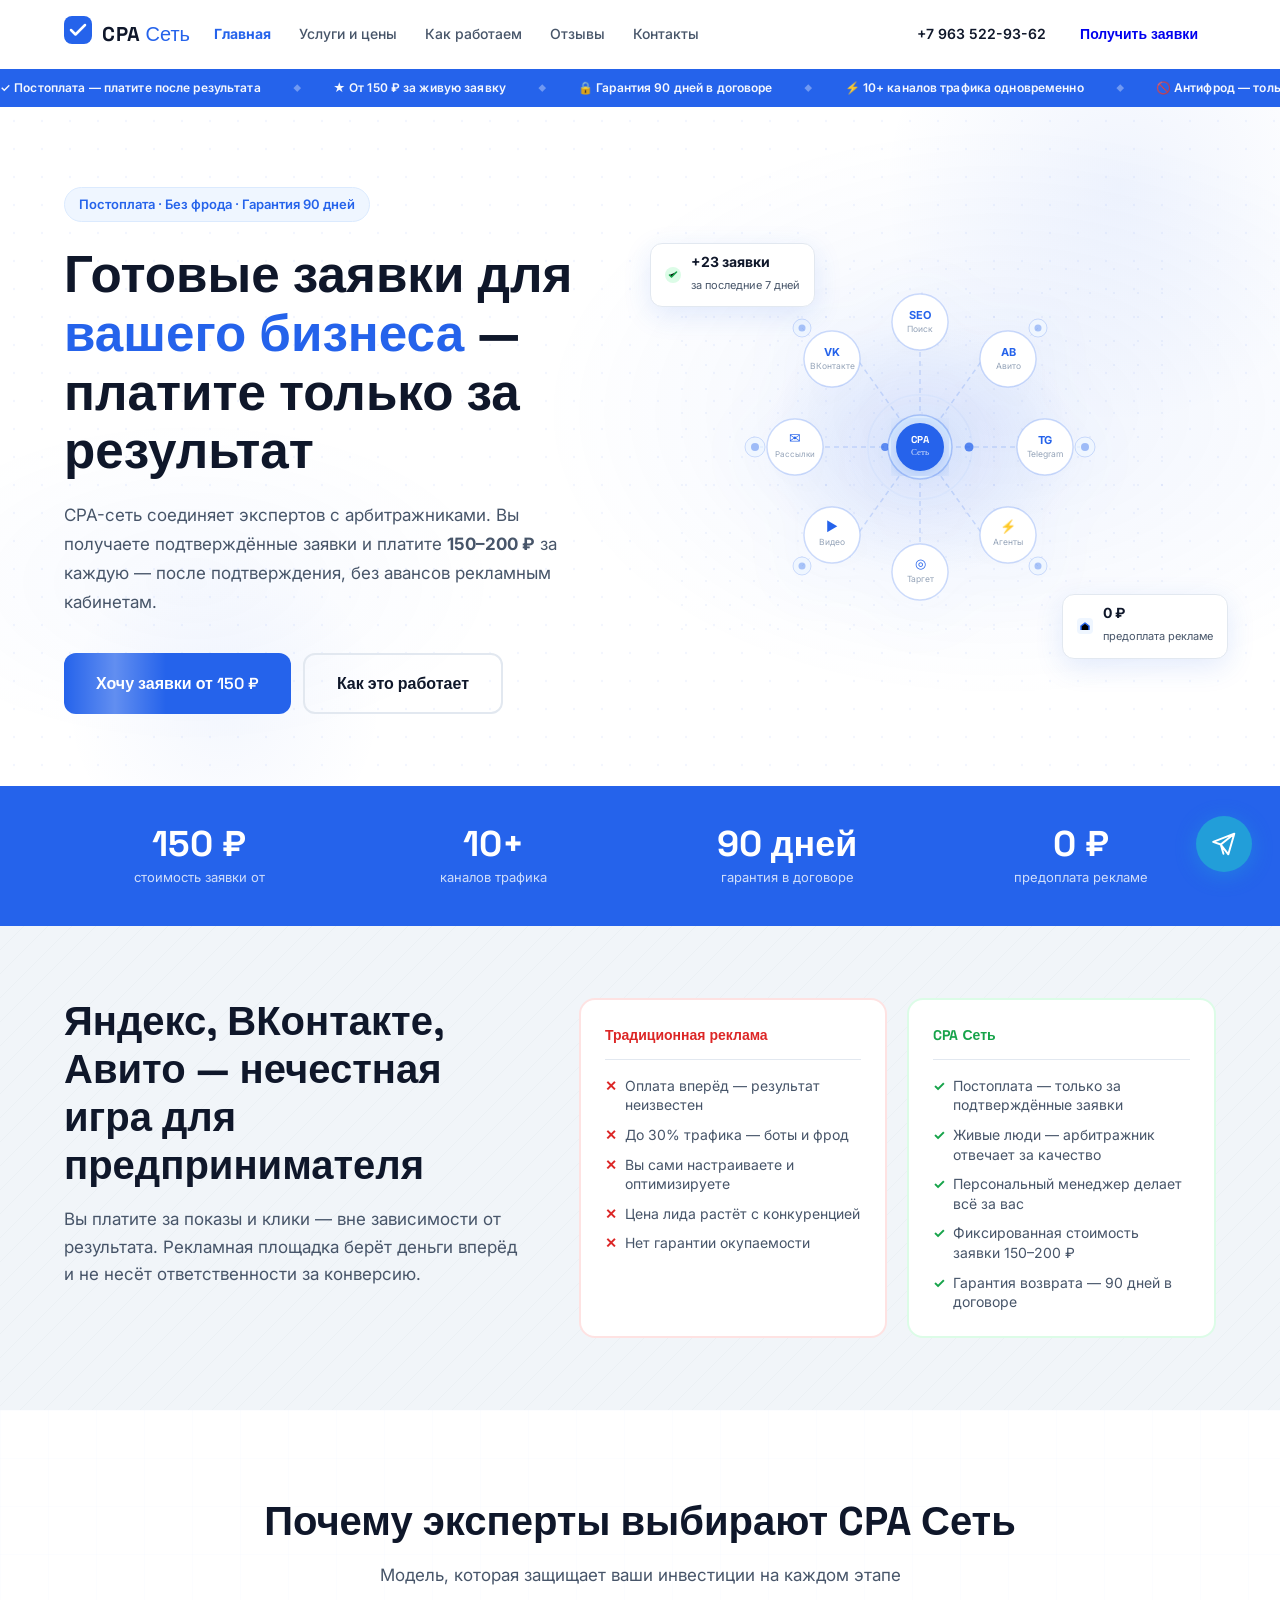
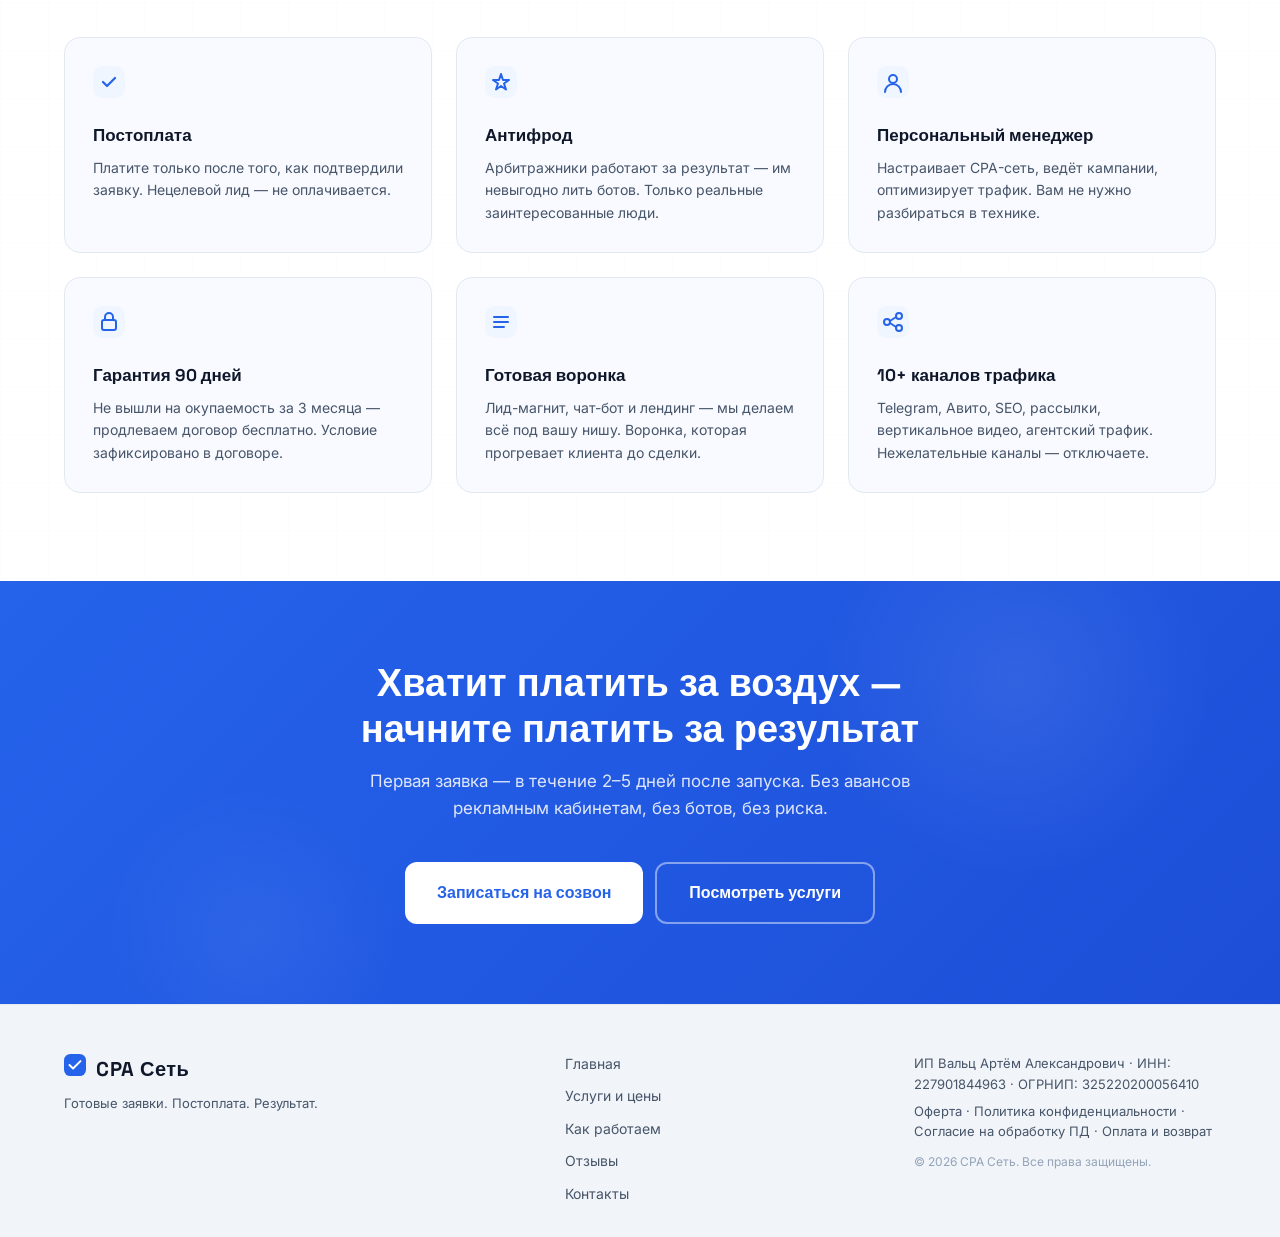
<file: index.html>
<!DOCTYPE html>
<html lang="ru">
<head>
  <meta charset="UTF-8">
  <meta name="viewport" content="width=device-width, initial-scale=1.0">
  <title>CPA Сеть — готовые заявки для экспертов. Постоплата</title>
  <meta name="description" content="CPA-сеть для экспертов-предпринимателей. Готовые заявки от 150 ₽, постоплата, гарантия 90 дней. Без авансов рекламным кабинетам, без ботов.">
  <link rel="preconnect" href="https://fonts.googleapis.com">
  <link rel="preconnect" href="https://fonts.gstatic.com" crossorigin>
  <link href="https://fonts.googleapis.com/css2?family=Inter:wght@400;500;600;700;800&family=Space+Grotesk:wght@500;600;700;800&display=swap" rel="stylesheet">
  <link rel="stylesheet" href="styles.css">
</head>
<body>

<!-- ===== HEADER ===== -->
<header class="header" id="header">
  <div class="container header__inner">
    <a href="index.html" class="logo">
      <span class="logo__icon">
        <svg width="28" height="28" viewBox="0 0 28 28" fill="none"><rect width="28" height="28" rx="8" fill="#2563EB"/><path d="M7 14l4.5 4.5L21 9" stroke="#fff" stroke-width="2.5" stroke-linecap="round" stroke-linejoin="round"/></svg>
      </span>
      <span class="logo__text">CPA<span class="logo__suffix"> Сеть</span></span>
    </a>
    <nav class="nav" id="nav">
      <a href="index.html" aria-current="page">Главная</a>
      <a href="services.html">Услуги и цены</a>
      <a href="how.html">Как работаем</a>
      <a href="reviews.html">Отзывы</a>
      <a href="contact.html">Контакты</a>
    </nav>
    <div class="header__right">
      <a href="tel:+79635229362" class="header__phone">+7 963 522-93-62</a>
      <a href="contact.html" class="btn btn--sm">Получить заявки</a>
    </div>
    <button class="burger" id="burger" aria-label="Меню">
      <span></span><span></span><span></span>
    </button>
  </div>
</header>

<!-- ===== TICKER ===== -->
<div class="ticker-wrap" aria-hidden="true">
  <div class="ticker-track">
    <div class="ticker-items" id="tickerItems">
      <span>✓&nbsp;Постоплата — платите после результата</span>
      <span class="ticker-dot">◆</span>
      <span>★&nbsp;От 150 ₽ за живую заявку</span>
      <span class="ticker-dot">◆</span>
      <span>🔒&nbsp;Гарантия 90 дней в договоре</span>
      <span class="ticker-dot">◆</span>
      <span>⚡&nbsp;10+ каналов трафика одновременно</span>
      <span class="ticker-dot">◆</span>
      <span>🚫&nbsp;Антифрод — только живые люди</span>
      <span class="ticker-dot">◆</span>
      <span>📊&nbsp;Встроенная CRM-система</span>
      <span class="ticker-dot">◆</span>
      <span>👤&nbsp;Персональный менеджер включён</span>
      <span class="ticker-dot">◆</span>
      <span>✓&nbsp;Постоплата — платите после результата</span>
      <span class="ticker-dot">◆</span>
      <span>★&nbsp;От 150 ₽ за живую заявку</span>
      <span class="ticker-dot">◆</span>
      <span>🔒&nbsp;Гарантия 90 дней в договоре</span>
      <span class="ticker-dot">◆</span>
      <span>⚡&nbsp;10+ каналов трафика одновременно</span>
      <span class="ticker-dot">◆</span>
      <span>🚫&nbsp;Антифрод — только живые люди</span>
      <span class="ticker-dot">◆</span>
      <span>📊&nbsp;Встроенная CRM-система</span>
      <span class="ticker-dot">◆</span>
      <span>👤&nbsp;Персональный менеджер включён</span>
      <span class="ticker-dot">◆</span>
    </div>
  </div>
</div>

<!-- ===== HERO ===== -->
<section class="hero" id="hero">
  <div class="container hero__inner">
    <div class="hero__content">
      <div class="hero__badge">Постоплата · Без фрода · Гарантия 90 дней</div>
      <h1 class="hero__title">Готовые заявки для<br><span class="accent">вашего бизнеса</span> —<br>платите только за результат</h1>
      <p class="hero__desc">CPA-сеть соединяет экспертов с арбитражниками. Вы получаете подтверждённые заявки и платите <strong>150–200 ₽</strong> за каждую — после подтверждения, без авансов рекламным кабинетам.</p>
      <div class="hero__cta">
        <a href="contact.html" class="btn btn--lg btn--primary">Хочу заявки от 150 ₽</a>
        <a href="how.html" class="btn btn--ghost btn--lg">Как это работает</a>
      </div>
    </div>

    <!-- ABSTRACT NETWORK ILLUSTRATION -->
    <div class="hero__art-wrap">
      <div class="hero-float hero-float--tl">
        <svg width="16" height="16" viewBox="0 0 16 16"><circle cx="8" cy="8" r="8" fill="#dcfce7"/><path d="M4.5 8l2 2 5-5" stroke="#16a34a" stroke-width="1.6" stroke-linecap="round" stroke-linejoin="round"/></svg>
        <div><strong>+23 заявки</strong><span>за последние 7 дней</span></div>
      </div>
      <div class="hero-float hero-float--br">
        <svg width="16" height="16" viewBox="0 0 16 16"><rect width="16" height="16" rx="4" fill="#eff6ff"/><path d="M4 12V8l4-3 4 3v4" stroke="#2563EB" stroke-width="1.5" stroke-linejoin="round"/></svg>
        <div><strong>0 ₽</strong><span>предоплата рекламе</span></div>
      </div>
      <!-- Network SVG -->
      <svg class="art-network" viewBox="0 0 500 380" fill="none" xmlns="http://www.w3.org/2000/svg">
        <defs>
          <pattern id="dotgrid" x="0" y="0" width="24" height="24" patternUnits="userSpaceOnUse">
            <circle cx="12" cy="12" r="1.1" fill="#2563EB" fill-opacity="0.07"/>
          </pattern>
          <radialGradient id="hubglow" cx="50%" cy="50%" r="50%">
            <stop offset="0%" stop-color="#2563EB" stop-opacity="0.13"/>
            <stop offset="100%" stop-color="#2563EB" stop-opacity="0"/>
          </radialGradient>
          <filter id="shadow-hub">
            <feDropShadow dx="0" dy="4" stdDeviation="12" flood-color="#2563EB" flood-opacity="0.35"/>
          </filter>
        </defs>

        <!-- Background dot grid -->
        <rect width="500" height="380" fill="url(#dotgrid)"/>

        <!-- Glow blob behind hub -->
        <ellipse cx="250" cy="190" rx="160" ry="130" fill="url(#hubglow)"/>

        <!-- ─── OUTER FAINT DOTS (client businesses) ─── -->
        <circle cx="415" cy="190" r="10" fill="#eff6ff" stroke="#2563EB" stroke-opacity="0.2" stroke-width="1"/>
        <circle cx="415" cy="190" r="4" fill="#2563EB" fill-opacity="0.4"/>
        <circle cx="368" cy="71" r="9" fill="#eff6ff" stroke="#2563EB" stroke-opacity="0.2" stroke-width="1"/>
        <circle cx="368" cy="71" r="3.5" fill="#2563EB" fill-opacity="0.35"/>
        <circle cx="368" cy="309" r="9" fill="#eff6ff" stroke="#2563EB" stroke-opacity="0.2" stroke-width="1"/>
        <circle cx="368" cy="309" r="3.5" fill="#2563EB" fill-opacity="0.35"/>
        <circle cx="85" cy="190" r="10" fill="#eff6ff" stroke="#2563EB" stroke-opacity="0.2" stroke-width="1"/>
        <circle cx="85" cy="190" r="4" fill="#2563EB" fill-opacity="0.4"/>
        <circle cx="132" cy="71" r="9" fill="#eff6ff" stroke="#2563EB" stroke-opacity="0.2" stroke-width="1"/>
        <circle cx="132" cy="71" r="3.5" fill="#2563EB" fill-opacity="0.35"/>
        <circle cx="132" cy="309" r="9" fill="#eff6ff" stroke="#2563EB" stroke-opacity="0.2" stroke-width="1"/>
        <circle cx="132" cy="309" r="3.5" fill="#2563EB" fill-opacity="0.35"/>

        <!-- ─── OUTER-TO-CHANNEL lines (thin, dashed) ─── -->
        <line x1="375" y1="190" x2="415" y2="190" stroke="#2563EB" stroke-opacity="0.1" stroke-width="1" stroke-dasharray="3 5"/>
        <line x1="338" y1="102" x2="368" y2="71" stroke="#2563EB" stroke-opacity="0.1" stroke-width="1" stroke-dasharray="3 5"/>
        <line x1="338" y1="278" x2="368" y2="309" stroke="#2563EB" stroke-opacity="0.1" stroke-width="1" stroke-dasharray="3 5"/>
        <line x1="125" y1="190" x2="85" y2="190" stroke="#2563EB" stroke-opacity="0.1" stroke-width="1" stroke-dasharray="3 5"/>
        <line x1="162" y1="102" x2="132" y2="71" stroke="#2563EB" stroke-opacity="0.1" stroke-width="1" stroke-dasharray="3 5"/>
        <line x1="162" y1="278" x2="132" y2="309" stroke="#2563EB" stroke-opacity="0.1" stroke-width="1" stroke-dasharray="3 5"/>

        <!-- ─── HUB-TO-CHANNEL connection lines ─── -->
        <line x1="250" y1="190" x2="345" y2="190" stroke="#2563EB" stroke-opacity="0.18" stroke-width="1.5" stroke-dasharray="5 4"/>
        <line x1="250" y1="190" x2="313" y2="102" stroke="#2563EB" stroke-opacity="0.18" stroke-width="1.5" stroke-dasharray="5 4"/>
        <line x1="250" y1="190" x2="250" y2="65" stroke="#2563EB" stroke-opacity="0.18" stroke-width="1.5" stroke-dasharray="5 4"/>
        <line x1="250" y1="190" x2="187" y2="102" stroke="#2563EB" stroke-opacity="0.18" stroke-width="1.5" stroke-dasharray="5 4"/>
        <line x1="250" y1="190" x2="155" y2="190" stroke="#2563EB" stroke-opacity="0.18" stroke-width="1.5" stroke-dasharray="5 4"/>
        <line x1="250" y1="190" x2="187" y2="278" stroke="#2563EB" stroke-opacity="0.18" stroke-width="1.5" stroke-dasharray="5 4"/>
        <line x1="250" y1="190" x2="250" y2="315" stroke="#2563EB" stroke-opacity="0.18" stroke-width="1.5" stroke-dasharray="5 4"/>
        <line x1="250" y1="190" x2="313" y2="278" stroke="#2563EB" stroke-opacity="0.18" stroke-width="1.5" stroke-dasharray="5 4"/>

        <!-- ─── CHANNEL NODES (r=28 circles) ─── -->
        <!-- Telegram (right) -->
        <circle cx="375" cy="190" r="28" fill="#fff" stroke="#2563EB" stroke-opacity="0.22" stroke-width="1.5"/>
        <text x="375" y="187" text-anchor="middle" fill="#2563EB" font-size="11" font-family="Inter" font-weight="700" letter-spacing="-0.3">TG</text>
        <text x="375" y="200" text-anchor="middle" fill="#94a3b8" font-size="8.5" font-family="Inter">Telegram</text>

        <!-- Авито (upper-right) -->
        <circle cx="338" cy="102" r="28" fill="#fff" stroke="#2563EB" stroke-opacity="0.22" stroke-width="1.5"/>
        <text x="338" y="99" text-anchor="middle" fill="#2563EB" font-size="11" font-family="Inter" font-weight="700">АВ</text>
        <text x="338" y="112" text-anchor="middle" fill="#94a3b8" font-size="8.5" font-family="Inter">Авито</text>

        <!-- SEO (top) -->
        <circle cx="250" cy="65" r="28" fill="#fff" stroke="#2563EB" stroke-opacity="0.22" stroke-width="1.5"/>
        <text x="250" y="62" text-anchor="middle" fill="#2563EB" font-size="11" font-family="Inter" font-weight="700">SEO</text>
        <text x="250" y="75" text-anchor="middle" fill="#94a3b8" font-size="8.5" font-family="Inter">Поиск</text>

        <!-- ВКонтакте (upper-left) -->
        <circle cx="162" cy="102" r="28" fill="#fff" stroke="#2563EB" stroke-opacity="0.22" stroke-width="1.5"/>
        <text x="162" y="99" text-anchor="middle" fill="#2563EB" font-size="11" font-family="Inter" font-weight="700">VK</text>
        <text x="162" y="112" text-anchor="middle" fill="#94a3b8" font-size="8.5" font-family="Inter">ВКонтакте</text>

        <!-- Рассылки (left) -->
        <circle cx="125" cy="190" r="28" fill="#fff" stroke="#2563EB" stroke-opacity="0.22" stroke-width="1.5"/>
        <text x="125" y="186" text-anchor="middle" fill="#2563EB" font-size="14" font-family="Inter">✉</text>
        <text x="125" y="200" text-anchor="middle" fill="#94a3b8" font-size="8" font-family="Inter">Рассылки</text>

        <!-- Видео (lower-left) -->
        <circle cx="162" cy="278" r="28" fill="#fff" stroke="#2563EB" stroke-opacity="0.22" stroke-width="1.5"/>
        <text x="162" y="274" text-anchor="middle" fill="#2563EB" font-size="13" font-family="Inter">▶</text>
        <text x="162" y="288" text-anchor="middle" fill="#94a3b8" font-size="8.5" font-family="Inter">Видео</text>

        <!-- Таргет (bottom) -->
        <circle cx="250" cy="315" r="28" fill="#fff" stroke="#2563EB" stroke-opacity="0.22" stroke-width="1.5"/>
        <text x="250" y="311" text-anchor="middle" fill="#2563EB" font-size="13" font-family="Inter">◎</text>
        <text x="250" y="325" text-anchor="middle" fill="#94a3b8" font-size="8.5" font-family="Inter">Таргет</text>

        <!-- Агенты (lower-right) -->
        <circle cx="338" cy="278" r="28" fill="#fff" stroke="#2563EB" stroke-opacity="0.22" stroke-width="1.5"/>
        <text x="338" y="274" text-anchor="middle" fill="#2563EB" font-size="13" font-family="Inter">⚡</text>
        <text x="338" y="288" text-anchor="middle" fill="#94a3b8" font-size="8.5" font-family="Inter">Агенты</text>

        <!-- ─── ANIMATED FLOW DOTS ─── -->
        <circle r="4.5" fill="#2563EB" fill-opacity="0.75">
          <animateMotion dur="3s" repeatCount="indefinite" path="M250,190 L347,190"/>
        </circle>
        <circle r="4" fill="#2563EB" fill-opacity="0.65">
          <animateMotion dur="3.4s" repeatCount="indefinite" begin="0.7s" path="M250,190 L315,104"/>
        </circle>
        <circle r="4" fill="#2563EB" fill-opacity="0.6">
          <animateMotion dur="2.8s" repeatCount="indefinite" begin="1.4s" path="M250,190 L250,67"/>
        </circle>
        <circle r="4" fill="#2563EB" fill-opacity="0.7">
          <animateMotion dur="3.1s" repeatCount="indefinite" begin="0.4s" path="M250,190 L153,190"/>
        </circle>
        <circle r="4" fill="#2563EB" fill-opacity="0.65">
          <animateMotion dur="3.6s" repeatCount="indefinite" begin="1.9s" path="M250,190 L315,276"/>
        </circle>

        <!-- ─── CENTER HUB with pulse rings ─── -->
        <circle cx="250" cy="190" r="58" fill="none" stroke="#2563EB" stroke-opacity="0.05" stroke-width="1.5">
          <animate attributeName="r" values="58;72;58" dur="3.5s" repeatCount="indefinite"/>
          <animate attributeName="stroke-opacity" values="0.05;0;0.05" dur="3.5s" repeatCount="indefinite"/>
        </circle>
        <circle cx="250" cy="190" r="44" fill="none" stroke="#2563EB" stroke-opacity="0.09" stroke-width="1.5">
          <animate attributeName="r" values="44;58;44" dur="3.5s" begin="0.5s" repeatCount="indefinite"/>
          <animate attributeName="stroke-opacity" values="0.09;0;0.09" dur="3.5s" begin="0.5s" repeatCount="indefinite"/>
        </circle>
        <circle cx="250" cy="190" r="32" fill="#dbeafe" stroke="#2563EB" stroke-opacity="0.3" stroke-width="1.5"/>
        <circle cx="250" cy="190" r="24" fill="#2563EB" filter="url(#shadow-hub)"/>
        <text x="250" y="186" text-anchor="middle" fill="#fff" font-size="10" font-family="Space Grotesk" font-weight="800" letter-spacing="0.3">CPA</text>
        <text x="250" y="198" text-anchor="middle" fill="rgba(255,255,255,0.82)" font-size="9" font-family="Space Grotesk">Сеть</text>
      </svg>
    </div>
  </div>
</section>

<!-- ===== METRICS BAR ===== -->
<div class="metrics-bar">
  <div class="container metrics-bar__grid">
    <div class="metrics-bar__item">
      <div class="metrics-bar__num"><span data-target="150">0</span> ₽</div>
      <div class="metrics-bar__label">стоимость заявки от</div>
    </div>
    <div class="metrics-bar__item">
      <div class="metrics-bar__num"><span data-target="10">0</span>+</div>
      <div class="metrics-bar__label">каналов трафика</div>
    </div>
    <div class="metrics-bar__item">
      <div class="metrics-bar__num"><span data-target="90">0</span> дней</div>
      <div class="metrics-bar__label">гарантия в договоре</div>
    </div>
    <div class="metrics-bar__item">
      <div class="metrics-bar__num">0 ₽</div>
      <div class="metrics-bar__label">предоплата рекламе</div>
    </div>
  </div>
</div>

<!-- ===== ПРОБЛЕМА ===== -->
<section class="problem">
  <div class="container">
    <div class="problem__inner">
      <div class="problem__left">
        <h2 class="section-title">Яндекс, ВКонтакте, Авито — нечестная игра для предпринимателя</h2>
        <p class="section-sub">Вы платите за показы и клики — вне зависимости от результата. Рекламная площадка берёт деньги вперёд и не несёт ответственности за конверсию.</p>
      </div>
      <div class="problem__cards">
        <div class="problem-card problem-card--bad">
          <div class="problem-card__label">Традиционная реклама</div>
          <ul class="problem-list">
            <li><span class="x">✕</span> Оплата вперёд — результат неизвестен</li>
            <li><span class="x">✕</span> До 30% трафика — боты и фрод</li>
            <li><span class="x">✕</span> Вы сами настраиваете и оптимизируете</li>
            <li><span class="x">✕</span> Цена лида растёт с конкуренцией</li>
            <li><span class="x">✕</span> Нет гарантии окупаемости</li>
          </ul>
        </div>
        <div class="problem-card problem-card--good">
          <div class="problem-card__label">CPA Сеть</div>
          <ul class="problem-list">
            <li><span class="check">✓</span> Постоплата — только за подтверждённые заявки</li>
            <li><span class="check">✓</span> Живые люди — арбитражник отвечает за качество</li>
            <li><span class="check">✓</span> Персональный менеджер делает всё за вас</li>
            <li><span class="check">✓</span> Фиксированная стоимость заявки 150–200 ₽</li>
            <li><span class="check">✓</span> Гарантия возврата — 90 дней в договоре</li>
          </ul>
        </div>
      </div>
    </div>
  </div>
</section>

<!-- ===== ПРЕИМУЩЕСТВА ===== -->
<section class="advantages" id="advantages">
  <div class="container">
    <h2 class="section-title section-title--center">Почему эксперты выбирают CPA Сеть</h2>
    <p class="section-sub section-sub--center">Модель, которая защищает ваши инвестиции на каждом этапе</p>
    <div class="adv-grid">
      <div class="adv">
        <div class="adv__icon"><svg width="32" height="32" viewBox="0 0 32 32" fill="none"><rect width="32" height="32" rx="10" fill="#eff6ff"/><path d="M10 16l4 4 8-8" stroke="#2563EB" stroke-width="2.2" stroke-linecap="round" stroke-linejoin="round"/></svg></div>
        <h3 class="adv__title">Постоплата</h3>
        <p class="adv__desc">Платите только после того, как подтвердили заявку. Нецелевой лид — не оплачивается.</p>
      </div>
      <div class="adv">
        <div class="adv__icon"><svg width="32" height="32" viewBox="0 0 32 32" fill="none"><rect width="32" height="32" rx="10" fill="#eff6ff"/><path d="M16 8l2 6h6l-5 3.5 2 6L16 20l-5 3.5 2-6L8 14h6l2-6z" stroke="#2563EB" stroke-width="2" stroke-linejoin="round"/></svg></div>
        <h3 class="adv__title">Антифрод</h3>
        <p class="adv__desc">Арбитражники работают за результат — им невыгодно лить ботов. Только реальные заинтересованные люди.</p>
      </div>
      <div class="adv">
        <div class="adv__icon"><svg width="32" height="32" viewBox="0 0 32 32" fill="none"><rect width="32" height="32" rx="10" fill="#eff6ff"/><circle cx="16" cy="13" r="4" stroke="#2563EB" stroke-width="2"/><path d="M8 26c0-4.4 3.6-8 8-8s8 3.6 8 8" stroke="#2563EB" stroke-width="2" stroke-linecap="round"/></svg></div>
        <h3 class="adv__title">Персональный менеджер</h3>
        <p class="adv__desc">Настраивает CPA-сеть, ведёт кампании, оптимизирует трафик. Вам не нужно разбираться в технике.</p>
      </div>
      <div class="adv">
        <div class="adv__icon"><svg width="32" height="32" viewBox="0 0 32 32" fill="none"><rect width="32" height="32" rx="10" fill="#eff6ff"/><rect x="9" y="14" width="14" height="10" rx="2" stroke="#2563EB" stroke-width="2"/><path d="M12 14v-3a4 4 0 018 0v3" stroke="#2563EB" stroke-width="2" stroke-linecap="round"/></svg></div>
        <h3 class="adv__title">Гарантия 90 дней</h3>
        <p class="adv__desc">Не вышли на окупаемость за 3 месяца — продлеваем договор бесплатно. Условие зафиксировано в договоре.</p>
      </div>
      <div class="adv">
        <div class="adv__icon"><svg width="32" height="32" viewBox="0 0 32 32" fill="none"><rect width="32" height="32" rx="10" fill="#eff6ff"/><path d="M9 16h14M9 11h14M9 21h10" stroke="#2563EB" stroke-width="2" stroke-linecap="round"/></svg></div>
        <h3 class="adv__title">Готовая воронка</h3>
        <p class="adv__desc">Лид-магнит, чат-бот и лендинг — мы делаем всё под вашу нишу. Воронка, которая прогревает клиента до сделки.</p>
      </div>
      <div class="adv">
        <div class="adv__icon"><svg width="32" height="32" viewBox="0 0 32 32" fill="none"><rect width="32" height="32" rx="10" fill="#eff6ff"/><circle cx="10" cy="16" r="3" stroke="#2563EB" stroke-width="2"/><circle cx="22" cy="10" r="3" stroke="#2563EB" stroke-width="2"/><circle cx="22" cy="22" r="3" stroke="#2563EB" stroke-width="2"/><path d="M13 15l6-4M13 17l6 4" stroke="#2563EB" stroke-width="1.8"/></svg></div>
        <h3 class="adv__title">10+ каналов трафика</h3>
        <p class="adv__desc">Telegram, Авито, SEO, рассылки, вертикальное видео, агентский трафик. Нежелательные каналы — отключаете.</p>
      </div>
    </div>
  </div>
</section>

<!-- ===== CTA BANNER ===== -->
<section class="cta-banner">
  <div class="container cta-banner__inner">
    <div class="cta-banner__title">Хватит платить за воздух —<br>начните платить за результат</div>
    <p class="cta-banner__desc">Первая заявка — в течение 2–5 дней после запуска. Без авансов рекламным кабинетам, без ботов, без риска.</p>
    <div class="cta-banner__btns">
      <a href="contact.html" class="btn btn--lg btn--white">Записаться на созвон</a>
      <a href="services.html" class="btn btn--lg btn--ghost-white">Посмотреть услуги</a>
    </div>
  </div>
</section>

<!-- ===== FOOTER ===== -->
<footer class="footer">
  <div class="container footer__inner">
    <div class="footer__logo">
      <a href="index.html" class="logo">
        <span class="logo__icon"><svg width="22" height="22" viewBox="0 0 28 28" fill="none"><rect width="28" height="28" rx="8" fill="#2563EB"/><path d="M7 14l4.5 4.5L21 9" stroke="#fff" stroke-width="2.5" stroke-linecap="round" stroke-linejoin="round"/></svg></span>
        <span class="logo__text">CPA Сеть</span>
      </a>
      <p class="footer__tagline">Готовые заявки. Постоплата. Результат.</p>
    </div>
    <nav class="footer__nav">
      <a href="index.html">Главная</a>
      <a href="services.html">Услуги и цены</a>
      <a href="how.html">Как работаем</a>
      <a href="reviews.html">Отзывы</a>
      <a href="contact.html">Контакты</a>
    </nav>
    <div class="footer__legal">
      <p>ИП Вальц Артём Александрович · ИНН: 227901844963 · ОГРНИП: 325220200056410</p>
      <p class="footer__legal-links"><a href="oferta.html">Оферта</a> · <a href="privacy.html">Политика конфиденциальности</a> · <a href="consent.html">Согласие на обработку ПД</a> · <a href="payment.html">Оплата и возврат</a></p>
      <p class="footer__copy">© <span id="year"></span> CPA Сеть. Все права защищены.</p>
    </div>
  </div>
</footer>

<a href="https://t.me/artem_tele2" class="fab" target="_blank" rel="noopener" title="Написать в Telegram">
  <svg width="26" height="26" viewBox="0 0 24 24" fill="none"><path d="M21.5 2.5L2 10l7 2.5M21.5 2.5l-5.5 19-7-9M21.5 2.5L9 12.5m0 0L11.5 21" stroke="#fff" stroke-width="1.8" stroke-linecap="round" stroke-linejoin="round"/></svg>
</a>

<script src="script.js"></script>
</body>
</html>
</file>
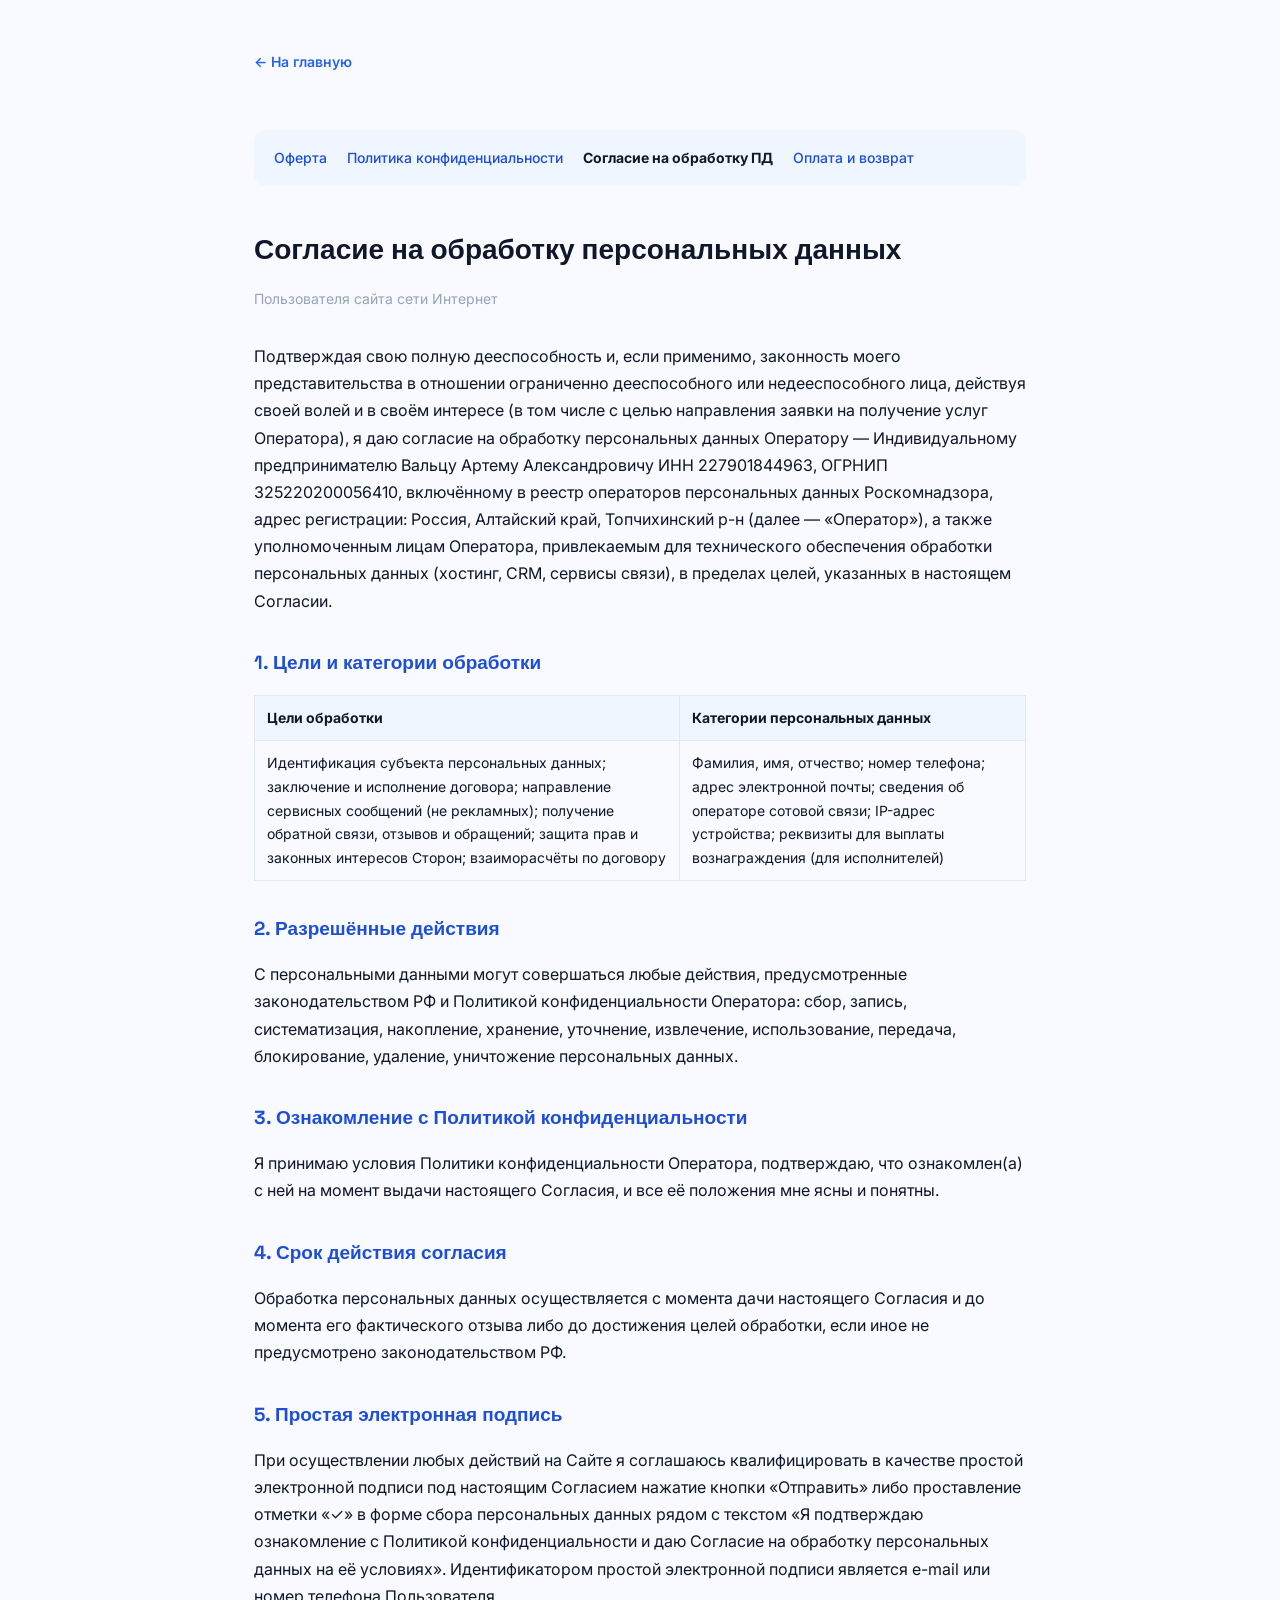
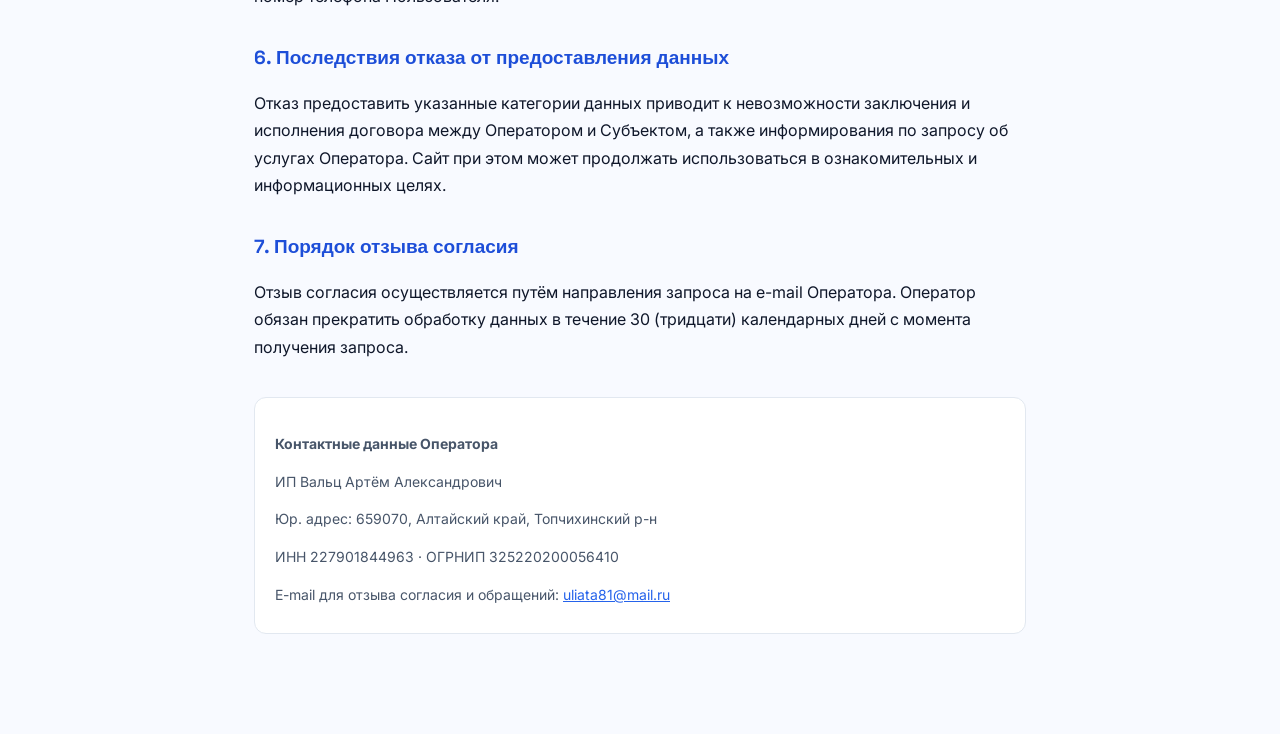
<file: consent.html>
<!DOCTYPE html>
<html lang="ru">
<head>
<meta charset="UTF-8">
<meta name="viewport" content="width=device-width, initial-scale=1.0">
<title>Согласие на обработку персональных данных — CPA Сеть</title>
<link rel="preconnect" href="https://fonts.googleapis.com">
<link href="https://fonts.googleapis.com/css2?family=Inter:wght@400;500;600;700&family=Space+Grotesk:wght@600;700&display=swap" rel="stylesheet">
<link rel="stylesheet" href="legal.css">
</head>
<body>
<a href="index.html" class="back">← На главную</a>
<div class="legal-nav">
  <a href="oferta.html">Оферта</a>
  <a href="privacy.html">Политика конфиденциальности</a>
  <a href="consent.html" class="active">Согласие на обработку ПД</a>
  <a href="payment.html">Оплата и возврат</a>
</div>

<h1>Согласие на обработку персональных данных</h1>
<p class="subtitle">Пользователя сайта сети Интернет</p>

<p>Подтверждая свою полную дееспособность и, если применимо, законность моего представительства в отношении ограниченно дееспособного или недееспособного лица, действуя своей волей и в своём интересе (в том числе с целью направления заявки на получение услуг Оператора), я даю согласие на обработку персональных данных Оператору — Индивидуальному предпринимателю Вальцу Артему Александровичу ИНН 227901844963, ОГРНИП 325220200056410, включённому в реестр операторов персональных данных Роскомнадзора, адрес регистрации: Россия, Алтайский край, Топчихинский р-н (далее — «Оператор»), а также уполномоченным лицам Оператора, привлекаемым для технического обеспечения обработки персональных данных (хостинг, CRM, сервисы связи), в пределах целей, указанных в настоящем Согласии.</p>

<h2>1. Цели и категории обработки</h2>
<table>
  <tr><th>Цели обработки</th><th>Категории персональных данных</th></tr>
  <tr>
    <td>Идентификация субъекта персональных данных; заключение и исполнение договора; направление сервисных сообщений (не рекламных); получение обратной связи, отзывов и обращений; защита прав и законных интересов Сторон; взаиморасчёты по договору</td>
    <td>Фамилия, имя, отчество; номер телефона; адрес электронной почты; сведения об операторе сотовой связи; IP-адрес устройства; реквизиты для выплаты вознаграждения (для исполнителей)</td>
  </tr>
</table>

<h2>2. Разрешённые действия</h2>
<p>С персональными данными могут совершаться любые действия, предусмотренные законодательством РФ и Политикой конфиденциальности Оператора: сбор, запись, систематизация, накопление, хранение, уточнение, извлечение, использование, передача, блокирование, удаление, уничтожение персональных данных.</p>

<h2>3. Ознакомление с Политикой конфиденциальности</h2>
<p>Я принимаю условия Политики конфиденциальности Оператора, подтверждаю, что ознакомлен(а) с ней на момент выдачи настоящего Согласия, и все её положения мне ясны и понятны.</p>

<h2>4. Срок действия согласия</h2>
<p>Обработка персональных данных осуществляется с момента дачи настоящего Согласия и до момента его фактического отзыва либо до достижения целей обработки, если иное не предусмотрено законодательством РФ.</p>

<h2>5. Простая электронная подпись</h2>
<p>При осуществлении любых действий на Сайте я соглашаюсь квалифицировать в качестве простой электронной подписи под настоящим Согласием нажатие кнопки «Отправить» либо проставление отметки «✓» в форме сбора персональных данных рядом с текстом «Я подтверждаю ознакомление с Политикой конфиденциальности и даю Согласие на обработку персональных данных на её условиях». Идентификатором простой электронной подписи является e-mail или номер телефона Пользователя.</p>

<h2>6. Последствия отказа от предоставления данных</h2>
<p>Отказ предоставить указанные категории данных приводит к невозможности заключения и исполнения договора между Оператором и Субъектом, а также информирования по запросу об услугах Оператора. Сайт при этом может продолжать использоваться в ознакомительных и информационных целях.</p>

<h2>7. Порядок отзыва согласия</h2>
<p>Отзыв согласия осуществляется путём направления запроса на e-mail Оператора. Оператор обязан прекратить обработку данных в течение 30 (тридцати) календарных дней с момента получения запроса.</p>

<div class="requisites">
  <p><strong>Контактные данные Оператора</strong></p>
  <p>ИП Вальц Артём Александрович</p>
  <p>Юр. адрес: 659070, Алтайский край, Топчихинский р-н</p>
  <p>ИНН 227901844963 · ОГРНИП 325220200056410</p>
  <p>E-mail для отзыва согласия и обращений: <a href="mailto:uliata81@mail.ru">uliata81@mail.ru</a></p>
</div>

</body>
</html>
</file>
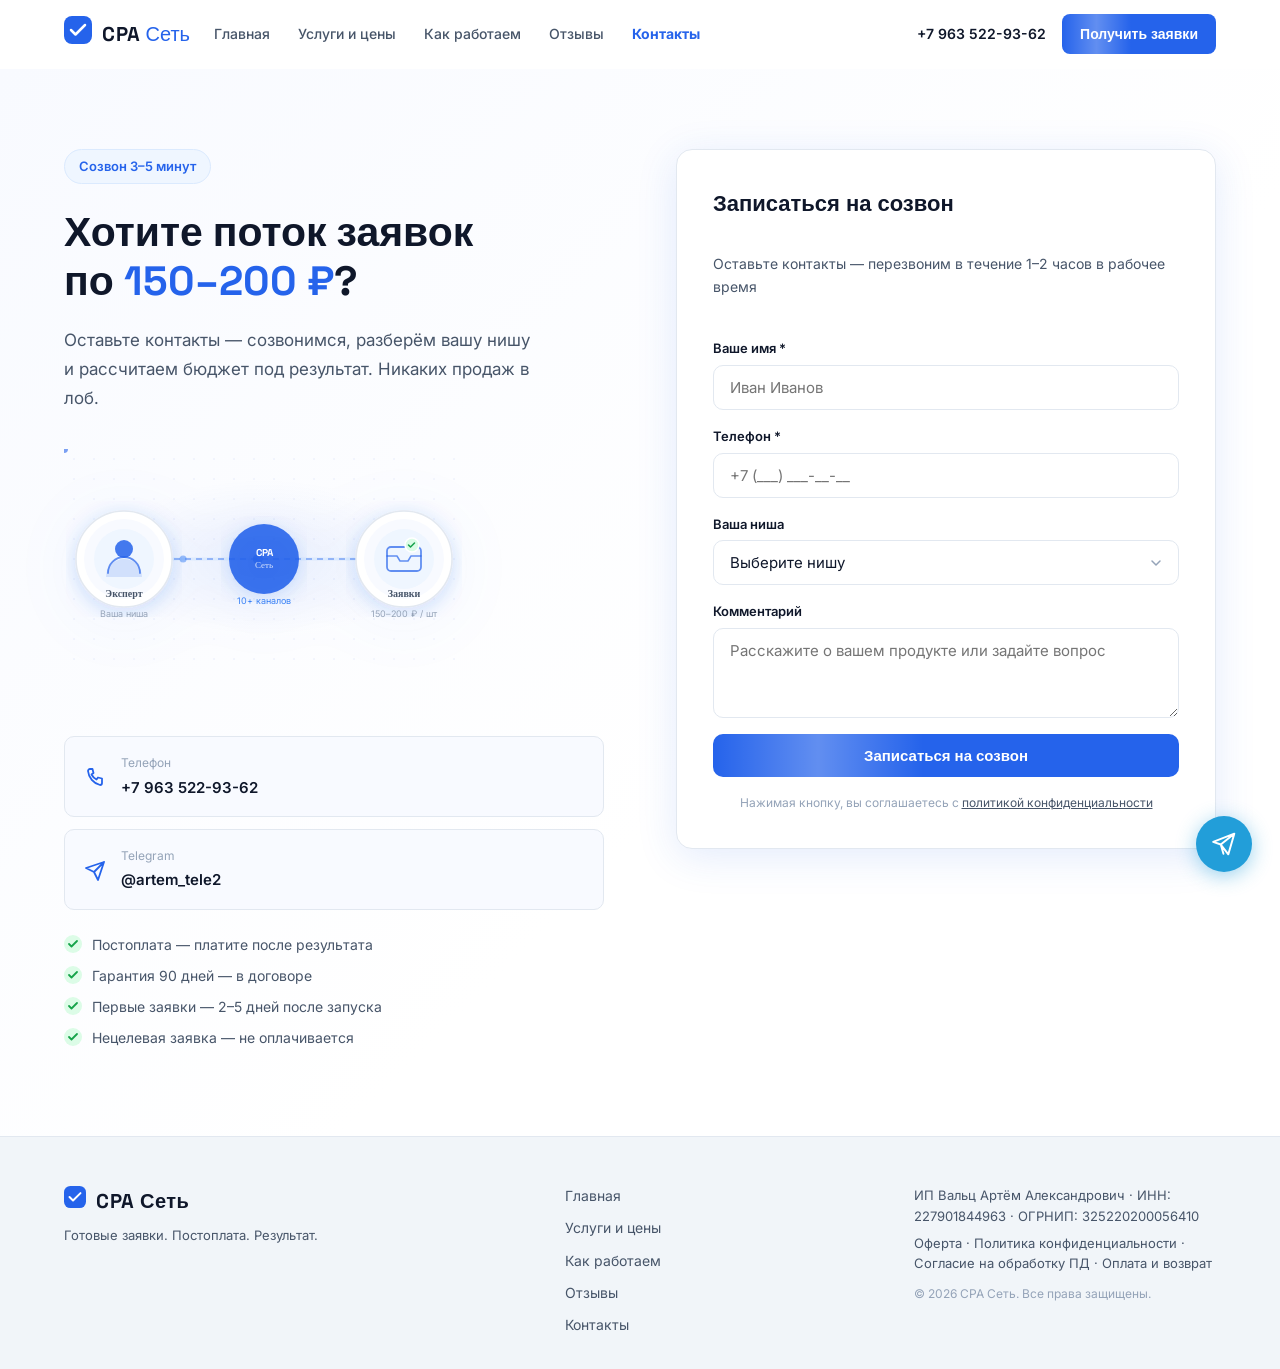
<file: contact.html>
<!DOCTYPE html>
<html lang="ru">
<head>
  <meta charset="UTF-8">
  <meta name="viewport" content="width=device-width, initial-scale=1.0">
  <title>Контакты — CPA Сеть</title>
  <meta name="description" content="Запишитесь на созвон — разберём вашу нишу и рассчитаем бюджет под результат. Занимает 3–5 минут.">
  <link rel="preconnect" href="https://fonts.googleapis.com">
  <link rel="preconnect" href="https://fonts.gstatic.com" crossorigin>
  <link href="https://fonts.googleapis.com/css2?family=Inter:wght@400;500;600;700;800&family=Space+Grotesk:wght@500;600;700;800&display=swap" rel="stylesheet">
  <link rel="stylesheet" href="styles.css">
</head>
<body>

<header class="header" id="header">
  <div class="container header__inner">
    <a href="index.html" class="logo">
      <span class="logo__icon"><svg width="28" height="28" viewBox="0 0 28 28" fill="none"><rect width="28" height="28" rx="8" fill="#2563EB"/><path d="M7 14l4.5 4.5L21 9" stroke="#fff" stroke-width="2.5" stroke-linecap="round" stroke-linejoin="round"/></svg></span>
      <span class="logo__text">CPA<span class="logo__suffix"> Сеть</span></span>
    </a>
    <nav class="nav" id="nav">
      <a href="index.html">Главная</a>
      <a href="services.html">Услуги и цены</a>
      <a href="how.html">Как работаем</a>
      <a href="reviews.html">Отзывы</a>
      <a href="contact.html" aria-current="page">Контакты</a>
    </nav>
    <div class="header__right">
      <a href="tel:+79635229362" class="header__phone">+7 963 522-93-62</a>
      <a href="contact.html" class="btn btn--sm btn--primary">Получить заявки</a>
    </div>
    <button class="burger" id="burger" aria-label="Меню"><span></span><span></span><span></span></button>
  </div>
</header>

<!-- ===== CONTACT SECTION ===== -->
<section class="contact-page">
  <div class="container">
    <div class="contact-page__inner">

      <!-- LEFT: info + illustration -->
      <div class="contact-page__info">
        <div class="page-hero__badge" style="margin-bottom:24px">Созвон 3–5 минут</div>
        <h1 class="contact-page__title">Хотите поток заявок<br>по <span class="accent">150–200 ₽</span>?</h1>
        <p class="contact-page__desc">Оставьте контакты — созвонимся, разберём вашу нишу и рассчитаем бюджет под результат. Никаких продаж в лоб.</p>

        <!-- Abstract connection illustration -->
        <svg class="art-connect" viewBox="0 0 400 220" fill="none" xmlns="http://www.w3.org/2000/svg">
          <defs>
            <pattern id="conn-dots" x="0" y="0" width="20" height="20" patternUnits="userSpaceOnUse">
              <circle cx="10" cy="10" r="0.9" fill="#2563EB" fill-opacity="0.07"/>
            </pattern>
            <radialGradient id="conn-glow" cx="50%" cy="50%" r="50%">
              <stop offset="0%" stop-color="#2563EB" stop-opacity="0.08"/>
              <stop offset="100%" stop-color="#2563EB" stop-opacity="0"/>
            </radialGradient>
            <filter id="conn-shadow">
              <feDropShadow dx="0" dy="4" stdDeviation="10" flood-color="#2563EB" flood-opacity="0.18"/>
            </filter>
          </defs>

          <rect width="400" height="220" fill="url(#conn-dots)"/>
          <ellipse cx="200" cy="110" rx="160" ry="80" fill="url(#conn-glow)"/>

          <!-- Connection bridge line -->
          <line x1="88" y1="110" x2="312" y2="110" stroke="#dbeafe" stroke-width="3"/>
          <line x1="88" y1="110" x2="312" y2="110" stroke="#2563EB" stroke-width="2" stroke-dasharray="6 5" stroke-opacity="0.4"/>

          <!-- Animated particles on bridge -->
          <circle r="5" fill="#2563EB" fill-opacity="0.65">
            <animateMotion dur="2.4s" repeatCount="indefinite" path="M88,110 L312,110"/>
          </circle>
          <circle r="3.5" fill="#3b82f6" fill-opacity="0.5">
            <animateMotion dur="2.4s" repeatCount="indefinite" begin="0.8s" path="M88,110 L312,110"/>
          </circle>
          <circle r="4" fill="#2563EB" fill-opacity="0.6">
            <animateMotion dur="2.4s" repeatCount="indefinite" begin="1.6s" path="M88,110 L312,110"/>
          </circle>

          <!-- LEFT node: Expert -->
          <circle cx="60" cy="110" r="48" fill="white" stroke="#e2e8f0" stroke-width="1.5" filter="url(#conn-shadow)"/>
          <circle cx="60" cy="110" r="40" fill="#f8faff"/>
          <circle cx="60" cy="110" r="30" fill="#eff6ff"/>
          <!-- Person icon -->
          <circle cx="60" cy="100" r="9" fill="#2563EB" fill-opacity="0.85"/>
          <path d="M42 128c0-9.9 8.1-18 18-18s18 8.1 18 18" fill="#2563EB" fill-opacity="0.15"/>
          <path d="M44 124c0-8.8 7.2-16 16-16s16 7.2 16 16" stroke="#2563EB" stroke-width="1.8" stroke-linecap="round" fill="none" stroke-opacity="0.7"/>
          <text x="60" y="148" text-anchor="middle" fill="#475569" font-size="10" font-family="Space Grotesk" font-weight="700">Эксперт</text>

          <!-- CENTER node: CPA Сеть -->
          <circle cx="200" cy="110" r="32" fill="#2563EB" filter="url(#conn-shadow)">
            <animate attributeName="r" values="32;36;32" dur="3s" repeatCount="indefinite"/>
            <animate attributeName="fill-opacity" values="1;0.85;1" dur="3s" repeatCount="indefinite"/>
          </circle>
          <text x="200" y="107" text-anchor="middle" fill="white" font-size="10" font-family="Space Grotesk" font-weight="800">CPA</text>
          <text x="200" y="119" text-anchor="middle" fill="rgba(255,255,255,0.82)" font-size="9" font-family="Space Grotesk">Сеть</text>

          <!-- RIGHT node: Заявки -->
          <circle cx="340" cy="110" r="48" fill="white" stroke="#e2e8f0" stroke-width="1.5" filter="url(#conn-shadow)"/>
          <circle cx="340" cy="110" r="40" fill="#f8faff"/>
          <circle cx="340" cy="110" r="30" fill="#eff6ff"/>
          <!-- Inbox icon -->
          <rect x="323" y="98" width="34" height="24" rx="4" stroke="#2563EB" stroke-width="1.8" fill="none" stroke-opacity="0.7"/>
          <path d="M323 107h10l3 5h8l3-5h10" stroke="#2563EB" stroke-width="1.5" stroke-linecap="round" stroke-linejoin="round" fill="none" stroke-opacity="0.7"/>
          <!-- check badge -->
          <circle cx="348" cy="96" r="7" fill="#dcfce7" stroke="white" stroke-width="1.5"/>
          <path d="M344.5 96l2 2 4-4" stroke="#16a34a" stroke-width="1.5" stroke-linecap="round" stroke-linejoin="round"/>
          <text x="340" y="148" text-anchor="middle" fill="#475569" font-size="10" font-family="Space Grotesk" font-weight="700">Заявки</text>

          <!-- Labels under nodes -->
          <text x="60" y="168" text-anchor="middle" fill="#94a3b8" font-size="9" font-family="Inter">Ваша ниша</text>
          <text x="200" y="155" text-anchor="middle" fill="#3b82f6" font-size="9" font-family="Inter">10+ каналов</text>
          <text x="340" y="168" text-anchor="middle" fill="#94a3b8" font-size="9" font-family="Inter">150–200 ₽ / шт</text>
        </svg>

        <div class="contact-cards">
          <div class="contact-card">
            <svg width="22" height="22" viewBox="0 0 22 22" fill="none"><path d="M3 5a2 2 0 012-2h2.5l1 4-2 1.5a12 12 0 005 5l1.5-2 4 1V17a2 2 0 01-2 2A16 16 0 013 5z" stroke="#2563EB" stroke-width="1.8" stroke-linejoin="round"/></svg>
            <div>
              <div class="contact-card__label">Телефон</div>
              <a href="tel:+79635229362" class="contact-card__val">+7 963 522-93-62</a>
            </div>
          </div>
          <div class="contact-card">
            <svg width="22" height="22" viewBox="0 0 22 22" fill="none"><path d="M19 3L9 13M19 3l-6 18-4-8-8-4 18-6z" stroke="#2563EB" stroke-width="1.8" stroke-linecap="round" stroke-linejoin="round"/></svg>
            <div>
              <div class="contact-card__label">Telegram</div>
              <a href="https://t.me/artem_tele2" class="contact-card__val">@artem_tele2</a>
            </div>
          </div>
        </div>

        <!-- Trust badges -->
        <div class="trust-badges">
          <div class="trust-badge">
            <svg width="18" height="18" viewBox="0 0 18 18" fill="none"><circle cx="9" cy="9" r="9" fill="#dcfce7"/><path d="M5 9l2.5 2.5L13 6" stroke="#16a34a" stroke-width="1.8" stroke-linecap="round" stroke-linejoin="round"/></svg>
            <span>Постоплата — платите после результата</span>
          </div>
          <div class="trust-badge">
            <svg width="18" height="18" viewBox="0 0 18 18" fill="none"><circle cx="9" cy="9" r="9" fill="#dcfce7"/><path d="M5 9l2.5 2.5L13 6" stroke="#16a34a" stroke-width="1.8" stroke-linecap="round" stroke-linejoin="round"/></svg>
            <span>Гарантия 90 дней — в договоре</span>
          </div>
          <div class="trust-badge">
            <svg width="18" height="18" viewBox="0 0 18 18" fill="none"><circle cx="9" cy="9" r="9" fill="#dcfce7"/><path d="M5 9l2.5 2.5L13 6" stroke="#16a34a" stroke-width="1.8" stroke-linecap="round" stroke-linejoin="round"/></svg>
            <span>Первые заявки — 2–5 дней после запуска</span>
          </div>
          <div class="trust-badge">
            <svg width="18" height="18" viewBox="0 0 18 18" fill="none"><circle cx="9" cy="9" r="9" fill="#dcfce7"/><path d="M5 9l2.5 2.5L13 6" stroke="#16a34a" stroke-width="1.8" stroke-linecap="round" stroke-linejoin="round"/></svg>
            <span>Нецелевая заявка — не оплачивается</span>
          </div>
        </div>
      </div>

      <!-- RIGHT: form -->
      <div class="form-wrap">
        <form class="form" id="leadForm" novalidate>
          <h3 class="form__title">Записаться на созвон</h3>
          <p style="font-size:14px;color:#475569;margin-bottom:24px;margin-top:-8px">Оставьте контакты — перезвоним в течение 1–2 часов в рабочее время</p>
          <input type="text" name="_gotcha" style="display:none" tabindex="-1" autocomplete="off">
          <div class="form__group">
            <label class="form__label">Ваше имя *</label>
            <input type="text" name="name" class="form__input" placeholder="Иван Иванов" required>
          </div>
          <div class="form__group">
            <label class="form__label">Телефон *</label>
            <input type="tel" name="phone" class="form__input" placeholder="+7 (___) ___-__-__" required>
          </div>
          <div class="form__group">
            <label class="form__label">Ваша ниша</label>
            <select name="niche" class="form__input form__select">
              <option value="">Выберите нишу</option>
              <option>Психология / коучинг</option>
              <option>Юриспруденция / банкротство</option>
              <option>Недвижимость</option>
              <option>Кредитование / финансы</option>
              <option>Кухни / мебель на заказ</option>
              <option>Digital / IT услуги</option>
              <option>Медицина / здоровье</option>
              <option>Другое</option>
            </select>
          </div>
          <div class="form__group">
            <label class="form__label">Комментарий</label>
            <textarea name="comment" class="form__input form__textarea" placeholder="Расскажите о вашем продукте или задайте вопрос"></textarea>
          </div>
          <button type="submit" class="btn btn--primary btn--full">Записаться на созвон</button>
          <p class="form__privacy">Нажимая кнопку, вы соглашаетесь с <a href="#">политикой конфиденциальности</a></p>
        </form>
      </div>

    </div>
  </div>
</section>

<footer class="footer">
  <div class="container footer__inner">
    <div class="footer__logo">
      <a href="index.html" class="logo">
        <span class="logo__icon"><svg width="22" height="22" viewBox="0 0 28 28" fill="none"><rect width="28" height="28" rx="8" fill="#2563EB"/><path d="M7 14l4.5 4.5L21 9" stroke="#fff" stroke-width="2.5" stroke-linecap="round" stroke-linejoin="round"/></svg></span>
        <span class="logo__text">CPA Сеть</span>
      </a>
      <p class="footer__tagline">Готовые заявки. Постоплата. Результат.</p>
    </div>
    <nav class="footer__nav">
      <a href="index.html">Главная</a>
      <a href="services.html">Услуги и цены</a>
      <a href="how.html">Как работаем</a>
      <a href="reviews.html">Отзывы</a>
      <a href="contact.html">Контакты</a>
    </nav>
    <div class="footer__legal">
      <p>ИП Вальц Артём Александрович · ИНН: 227901844963 · ОГРНИП: 325220200056410</p>
      <p class="footer__legal-links"><a href="oferta.html">Оферта</a> · <a href="privacy.html">Политика конфиденциальности</a> · <a href="consent.html">Согласие на обработку ПД</a> · <a href="payment.html">Оплата и возврат</a></p>
      <p class="footer__copy">© <span id="year"></span> CPA Сеть. Все права защищены.</p>
    </div>
  </div>
</footer>

<a href="https://t.me/artem_tele2" class="fab" target="_blank" rel="noopener" title="Написать в Telegram">
  <svg width="26" height="26" viewBox="0 0 24 24" fill="none"><path d="M21.5 2.5L2 10l7 2.5M21.5 2.5l-5.5 19-7-9M21.5 2.5L9 12.5m0 0L11.5 21" stroke="#fff" stroke-width="1.8" stroke-linecap="round" stroke-linejoin="round"/></svg>
</a>
<script src="script.js"></script>
</body>
</html>
</file>
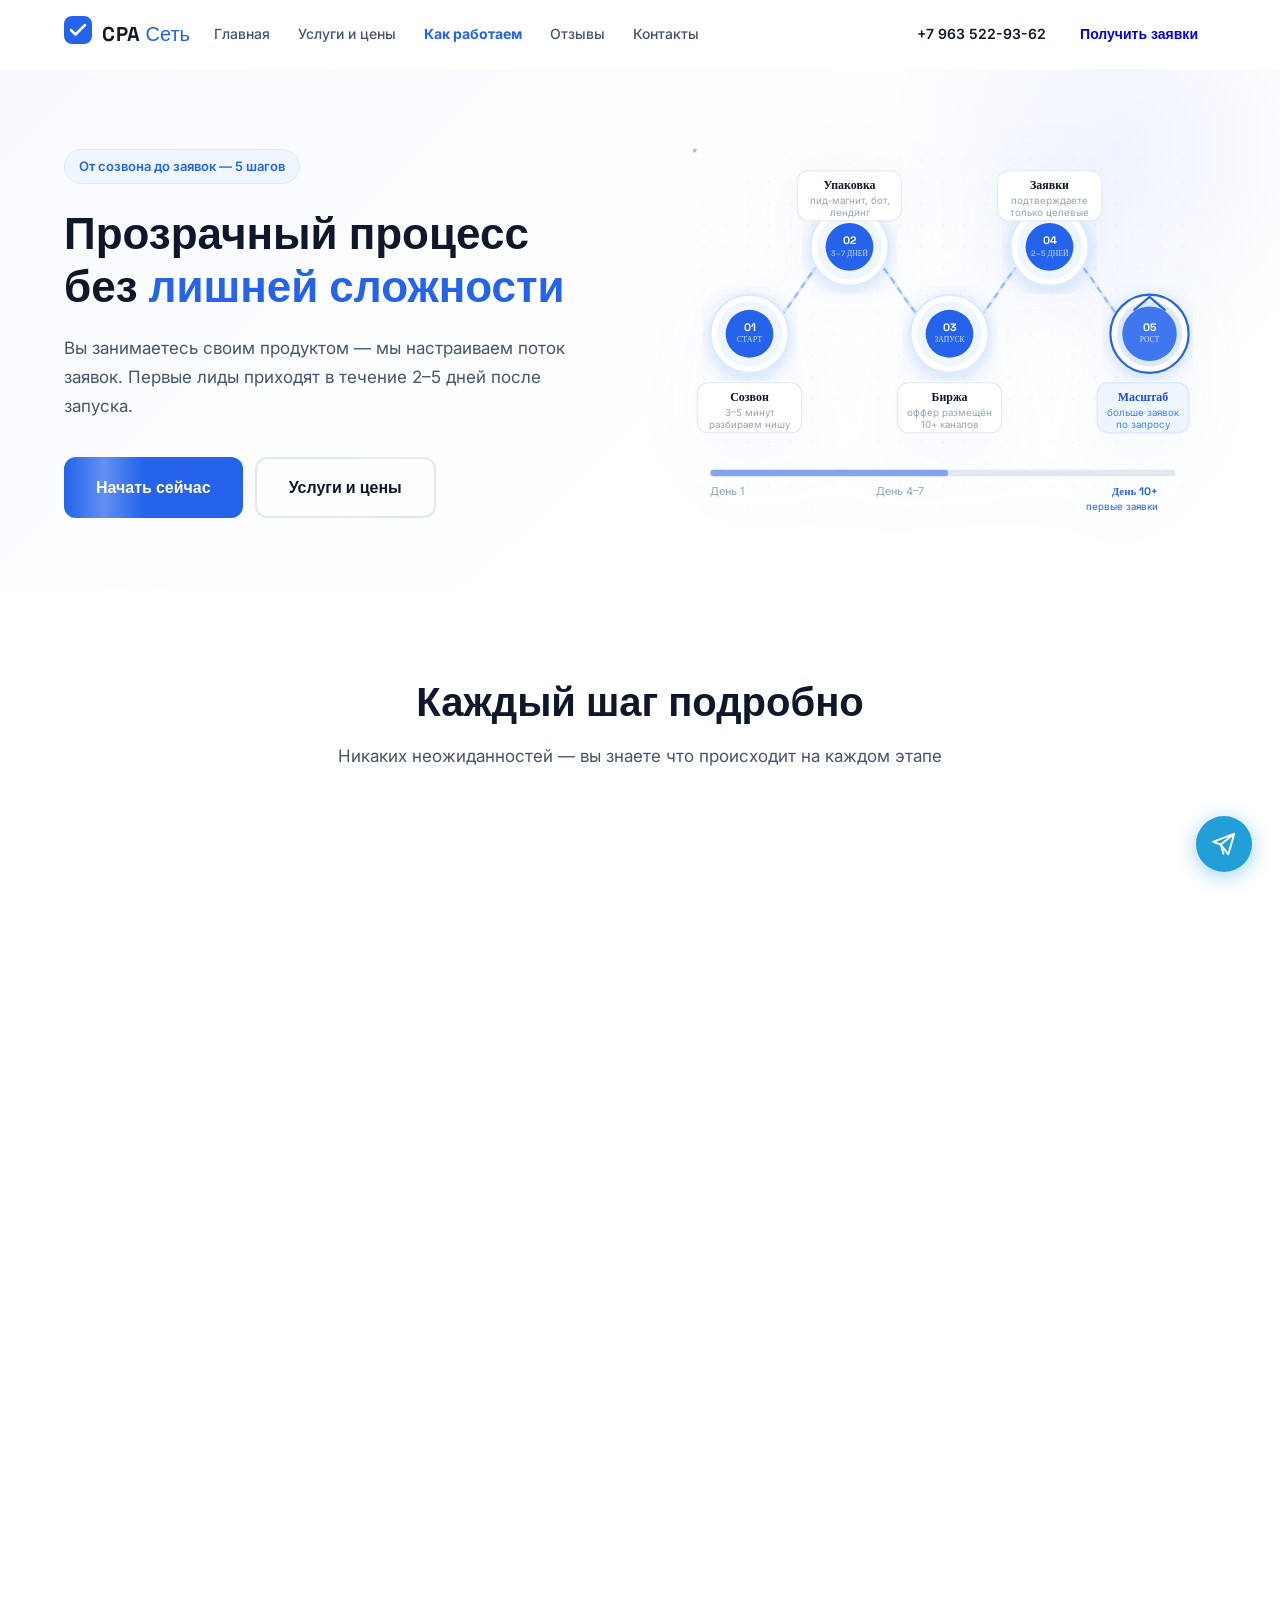
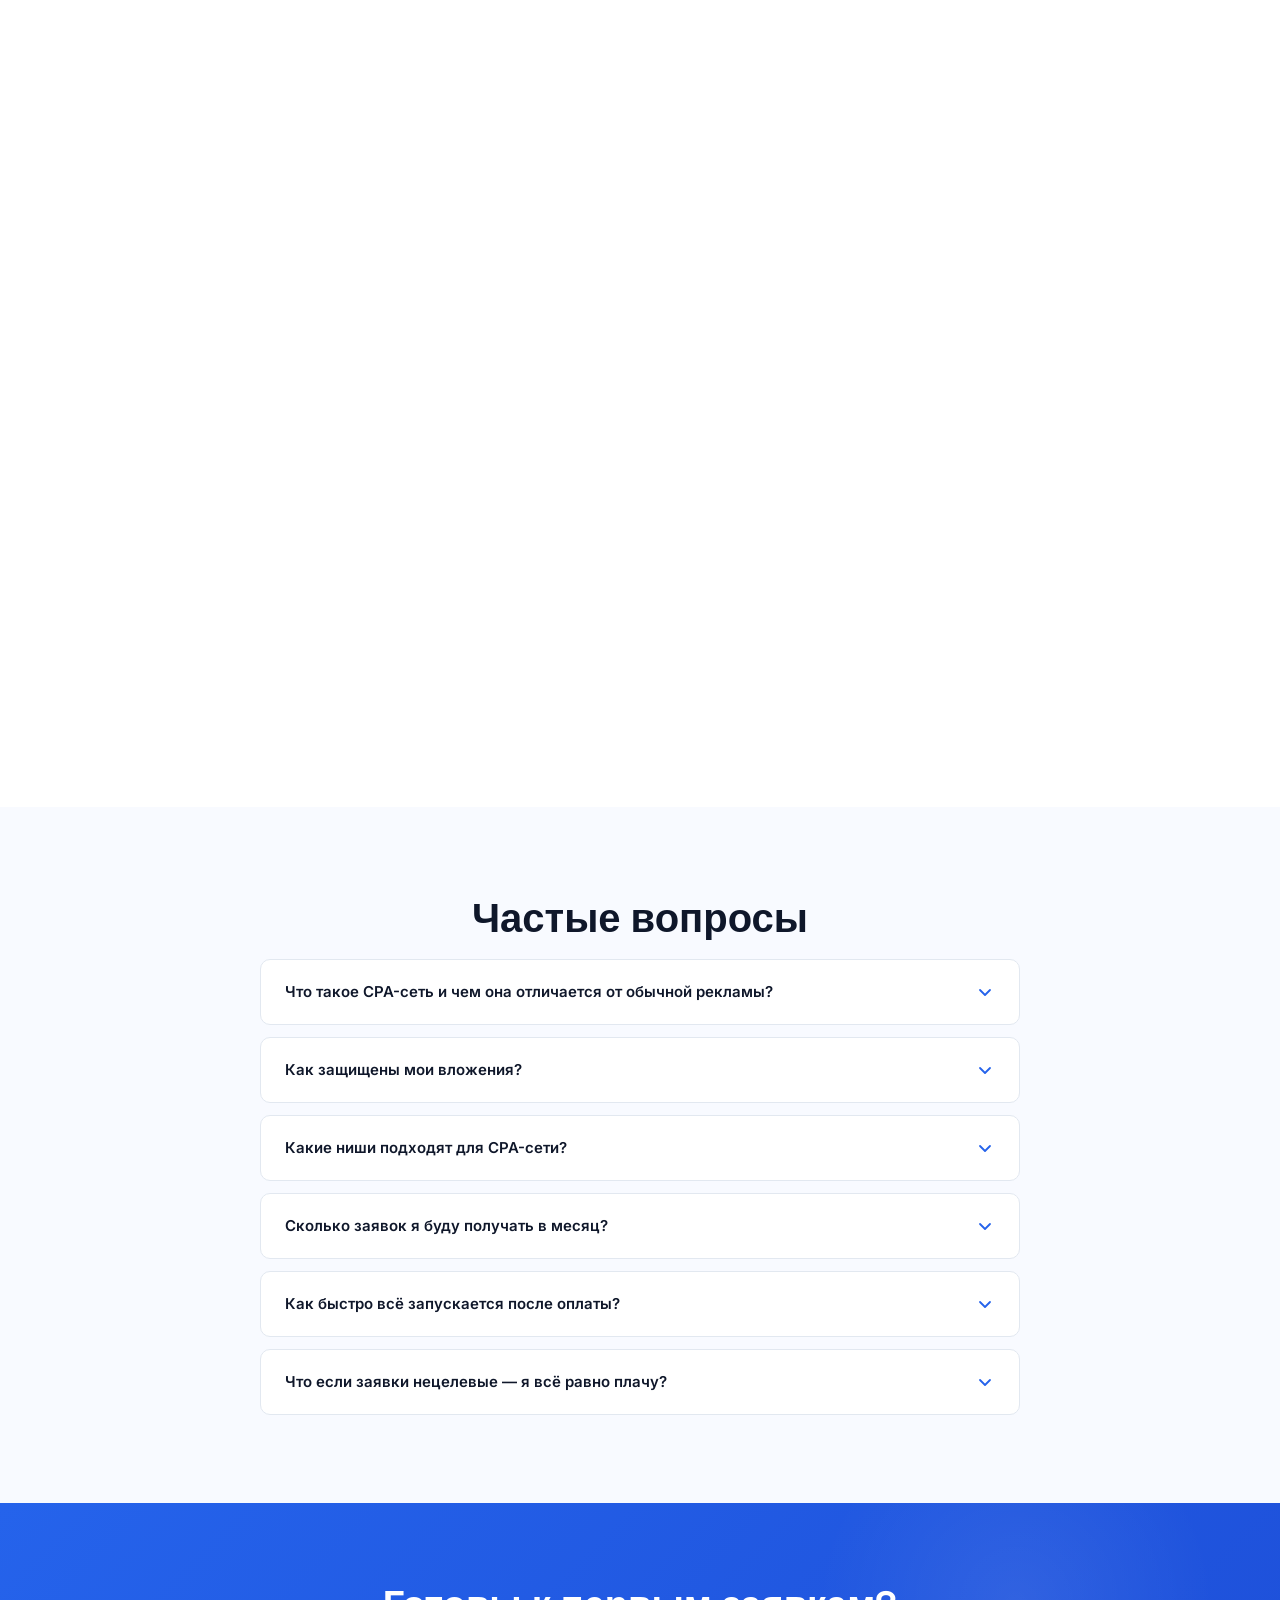
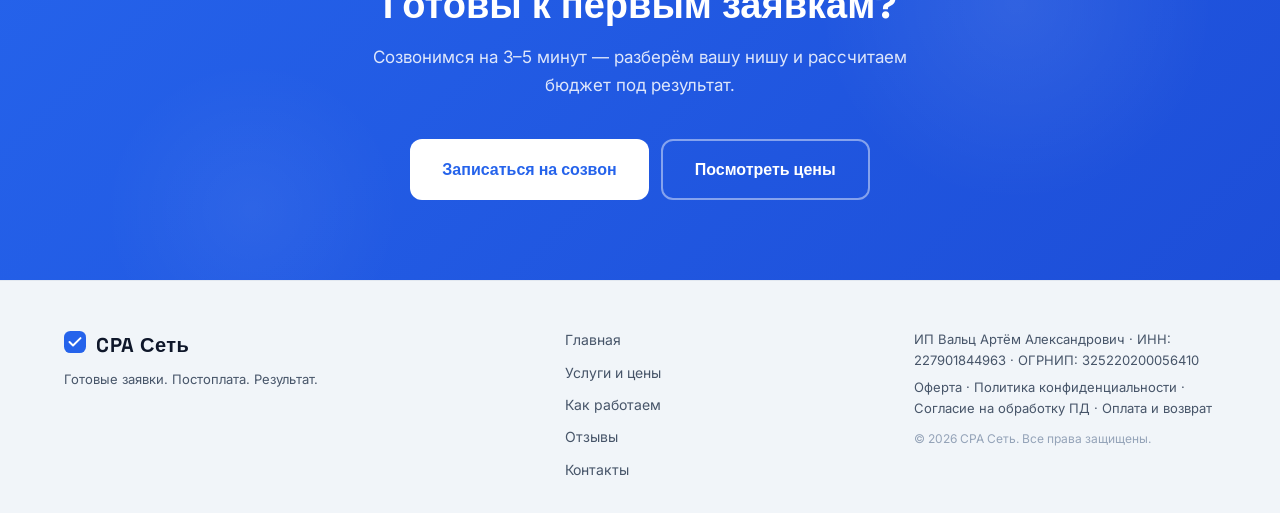
<file: how.html>
<!DOCTYPE html>
<html lang="ru">
<head>
  <meta charset="UTF-8">
  <meta name="viewport" content="width=device-width, initial-scale=1.0">
  <title>Как работаем — CPA Сеть</title>
  <meta name="description" content="5 шагов от первого созвона до потока заявок. Разбираем нишу, упаковываем воронку, запускаем трафик через CPA-биржу.">
  <link rel="preconnect" href="https://fonts.googleapis.com">
  <link rel="preconnect" href="https://fonts.gstatic.com" crossorigin>
  <link href="https://fonts.googleapis.com/css2?family=Inter:wght@400;500;600;700;800&family=Space+Grotesk:wght@500;600;700;800&display=swap" rel="stylesheet">
  <link rel="stylesheet" href="styles.css">
</head>
<body>

<header class="header" id="header">
  <div class="container header__inner">
    <a href="index.html" class="logo">
      <span class="logo__icon"><svg width="28" height="28" viewBox="0 0 28 28" fill="none"><rect width="28" height="28" rx="8" fill="#2563EB"/><path d="M7 14l4.5 4.5L21 9" stroke="#fff" stroke-width="2.5" stroke-linecap="round" stroke-linejoin="round"/></svg></span>
      <span class="logo__text">CPA<span class="logo__suffix"> Сеть</span></span>
    </a>
    <nav class="nav" id="nav">
      <a href="index.html">Главная</a>
      <a href="services.html">Услуги и цены</a>
      <a href="how.html" aria-current="page">Как работаем</a>
      <a href="reviews.html">Отзывы</a>
      <a href="contact.html">Контакты</a>
    </nav>
    <div class="header__right">
      <a href="tel:+79635229362" class="header__phone">+7 963 522-93-62</a>
      <a href="contact.html" class="btn btn--sm">Получить заявки</a>
    </div>
    <button class="burger" id="burger" aria-label="Меню"><span></span><span></span><span></span></button>
  </div>
</header>

<!-- ===== PAGE HERO ===== -->
<section class="page-hero">
  <div class="container page-hero__inner">
    <div class="page-hero__content">
      <div class="page-hero__badge">От созвона до заявок — 5 шагов</div>
      <h1 class="page-hero__title">Прозрачный процесс<br>без <span class="accent">лишней сложности</span></h1>
      <p class="page-hero__desc">Вы занимаетесь своим продуктом — мы настраиваем поток заявок. Первые лиды приходят в течение 2–5 дней после запуска.</p>
      <div class="hero__cta">
        <a href="contact.html" class="btn btn--lg btn--primary">Начать сейчас</a>
        <a href="services.html" class="btn btn--ghost btn--lg">Услуги и цены</a>
      </div>
    </div>

    <!-- FLOW DIAGRAM ILLUSTRATION -->
    <div class="page-hero__art">
      <svg class="art-flow" viewBox="0 0 460 340" fill="none" xmlns="http://www.w3.org/2000/svg">
        <defs>
          <pattern id="flow-dots" x="0" y="0" width="20" height="20" patternUnits="userSpaceOnUse">
            <circle cx="10" cy="10" r="0.9" fill="#2563EB" fill-opacity="0.07"/>
          </pattern>
          <radialGradient id="flow-glow1" cx="50%" cy="50%" r="50%">
            <stop offset="0%" stop-color="#dbeafe" stop-opacity="0.8"/>
            <stop offset="100%" stop-color="#dbeafe" stop-opacity="0"/>
          </radialGradient>
          <filter id="node-shadow">
            <feDropShadow dx="0" dy="3" stdDeviation="8" flood-color="#2563EB" flood-opacity="0.18"/>
          </filter>
        </defs>

        <!-- Background -->
        <rect width="460" height="340" fill="url(#flow-dots)"/>

        <!-- ─── CURVED PATH connecting nodes ─── -->
        <!-- 5 nodes roughly at:
             N1: (52, 170)  N2: (144, 90)  N3: (236, 170)  N4: (328, 90)  N5: (420, 170) -->
        <path d="M52,170 C90,170 106,90 144,90 C182,90 198,170 236,170 C274,170 290,90 328,90 C366,90 382,170 420,170"
              stroke="#dbeafe" stroke-width="3" fill="none"/>
        <path d="M52,170 C90,170 106,90 144,90 C182,90 198,170 236,170 C274,170 290,90 328,90 C366,90 382,170 420,170"
              stroke="#2563EB" stroke-width="2" stroke-dasharray="6 5" fill="none" stroke-opacity="0.35"/>

        <!-- Animated dot following the path -->
        <circle r="5" fill="#2563EB" fill-opacity="0.7">
          <animateMotion dur="5s" repeatCount="indefinite"
            path="M52,170 C90,170 106,90 144,90 C182,90 198,170 236,170 C274,170 290,90 328,90 C366,90 382,170 420,170"/>
        </circle>
        <circle r="3.5" fill="#3b82f6" fill-opacity="0.5">
          <animateMotion dur="5s" repeatCount="indefinite" begin="2.5s"
            path="M52,170 C90,170 106,90 144,90 C182,90 198,170 236,170 C274,170 290,90 328,90 C366,90 382,170 420,170"/>
        </circle>

        <!-- ─── NODE 1: Созвон ─── -->
        <circle cx="52" cy="170" r="36" fill="white" stroke="#dbeafe" stroke-width="2" filter="url(#node-shadow)"/>
        <circle cx="52" cy="170" r="30" fill="#eff6ff"/>
        <circle cx="52" cy="170" r="22" fill="#2563EB"/>
        <text x="52" y="167" text-anchor="middle" fill="white" font-size="10" font-family="Space Grotesk" font-weight="800">01</text>
        <text x="52" y="178" text-anchor="middle" fill="rgba(255,255,255,0.8)" font-size="7.5" font-family="Space Grotesk">СТАРТ</text>
        <!-- Label -->
        <rect x="4" y="215" width="96" height="46" rx="10" fill="white" stroke="#e2e8f0" stroke-width="1"/>
        <text x="52" y="232" text-anchor="middle" fill="#0f172a" font-size="11" font-family="Space Grotesk" font-weight="700">Созвон</text>
        <text x="52" y="246" text-anchor="middle" fill="#94a3b8" font-size="9" font-family="Inter">3–5 минут</text>
        <text x="52" y="257" text-anchor="middle" fill="#94a3b8" font-size="9" font-family="Inter">разбираем нишу</text>

        <!-- ─── NODE 2: Упаковка ─── -->
        <circle cx="144" cy="90" r="36" fill="white" stroke="#dbeafe" stroke-width="2" filter="url(#node-shadow)"/>
        <circle cx="144" cy="90" r="30" fill="#eff6ff"/>
        <circle cx="144" cy="90" r="22" fill="#2563EB"/>
        <text x="144" y="87" text-anchor="middle" fill="white" font-size="10" font-family="Space Grotesk" font-weight="800">02</text>
        <text x="144" y="98" text-anchor="middle" fill="rgba(255,255,255,0.8)" font-size="7" font-family="Space Grotesk">3–7 ДНЕЙ</text>
        <!-- Label -->
        <rect x="96" y="20" width="96" height="46" rx="10" fill="white" stroke="#e2e8f0" stroke-width="1"/>
        <text x="144" y="37" text-anchor="middle" fill="#0f172a" font-size="11" font-family="Space Grotesk" font-weight="700">Упаковка</text>
        <text x="144" y="51" text-anchor="middle" fill="#94a3b8" font-size="9" font-family="Inter">лид-магнит, бот,</text>
        <text x="144" y="62" text-anchor="middle" fill="#94a3b8" font-size="9" font-family="Inter">лендинг</text>

        <!-- ─── NODE 3: Биржа ─── -->
        <circle cx="236" cy="170" r="36" fill="white" stroke="#dbeafe" stroke-width="2" filter="url(#node-shadow)"/>
        <circle cx="236" cy="170" r="30" fill="#eff6ff"/>
        <circle cx="236" cy="170" r="22" fill="#2563EB"/>
        <text x="236" y="167" text-anchor="middle" fill="white" font-size="10" font-family="Space Grotesk" font-weight="800">03</text>
        <text x="236" y="178" text-anchor="middle" fill="rgba(255,255,255,0.8)" font-size="7" font-family="Space Grotesk">ЗАПУСК</text>
        <!-- Label -->
        <rect x="188" y="215" width="96" height="46" rx="10" fill="white" stroke="#e2e8f0" stroke-width="1"/>
        <text x="236" y="232" text-anchor="middle" fill="#0f172a" font-size="11" font-family="Space Grotesk" font-weight="700">Биржа</text>
        <text x="236" y="246" text-anchor="middle" fill="#94a3b8" font-size="9" font-family="Inter">оффер размещён</text>
        <text x="236" y="257" text-anchor="middle" fill="#94a3b8" font-size="9" font-family="Inter">10+ каналов</text>

        <!-- ─── NODE 4: Заявки ─── -->
        <circle cx="328" cy="90" r="36" fill="white" stroke="#dbeafe" stroke-width="2" filter="url(#node-shadow)"/>
        <circle cx="328" cy="90" r="30" fill="#eff6ff"/>
        <circle cx="328" cy="90" r="22" fill="#2563EB"/>
        <text x="328" y="87" text-anchor="middle" fill="white" font-size="10" font-family="Space Grotesk" font-weight="800">04</text>
        <text x="328" y="98" text-anchor="middle" fill="rgba(255,255,255,0.8)" font-size="7" font-family="Space Grotesk">2–5 ДНЕЙ</text>
        <!-- Label -->
        <rect x="280" y="20" width="96" height="46" rx="10" fill="white" stroke="#e2e8f0" stroke-width="1"/>
        <text x="328" y="37" text-anchor="middle" fill="#0f172a" font-size="11" font-family="Space Grotesk" font-weight="700">Заявки</text>
        <text x="328" y="51" text-anchor="middle" fill="#94a3b8" font-size="9" font-family="Inter">подтверждаете</text>
        <text x="328" y="62" text-anchor="middle" fill="#94a3b8" font-size="9" font-family="Inter">только целевые</text>

        <!-- ─── NODE 5: Рост ─── -->
        <circle cx="420" cy="170" r="36" fill="white" stroke="#2563EB" stroke-width="2" filter="url(#node-shadow)"/>
        <circle cx="420" cy="170" r="30" fill="#dbeafe"/>
        <circle cx="420" cy="170" r="22" fill="#2563EB">
          <animate attributeName="r" values="22;26;22" dur="2.5s" repeatCount="indefinite"/>
          <animate attributeName="fill-opacity" values="1;0.8;1" dur="2.5s" repeatCount="indefinite"/>
        </circle>
        <text x="420" y="167" text-anchor="middle" fill="white" font-size="10" font-family="Space Grotesk" font-weight="800">05</text>
        <text x="420" y="178" text-anchor="middle" fill="rgba(255,255,255,0.8)" font-size="7" font-family="Space Grotesk">РОСТ</text>
        <!-- Label -->
        <rect x="372" y="215" width="84" height="46" rx="10" fill="#eff6ff" stroke="#dbeafe" stroke-width="1.5"/>
        <text x="414" y="232" text-anchor="middle" fill="#1d4ed8" font-size="11" font-family="Space Grotesk" font-weight="700">Масштаб</text>
        <text x="414" y="246" text-anchor="middle" fill="#3b82f6" font-size="9" font-family="Inter">больше заявок</text>
        <text x="414" y="257" text-anchor="middle" fill="#3b82f6" font-size="9" font-family="Inter">по запросу</text>

        <!-- Arrow on last node -->
        <path d="M406,148 L420,136 L434,148" stroke="#2563EB" stroke-width="2" stroke-linecap="round" stroke-linejoin="round" fill="none"/>

        <!-- Bottom timeline bar -->
        <rect x="16" y="295" width="428" height="6" rx="3" fill="#e2e8f0"/>
        <rect x="16" y="295" width="428" height="6" rx="3" fill="#2563EB" fill-opacity="0.5">
          <animate attributeName="width" values="0;428" dur="3s" repeatCount="indefinite" calcMode="ease-in-out"/>
        </rect>
        <text x="16" y="318" fill="#94a3b8" font-size="10" font-family="Inter">День 1</text>
        <text x="190" y="318" text-anchor="middle" fill="#94a3b8" font-size="10" font-family="Inter">День 4–7</text>
        <text x="428" y="318" text-anchor="end" fill="#2563EB" font-size="10" font-family="Space Grotesk" font-weight="700">День 10+</text>
        <text x="428" y="332" text-anchor="end" fill="#2563EB" font-size="9" font-family="Inter">первые заявки</text>
      </svg>
    </div>
  </div>
</section>

<!-- ===== DETAILED STEPS ===== -->
<section class="process-detail">
  <div class="container">
    <h2 class="section-title section-title--center">Каждый шаг подробно</h2>
    <p class="section-sub section-sub--center">Никаких неожиданностей — вы знаете что происходит на каждом этапе</p>
    <div class="steps-detailed">

      <div class="step-detail reveal">
        <div class="step-detail__num">01</div>
        <div class="step-detail__body">
          <h3 class="step-detail__title">Созвон 3–5 минут</h3>
          <p class="step-detail__desc">Уточняем нишу, целевую аудиторию, продукт и желаемый объём заявок. Определяем, подходит ли вам модель CPA, или нужен другой инструмент.</p>
          <ul class="step-detail__features">
            <li>Разбираем вашу нишу и конкурентный рынок</li>
            <li>Оцениваем потенциал CPA для вашего продукта</li>
            <li>Рассчитываем прогнозный бюджет и окупаемость</li>
          </ul>
        </div>
      </div>

      <div class="step-detail reveal">
        <div class="step-detail__num">02</div>
        <div class="step-detail__body">
          <h3 class="step-detail__title">Упаковка воронки (3–7 дней)</h3>
          <p class="step-detail__desc">Создаём полный набор материалов под вашу нишу: лид-магнит, чат-бот и лендинг с формой. Проверенная структура, которая прогревает клиента до сделки.</p>
          <ul class="step-detail__features">
            <li>Лид-магнит — полезный материал, который мотивирует оставить контакт</li>
            <li>Чат-бот — автоматически квалифицирует лиды и прогревает до созвона</li>
            <li>Лендинг — целевая страница с оффером и формой заявки</li>
            <li>Структура воронки — последовательность касаний до сделки</li>
          </ul>
        </div>
      </div>

      <div class="step-detail reveal">
        <div class="step-detail__num">03</div>
        <div class="step-detail__body">
          <h3 class="step-detail__title">Запуск в CPA-сеть</h3>
          <p class="step-detail__desc">Ваш оффер появляется на бирже — арбитражники подхватывают его и начинают генерировать трафик из 10+ каналов. Вы не настраиваете рекламу сами.</p>
          <ul class="step-detail__features">
            <li>Telegram-каналы, Авито, SEO, ВКонтакте, email-рассылки</li>
            <li>Вертикальное видео, агентский трафик, партнёрские сети</li>
            <li>Персональный менеджер контролирует качество трафика</li>
            <li>Нежелательные каналы можно отключить по запросу</li>
          </ul>
        </div>
      </div>

      <div class="step-detail reveal">
        <div class="step-detail__num">04</div>
        <div class="step-detail__body">
          <h3 class="step-detail__title">Вы получаете и подтверждаете заявки</h3>
          <p class="step-detail__desc">Заявки поступают в CRM на бирже. Вы просматриваете каждую и подтверждаете только целевые. Нецелевую заявку — не подтверждаете, не платите.</p>
          <ul class="step-detail__features">
            <li>Встроенная CRM — все заявки в одном месте</li>
            <li>Оплата только после вашего подтверждения</li>
            <li>Расчёт с арбитражниками — 3–4 тыс. ₽ в неделю по факту</li>
            <li>Еженедельная статистика от менеджера</li>
          </ul>
        </div>
      </div>

      <div class="step-detail reveal">
        <div class="step-detail__num">05</div>
        <div class="step-detail__body">
          <h3 class="step-detail__title">Масштабируем вместе</h3>
          <p class="step-detail__desc">Когда воронка показала результат — строим персональный план под вашу цель по прибыли. Увеличиваем поток заявок, оптимизируем воронку, масштабируем по запросу.</p>
          <ul class="step-detail__features">
            <li>Персональный план роста под вашу цель</li>
            <li>Оптимизация воронки по конверсионным данным</li>
            <li>10% комиссии — только с чистой прибыли от продаж</li>
            <li>Ежемесячный отчёт по бирже</li>
          </ul>
        </div>
      </div>

    </div>
  </div>
</section>

<!-- ===== FAQ ===== -->
<section class="faq" id="faq">
  <div class="container">
    <h2 class="section-title section-title--center">Частые вопросы</h2>
    <div class="faq-list">
      <details class="faq__item">
        <summary class="faq__question">Что такое CPA-сеть и чем она отличается от обычной рекламы?<svg class="faq__arrow" width="20" height="20" viewBox="0 0 20 20" fill="none"><path d="M5 8l5 5 5-5" stroke="#2563EB" stroke-width="1.8" stroke-linecap="round" stroke-linejoin="round"/></svg></summary>
        <div class="faq__answer">CPA-сеть — это биржа, где заказчики (эксперты) и арбитражники (генераторы трафика) встречаются напрямую. Вы платите фиксированную сумму за каждую подтверждённую заявку — после её получения, а не авансом. В отличие от Яндекса или ВКонтакте, где вы платите за клики и показы вне зависимости от результата.</div>
      </details>
      <details class="faq__item">
        <summary class="faq__question">Как защищены мои вложения?<svg class="faq__arrow" width="20" height="20" viewBox="0 0 20 20" fill="none"><path d="M5 8l5 5 5-5" stroke="#2563EB" stroke-width="1.8" stroke-linecap="round" stroke-linejoin="round"/></svg></summary>
        <div class="faq__answer">В договоре прописана 90-дневная гарантия: если вы не выйдете на окупаемость фиксированной части при условии следования нашим рекомендациям — продлеваем договор бесплатно до достижения результата. Это не рекламный ход, а условие в документе.</div>
      </details>
      <details class="faq__item">
        <summary class="faq__question">Какие ниши подходят для CPA-сети?<svg class="faq__arrow" width="20" height="20" viewBox="0 0 20 20" fill="none"><path d="M5 8l5 5 5-5" stroke="#2563EB" stroke-width="1.8" stroke-linecap="round" stroke-linejoin="round"/></svg></summary>
        <div class="faq__answer">Работаем с большинством ниш: психологи, юристы, финансовые консультанты, банкротство, кухни и мебель на заказ, недвижимость, кредитование, digital-услуги, онлайн-образование и другие. Чем конкретнее ваш продукт — тем выше качество заявок.</div>
      </details>
      <details class="faq__item">
        <summary class="faq__question">Сколько заявок я буду получать в месяц?<svg class="faq__arrow" width="20" height="20" viewBox="0 0 20 20" fill="none"><path d="M5 8l5 5 5-5" stroke="#2563EB" stroke-width="1.8" stroke-linecap="round" stroke-linejoin="round"/></svg></summary>
        <div class="faq__answer">Объём зависит от вашего бюджета на заявки и ниши. При бюджете 3–4 тыс. ₽ в неделю — от 15 до 25 заявок. Для быстрых ниш уже 100 заявок при бюджете 20k достаточно для выхода на окупаемость. Масштабируется по запросу.</div>
      </details>
      <details class="faq__item">
        <summary class="faq__question">Как быстро всё запускается после оплаты?<svg class="faq__arrow" width="20" height="20" viewBox="0 0 20 20" fill="none"><path d="M5 8l5 5 5-5" stroke="#2563EB" stroke-width="1.8" stroke-linecap="round" stroke-linejoin="round"/></svg></summary>
        <div class="faq__answer">Упаковка занимает 3–7 дней. После того как лид-магнит, чат-бот и лендинг готовы — ваш оффер появляется на бирже, и арбитражники начинают работу. Первые заявки, как правило, приходят в первые 2–5 дней после запуска.</div>
      </details>
      <details class="faq__item">
        <summary class="faq__question">Что если заявки нецелевые — я всё равно плачу?<svg class="faq__arrow" width="20" height="20" viewBox="0 0 20 20" fill="none"><path d="M5 8l5 5 5-5" stroke="#2563EB" stroke-width="1.8" stroke-linecap="round" stroke-linejoin="round"/></svg></summary>
        <div class="faq__answer">Нет. Вы платите только за подтверждённые заявки — те, которые вы сами приняли как целевые. Если заявка явно нецелевая — вы её не подтверждаете и не оплачиваете. Арбитражнику невыгодно лить некачественный трафик, он работает за результат.</div>
      </details>
    </div>
  </div>
</section>

<!-- ===== CTA ===== -->
<section class="cta-banner">
  <div class="container cta-banner__inner">
    <div class="cta-banner__title">Готовы к первым заявкам?</div>
    <p class="cta-banner__desc">Созвонимся на 3–5 минут — разберём вашу нишу и рассчитаем бюджет под результат.</p>
    <div class="cta-banner__btns">
      <a href="contact.html" class="btn btn--lg btn--white">Записаться на созвон</a>
      <a href="services.html" class="btn btn--lg btn--ghost-white">Посмотреть цены</a>
    </div>
  </div>
</section>

<footer class="footer">
  <div class="container footer__inner">
    <div class="footer__logo">
      <a href="index.html" class="logo">
        <span class="logo__icon"><svg width="22" height="22" viewBox="0 0 28 28" fill="none"><rect width="28" height="28" rx="8" fill="#2563EB"/><path d="M7 14l4.5 4.5L21 9" stroke="#fff" stroke-width="2.5" stroke-linecap="round" stroke-linejoin="round"/></svg></span>
        <span class="logo__text">CPA Сеть</span>
      </a>
      <p class="footer__tagline">Готовые заявки. Постоплата. Результат.</p>
    </div>
    <nav class="footer__nav">
      <a href="index.html">Главная</a>
      <a href="services.html">Услуги и цены</a>
      <a href="how.html">Как работаем</a>
      <a href="reviews.html">Отзывы</a>
      <a href="contact.html">Контакты</a>
    </nav>
    <div class="footer__legal">
      <p>ИП Вальц Артём Александрович · ИНН: 227901844963 · ОГРНИП: 325220200056410</p>
      <p class="footer__legal-links"><a href="oferta.html">Оферта</a> · <a href="privacy.html">Политика конфиденциальности</a> · <a href="consent.html">Согласие на обработку ПД</a> · <a href="payment.html">Оплата и возврат</a></p>
      <p class="footer__copy">© <span id="year"></span> CPA Сеть. Все права защищены.</p>
    </div>
  </div>
</footer>

<a href="https://t.me/artem_tele2" class="fab" target="_blank" rel="noopener" title="Написать в Telegram">
  <svg width="26" height="26" viewBox="0 0 24 24" fill="none"><path d="M21.5 2.5L2 10l7 2.5M21.5 2.5l-5.5 19-7-9M21.5 2.5L9 12.5m0 0L11.5 21" stroke="#fff" stroke-width="1.8" stroke-linecap="round" stroke-linejoin="round"/></svg>
</a>
<script src="script.js"></script>
</body>
</html>
</file>
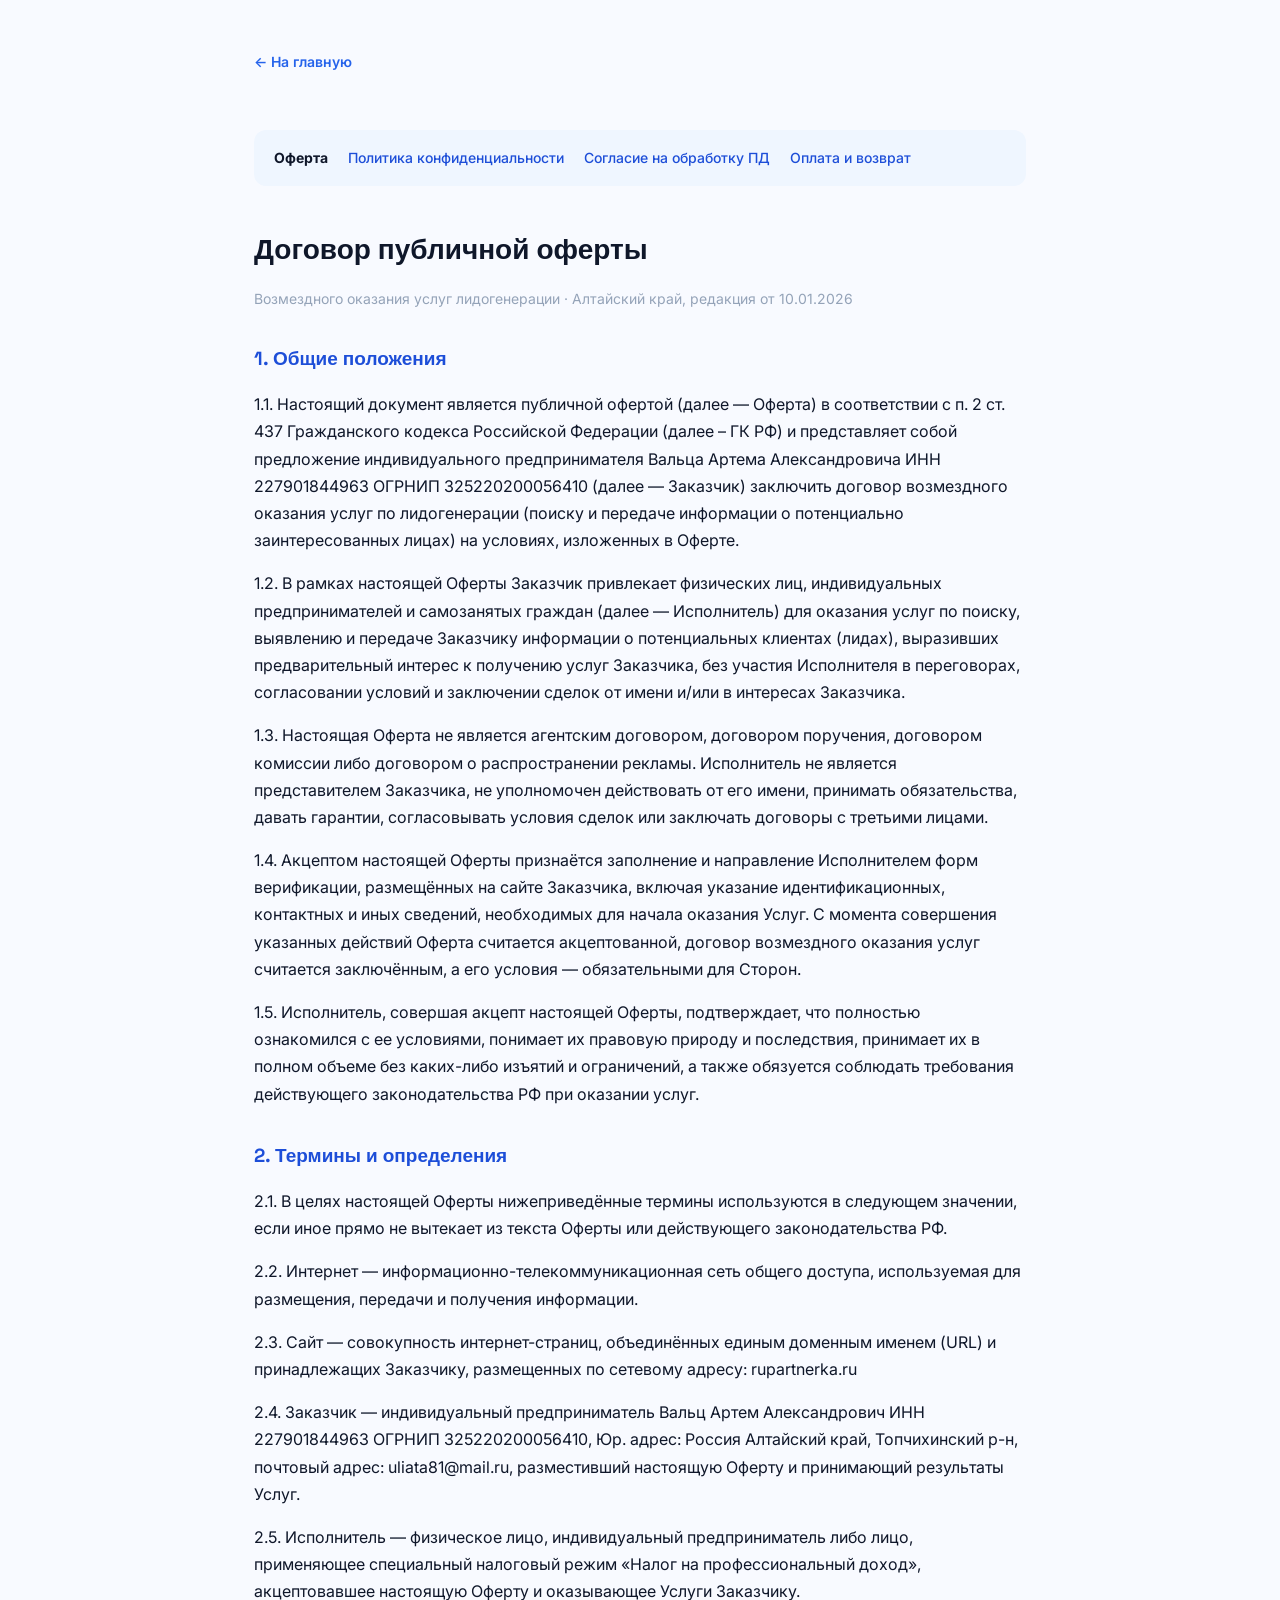
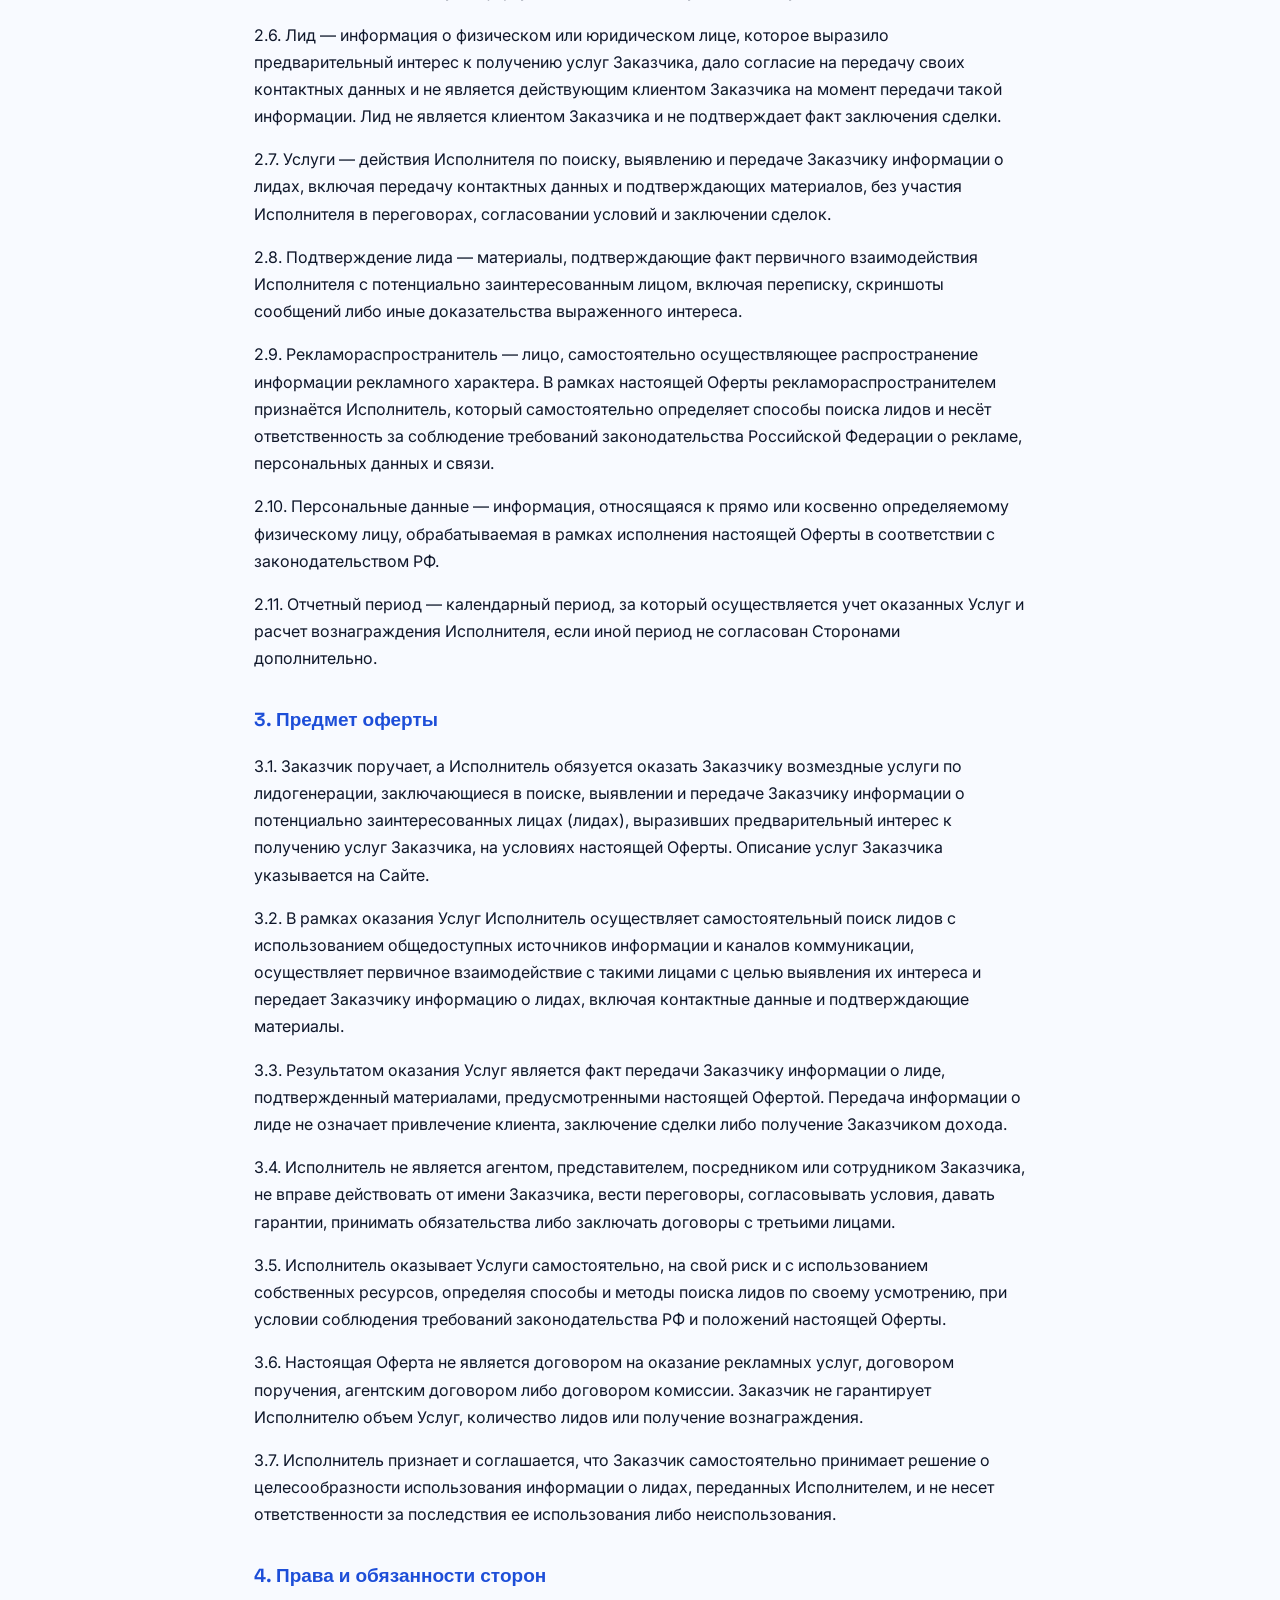
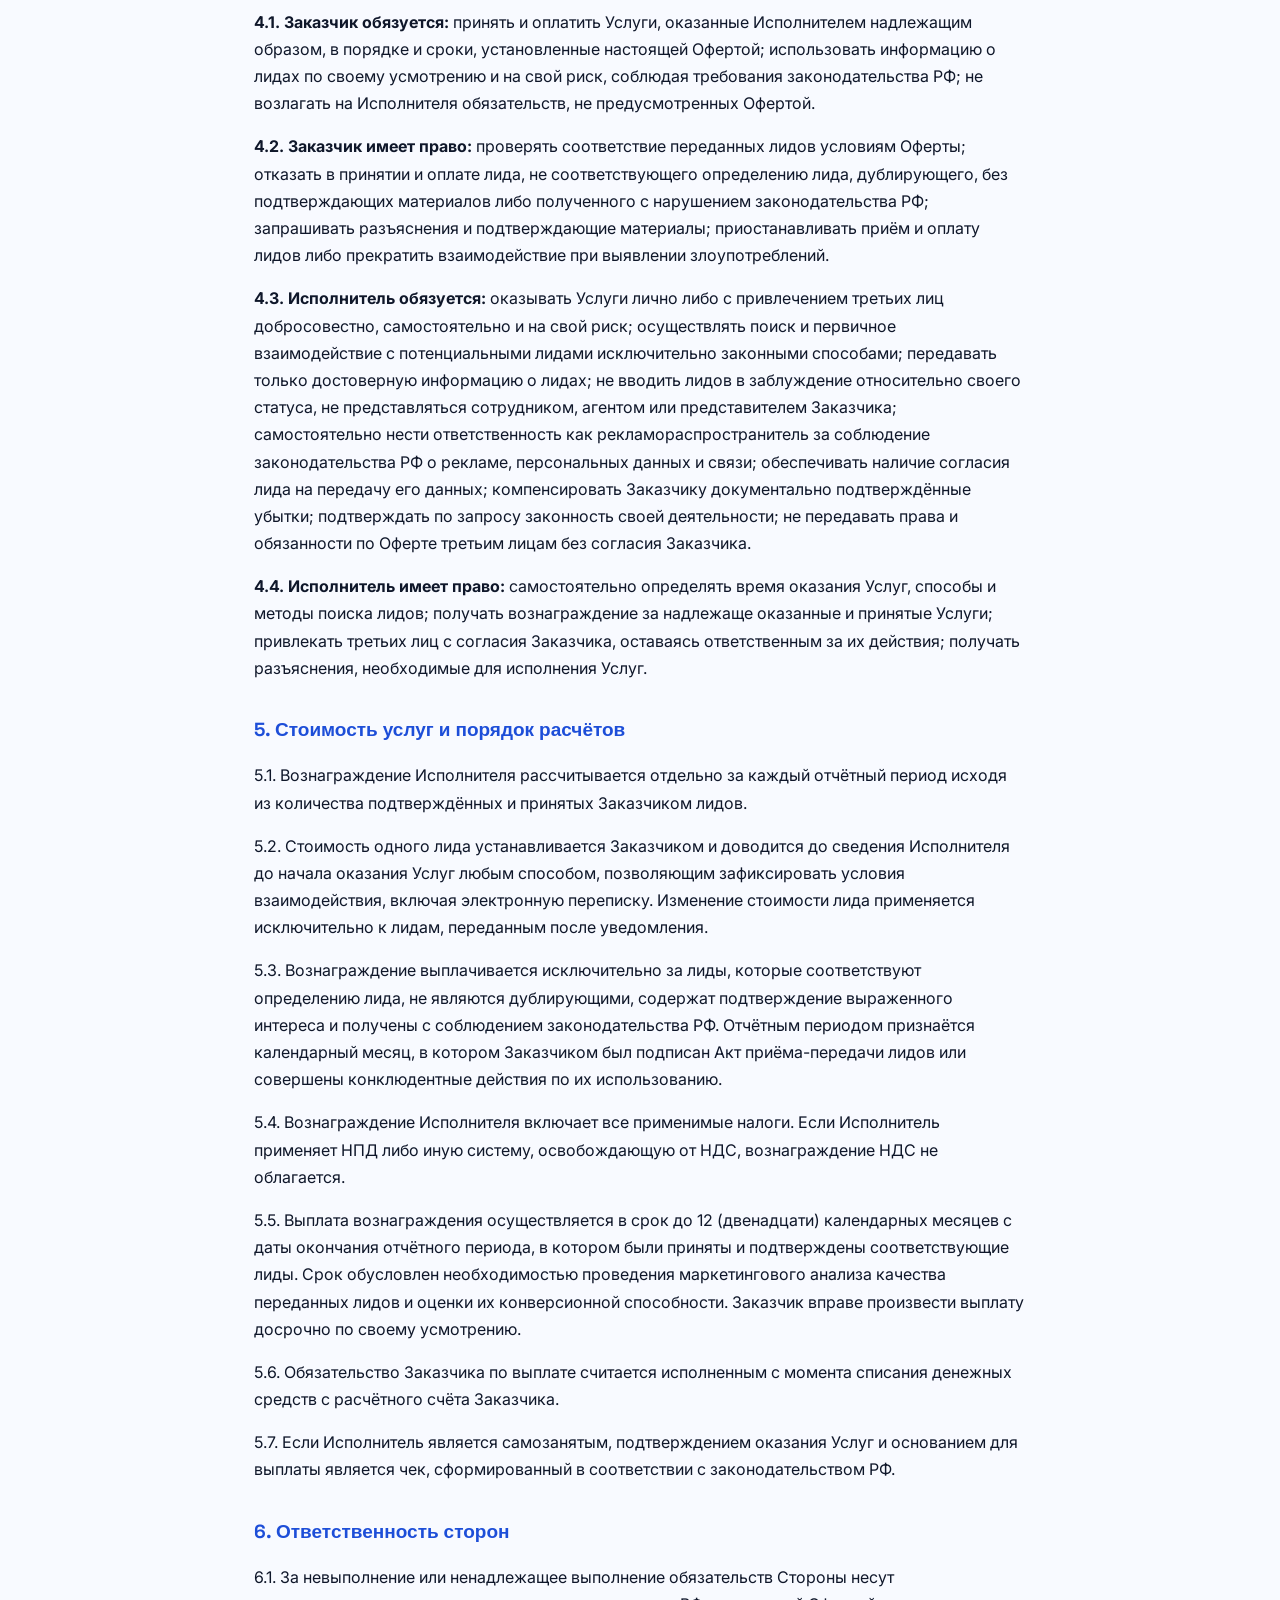
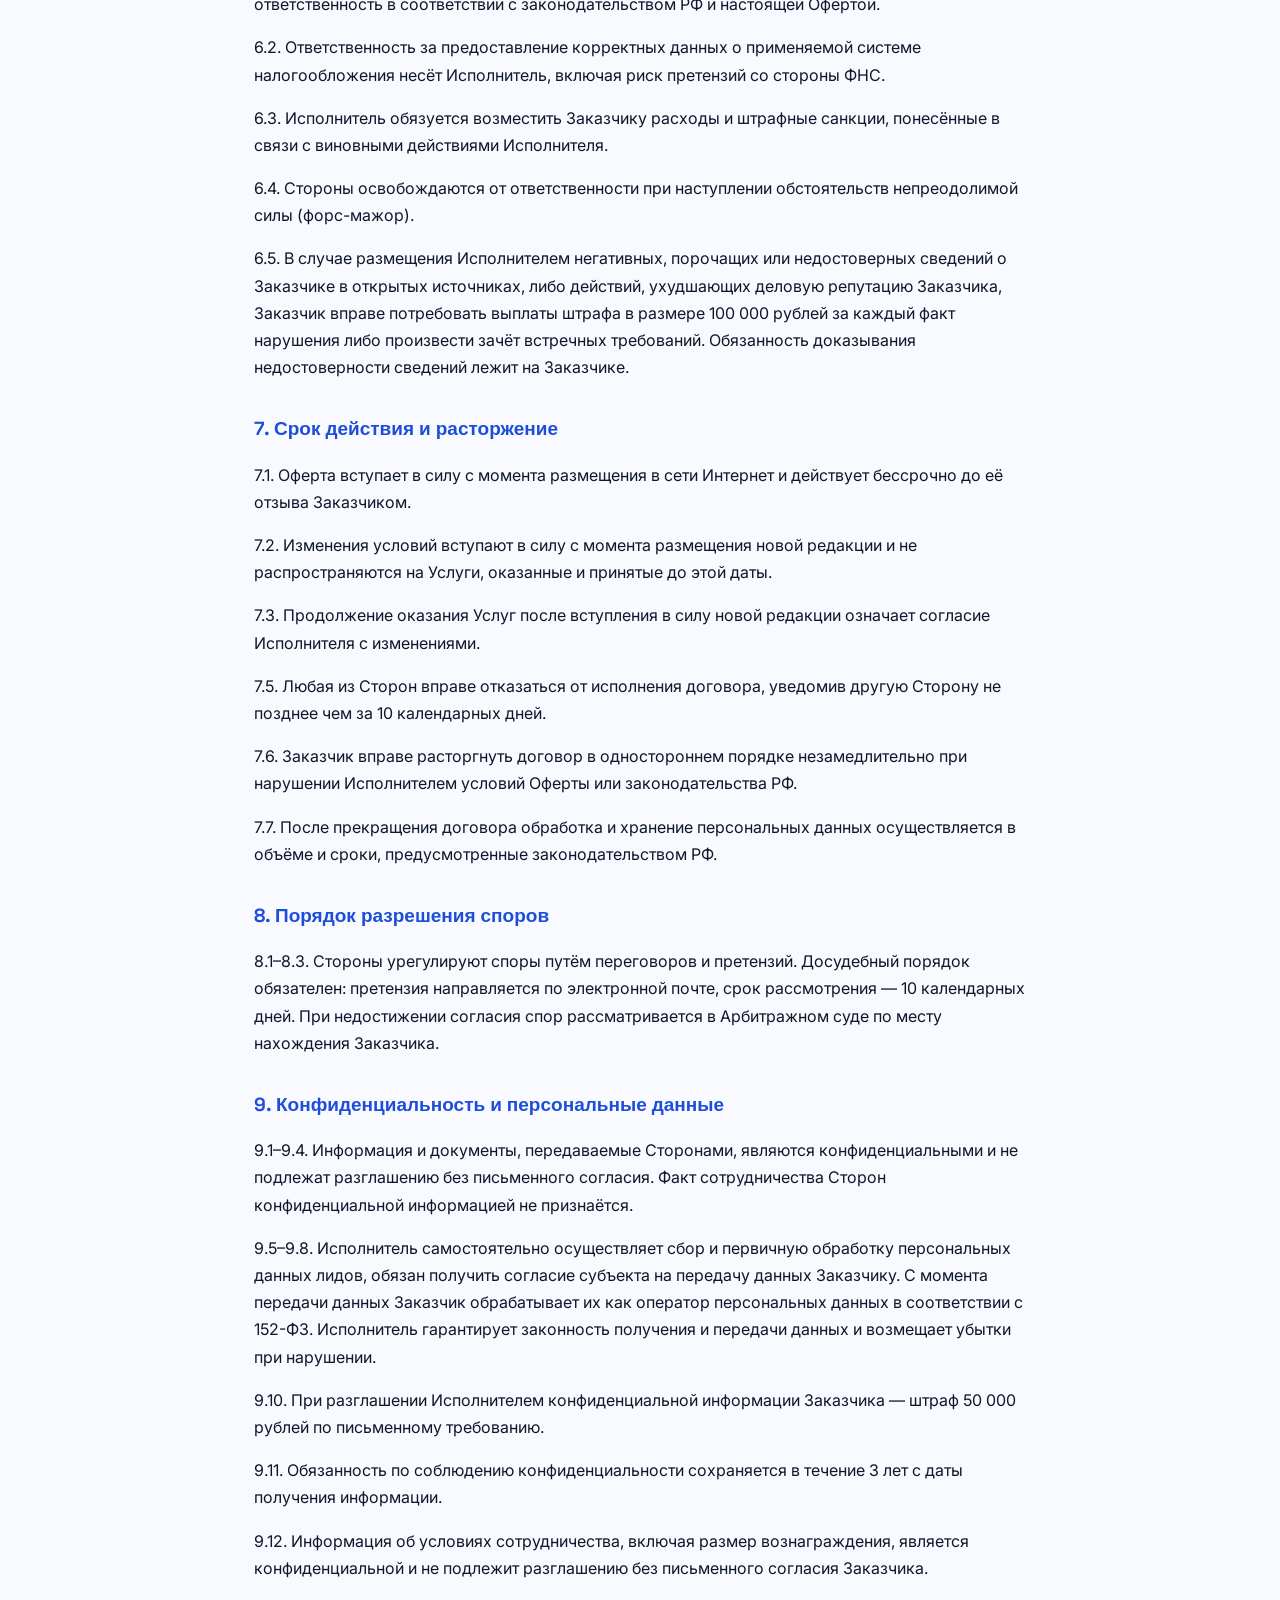
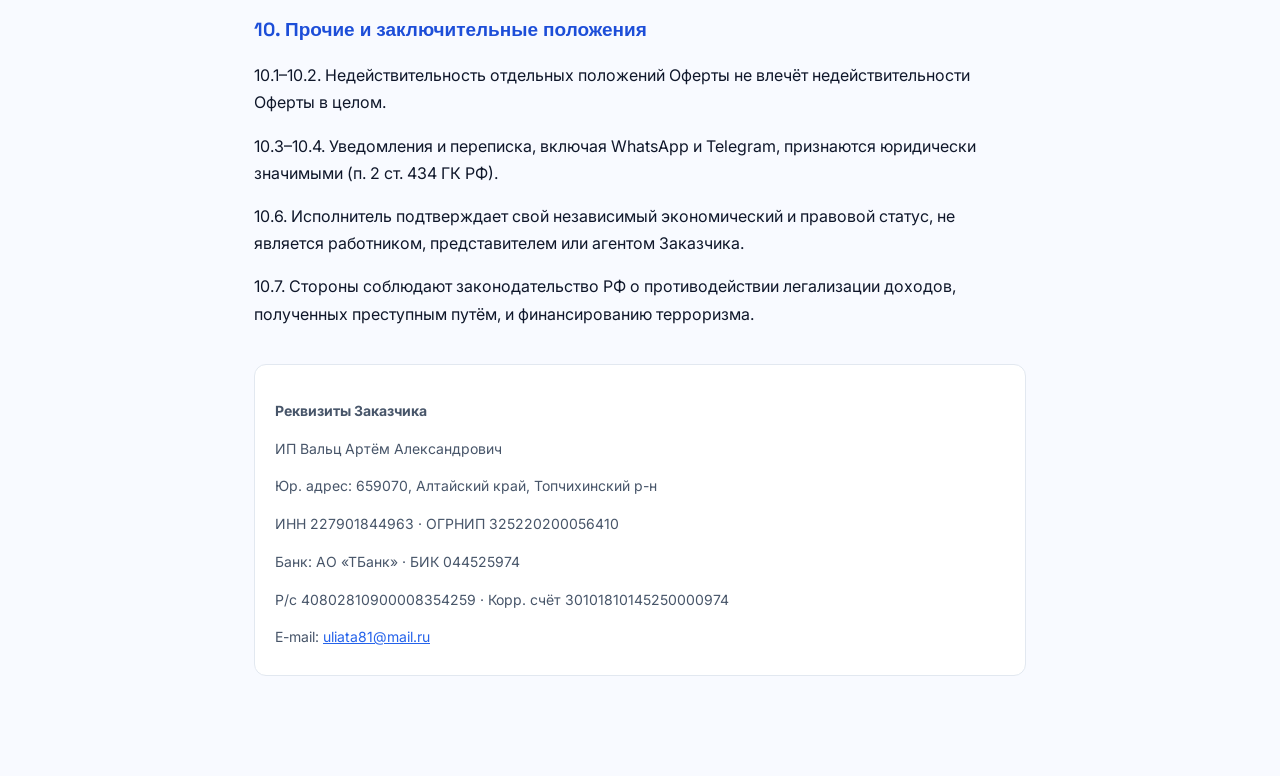
<file: oferta.html>
<!DOCTYPE html>
<html lang="ru">
<head>
<meta charset="UTF-8">
<meta name="viewport" content="width=device-width, initial-scale=1.0">
<title>Договор публичной оферты — CPA Сеть</title>
<link rel="preconnect" href="https://fonts.googleapis.com">
<link href="https://fonts.googleapis.com/css2?family=Inter:wght@400;500;600;700&family=Space+Grotesk:wght@600;700&display=swap" rel="stylesheet">
<link rel="stylesheet" href="legal.css">
</head>
<body>
<a href="index.html" class="back">← На главную</a>
<div class="legal-nav">
  <a href="oferta.html" class="active">Оферта</a>
  <a href="privacy.html">Политика конфиденциальности</a>
  <a href="consent.html">Согласие на обработку ПД</a>
  <a href="payment.html">Оплата и возврат</a>
</div>

<h1>Договор публичной оферты</h1>
<p class="subtitle">Возмездного оказания услуг лидогенерации · Алтайский край, редакция от 10.01.2026</p>

<h2>1. Общие положения</h2>
<p>1.1. Настоящий документ является публичной офертой (далее — Оферта) в соответствии с п. 2 ст. 437 Гражданского кодекса Российской Федерации (далее – ГК РФ) и представляет собой предложение индивидуального предпринимателя Вальца Артема Александровича ИНН 227901844963 ОГРНИП 325220200056410 (далее — Заказчик) заключить договор возмездного оказания услуг по лидогенерации (поиску и передаче информации о потенциально заинтересованных лицах) на условиях, изложенных в Оферте.</p>
<p>1.2. В рамках настоящей Оферты Заказчик привлекает физических лиц, индивидуальных предпринимателей и самозанятых граждан (далее — Исполнитель) для оказания услуг по поиску, выявлению и передаче Заказчику информации о потенциальных клиентах (лидах), выразивших предварительный интерес к получению услуг Заказчика, без участия Исполнителя в переговорах, согласовании условий и заключении сделок от имени и/или в интересах Заказчика.</p>
<p>1.3. Настоящая Оферта не является агентским договором, договором поручения, договором комиссии либо договором о распространении рекламы. Исполнитель не является представителем Заказчика, не уполномочен действовать от его имени, принимать обязательства, давать гарантии, согласовывать условия сделок или заключать договоры с третьими лицами.</p>
<p>1.4. Акцептом настоящей Оферты признаётся заполнение и направление Исполнителем форм верификации, размещённых на сайте Заказчика, включая указание идентификационных, контактных и иных сведений, необходимых для начала оказания Услуг. С момента совершения указанных действий Оферта считается акцептованной, договор возмездного оказания услуг считается заключённым, а его условия — обязательными для Сторон.</p>
<p>1.5. Исполнитель, совершая акцепт настоящей Оферты, подтверждает, что полностью ознакомился с ее условиями, понимает их правовую природу и последствия, принимает их в полном объеме без каких-либо изъятий и ограничений, а также обязуется соблюдать требования действующего законодательства РФ при оказании услуг.</p>

<h2>2. Термины и определения</h2>
<p>2.1. В целях настоящей Оферты нижеприведённые термины используются в следующем значении, если иное прямо не вытекает из текста Оферты или действующего законодательства РФ.</p>
<p>2.2. Интернет — информационно-телекоммуникационная сеть общего доступа, используемая для размещения, передачи и получения информации.</p>
<p>2.3. Сайт — совокупность интернет-страниц, объединённых единым доменным именем (URL) и принадлежащих Заказчику, размещенных по сетевому адресу: rupartnerka.ru</p>
<p>2.4. Заказчик — индивидуальный предприниматель Вальц Артем Александрович ИНН 227901844963 ОГРНИП 325220200056410, Юр. адрес: Россия Алтайский край, Топчихинский р-н, почтовый адрес: uliata81@mail.ru, разместивший настоящую Оферту и принимающий результаты Услуг.</p>
<p>2.5. Исполнитель — физическое лицо, индивидуальный предприниматель либо лицо, применяющее специальный налоговый режим «Налог на профессиональный доход», акцептовавшее настоящую Оферту и оказывающее Услуги Заказчику.</p>
<p>2.6. Лид — информация о физическом или юридическом лице, которое выразило предварительный интерес к получению услуг Заказчика, дало согласие на передачу своих контактных данных и не является действующим клиентом Заказчика на момент передачи такой информации. Лид не является клиентом Заказчика и не подтверждает факт заключения сделки.</p>
<p>2.7. Услуги — действия Исполнителя по поиску, выявлению и передаче Заказчику информации о лидах, включая передачу контактных данных и подтверждающих материалов, без участия Исполнителя в переговорах, согласовании условий и заключении сделок.</p>
<p>2.8. Подтверждение лида — материалы, подтверждающие факт первичного взаимодействия Исполнителя с потенциально заинтересованным лицом, включая переписку, скриншоты сообщений либо иные доказательства выраженного интереса.</p>
<p>2.9. Рекламораспространитель — лицо, самостоятельно осуществляющее распространение информации рекламного характера. В рамках настоящей Оферты рекламораспространителем признаётся Исполнитель, который самостоятельно определяет способы поиска лидов и несёт ответственность за соблюдение требований законодательства Российской Федерации о рекламе, персональных данных и связи.</p>
<p>2.10. Персональные данные — информация, относящаяся к прямо или косвенно определяемому физическому лицу, обрабатываемая в рамках исполнения настоящей Оферты в соответствии с законодательством РФ.</p>
<p>2.11. Отчетный период — календарный период, за который осуществляется учет оказанных Услуг и расчет вознаграждения Исполнителя, если иной период не согласован Сторонами дополнительно.</p>

<h2>3. Предмет оферты</h2>
<p>3.1. Заказчик поручает, а Исполнитель обязуется оказать Заказчику возмездные услуги по лидогенерации, заключающиеся в поиске, выявлении и передаче Заказчику информации о потенциально заинтересованных лицах (лидах), выразивших предварительный интерес к получению услуг Заказчика, на условиях настоящей Оферты. Описание услуг Заказчика указывается на Сайте.</p>
<p>3.2. В рамках оказания Услуг Исполнитель осуществляет самостоятельный поиск лидов с использованием общедоступных источников информации и каналов коммуникации, осуществляет первичное взаимодействие с такими лицами с целью выявления их интереса и передает Заказчику информацию о лидах, включая контактные данные и подтверждающие материалы.</p>
<p>3.3. Результатом оказания Услуг является факт передачи Заказчику информации о лиде, подтвержденный материалами, предусмотренными настоящей Офертой. Передача информации о лиде не означает привлечение клиента, заключение сделки либо получение Заказчиком дохода.</p>
<p>3.4. Исполнитель не является агентом, представителем, посредником или сотрудником Заказчика, не вправе действовать от имени Заказчика, вести переговоры, согласовывать условия, давать гарантии, принимать обязательства либо заключать договоры с третьими лицами.</p>
<p>3.5. Исполнитель оказывает Услуги самостоятельно, на свой риск и с использованием собственных ресурсов, определяя способы и методы поиска лидов по своему усмотрению, при условии соблюдения требований законодательства РФ и положений настоящей Оферты.</p>
<p>3.6. Настоящая Оферта не является договором на оказание рекламных услуг, договором поручения, агентским договором либо договором комиссии. Заказчик не гарантирует Исполнителю объем Услуг, количество лидов или получение вознаграждения.</p>
<p>3.7. Исполнитель признает и соглашается, что Заказчик самостоятельно принимает решение о целесообразности использования информации о лидах, переданных Исполнителем, и не несет ответственности за последствия ее использования либо неиспользования.</p>

<h2>4. Права и обязанности сторон</h2>
<p><strong>4.1. Заказчик обязуется:</strong> принять и оплатить Услуги, оказанные Исполнителем надлежащим образом, в порядке и сроки, установленные настоящей Офертой; использовать информацию о лидах по своему усмотрению и на свой риск, соблюдая требования законодательства РФ; не возлагать на Исполнителя обязательств, не предусмотренных Офертой.</p>
<p><strong>4.2. Заказчик имеет право:</strong> проверять соответствие переданных лидов условиям Оферты; отказать в принятии и оплате лида, не соответствующего определению лида, дублирующего, без подтверждающих материалов либо полученного с нарушением законодательства РФ; запрашивать разъяснения и подтверждающие материалы; приостанавливать приём и оплату лидов либо прекратить взаимодействие при выявлении злоупотреблений.</p>
<p><strong>4.3. Исполнитель обязуется:</strong> оказывать Услуги лично либо с привлечением третьих лиц добросовестно, самостоятельно и на свой риск; осуществлять поиск и первичное взаимодействие с потенциальными лидами исключительно законными способами; передавать только достоверную информацию о лидах; не вводить лидов в заблуждение относительно своего статуса, не представляться сотрудником, агентом или представителем Заказчика; самостоятельно нести ответственность как рекламораспространитель за соблюдение законодательства РФ о рекламе, персональных данных и связи; обеспечивать наличие согласия лида на передачу его данных; компенсировать Заказчику документально подтверждённые убытки; подтверждать по запросу законность своей деятельности; не передавать права и обязанности по Оферте третьим лицам без согласия Заказчика.</p>
<p><strong>4.4. Исполнитель имеет право:</strong> самостоятельно определять время оказания Услуг, способы и методы поиска лидов; получать вознаграждение за надлежаще оказанные и принятые Услуги; привлекать третьих лиц с согласия Заказчика, оставаясь ответственным за их действия; получать разъяснения, необходимые для исполнения Услуг.</p>

<h2>5. Стоимость услуг и порядок расчётов</h2>
<p>5.1. Вознаграждение Исполнителя рассчитывается отдельно за каждый отчётный период исходя из количества подтверждённых и принятых Заказчиком лидов.</p>
<p>5.2. Стоимость одного лида устанавливается Заказчиком и доводится до сведения Исполнителя до начала оказания Услуг любым способом, позволяющим зафиксировать условия взаимодействия, включая электронную переписку. Изменение стоимости лида применяется исключительно к лидам, переданным после уведомления.</p>
<p>5.3. Вознаграждение выплачивается исключительно за лиды, которые соответствуют определению лида, не являются дублирующими, содержат подтверждение выраженного интереса и получены с соблюдением законодательства РФ. Отчётным периодом признаётся календарный месяц, в котором Заказчиком был подписан Акт приёма-передачи лидов или совершены конклюдентные действия по их использованию.</p>
<p>5.4. Вознаграждение Исполнителя включает все применимые налоги. Если Исполнитель применяет НПД либо иную систему, освобождающую от НДС, вознаграждение НДС не облагается.</p>
<p>5.5. Выплата вознаграждения осуществляется в срок до 12 (двенадцати) календарных месяцев с даты окончания отчётного периода, в котором были приняты и подтверждены соответствующие лиды. Срок обусловлен необходимостью проведения маркетингового анализа качества переданных лидов и оценки их конверсионной способности. Заказчик вправе произвести выплату досрочно по своему усмотрению.</p>
<p>5.6. Обязательство Заказчика по выплате считается исполненным с момента списания денежных средств с расчётного счёта Заказчика.</p>
<p>5.7. Если Исполнитель является самозанятым, подтверждением оказания Услуг и основанием для выплаты является чек, сформированный в соответствии с законодательством РФ.</p>

<h2>6. Ответственность сторон</h2>
<p>6.1. За невыполнение или ненадлежащее выполнение обязательств Стороны несут ответственность в соответствии с законодательством РФ и настоящей Офертой.</p>
<p>6.2. Ответственность за предоставление корректных данных о применяемой системе налогообложения несёт Исполнитель, включая риск претензий со стороны ФНС.</p>
<p>6.3. Исполнитель обязуется возместить Заказчику расходы и штрафные санкции, понесённые в связи с виновными действиями Исполнителя.</p>
<p>6.4. Стороны освобождаются от ответственности при наступлении обстоятельств непреодолимой силы (форс-мажор).</p>
<p>6.5. В случае размещения Исполнителем негативных, порочащих или недостоверных сведений о Заказчике в открытых источниках, либо действий, ухудшающих деловую репутацию Заказчика, Заказчик вправе потребовать выплаты штрафа в размере 100 000 рублей за каждый факт нарушения либо произвести зачёт встречных требований. Обязанность доказывания недостоверности сведений лежит на Заказчике.</p>

<h2>7. Срок действия и расторжение</h2>
<p>7.1. Оферта вступает в силу с момента размещения в сети Интернет и действует бессрочно до её отзыва Заказчиком.</p>
<p>7.2. Изменения условий вступают в силу с момента размещения новой редакции и не распространяются на Услуги, оказанные и принятые до этой даты.</p>
<p>7.3. Продолжение оказания Услуг после вступления в силу новой редакции означает согласие Исполнителя с изменениями.</p>
<p>7.5. Любая из Сторон вправе отказаться от исполнения договора, уведомив другую Сторону не позднее чем за 10 календарных дней.</p>
<p>7.6. Заказчик вправе расторгнуть договор в одностороннем порядке незамедлительно при нарушении Исполнителем условий Оферты или законодательства РФ.</p>
<p>7.7. После прекращения договора обработка и хранение персональных данных осуществляется в объёме и сроки, предусмотренные законодательством РФ.</p>

<h2>8. Порядок разрешения споров</h2>
<p>8.1–8.3. Стороны урегулируют споры путём переговоров и претензий. Досудебный порядок обязателен: претензия направляется по электронной почте, срок рассмотрения — 10 календарных дней. При недостижении согласия спор рассматривается в Арбитражном суде по месту нахождения Заказчика.</p>

<h2>9. Конфиденциальность и персональные данные</h2>
<p>9.1–9.4. Информация и документы, передаваемые Сторонами, являются конфиденциальными и не подлежат разглашению без письменного согласия. Факт сотрудничества Сторон конфиденциальной информацией не признаётся.</p>
<p>9.5–9.8. Исполнитель самостоятельно осуществляет сбор и первичную обработку персональных данных лидов, обязан получить согласие субъекта на передачу данных Заказчику. С момента передачи данных Заказчик обрабатывает их как оператор персональных данных в соответствии с 152-ФЗ. Исполнитель гарантирует законность получения и передачи данных и возмещает убытки при нарушении.</p>
<p>9.10. При разглашении Исполнителем конфиденциальной информации Заказчика — штраф 50 000 рублей по письменному требованию.</p>
<p>9.11. Обязанность по соблюдению конфиденциальности сохраняется в течение 3 лет с даты получения информации.</p>
<p>9.12. Информация об условиях сотрудничества, включая размер вознаграждения, является конфиденциальной и не подлежит разглашению без письменного согласия Заказчика.</p>

<h2>10. Прочие и заключительные положения</h2>
<p>10.1–10.2. Недействительность отдельных положений Оферты не влечёт недействительности Оферты в целом.</p>
<p>10.3–10.4. Уведомления и переписка, включая WhatsApp и Telegram, признаются юридически значимыми (п. 2 ст. 434 ГК РФ).</p>
<p>10.6. Исполнитель подтверждает свой независимый экономический и правовой статус, не является работником, представителем или агентом Заказчика.</p>
<p>10.7. Стороны соблюдают законодательство РФ о противодействии легализации доходов, полученных преступным путём, и финансированию терроризма.</p>

<div class="requisites">
  <p><strong>Реквизиты Заказчика</strong></p>
  <p>ИП Вальц Артём Александрович</p>
  <p>Юр. адрес: 659070, Алтайский край, Топчихинский р-н</p>
  <p>ИНН 227901844963 · ОГРНИП 325220200056410</p>
  <p>Банк: АО «ТБанк» · БИК 044525974</p>
  <p>Р/с 40802810900008354259 · Корр. счёт 30101810145250000974</p>
  <p>E-mail: <a href="mailto:uliata81@mail.ru">uliata81@mail.ru</a></p>
</div>

</body>
</html>
</file>
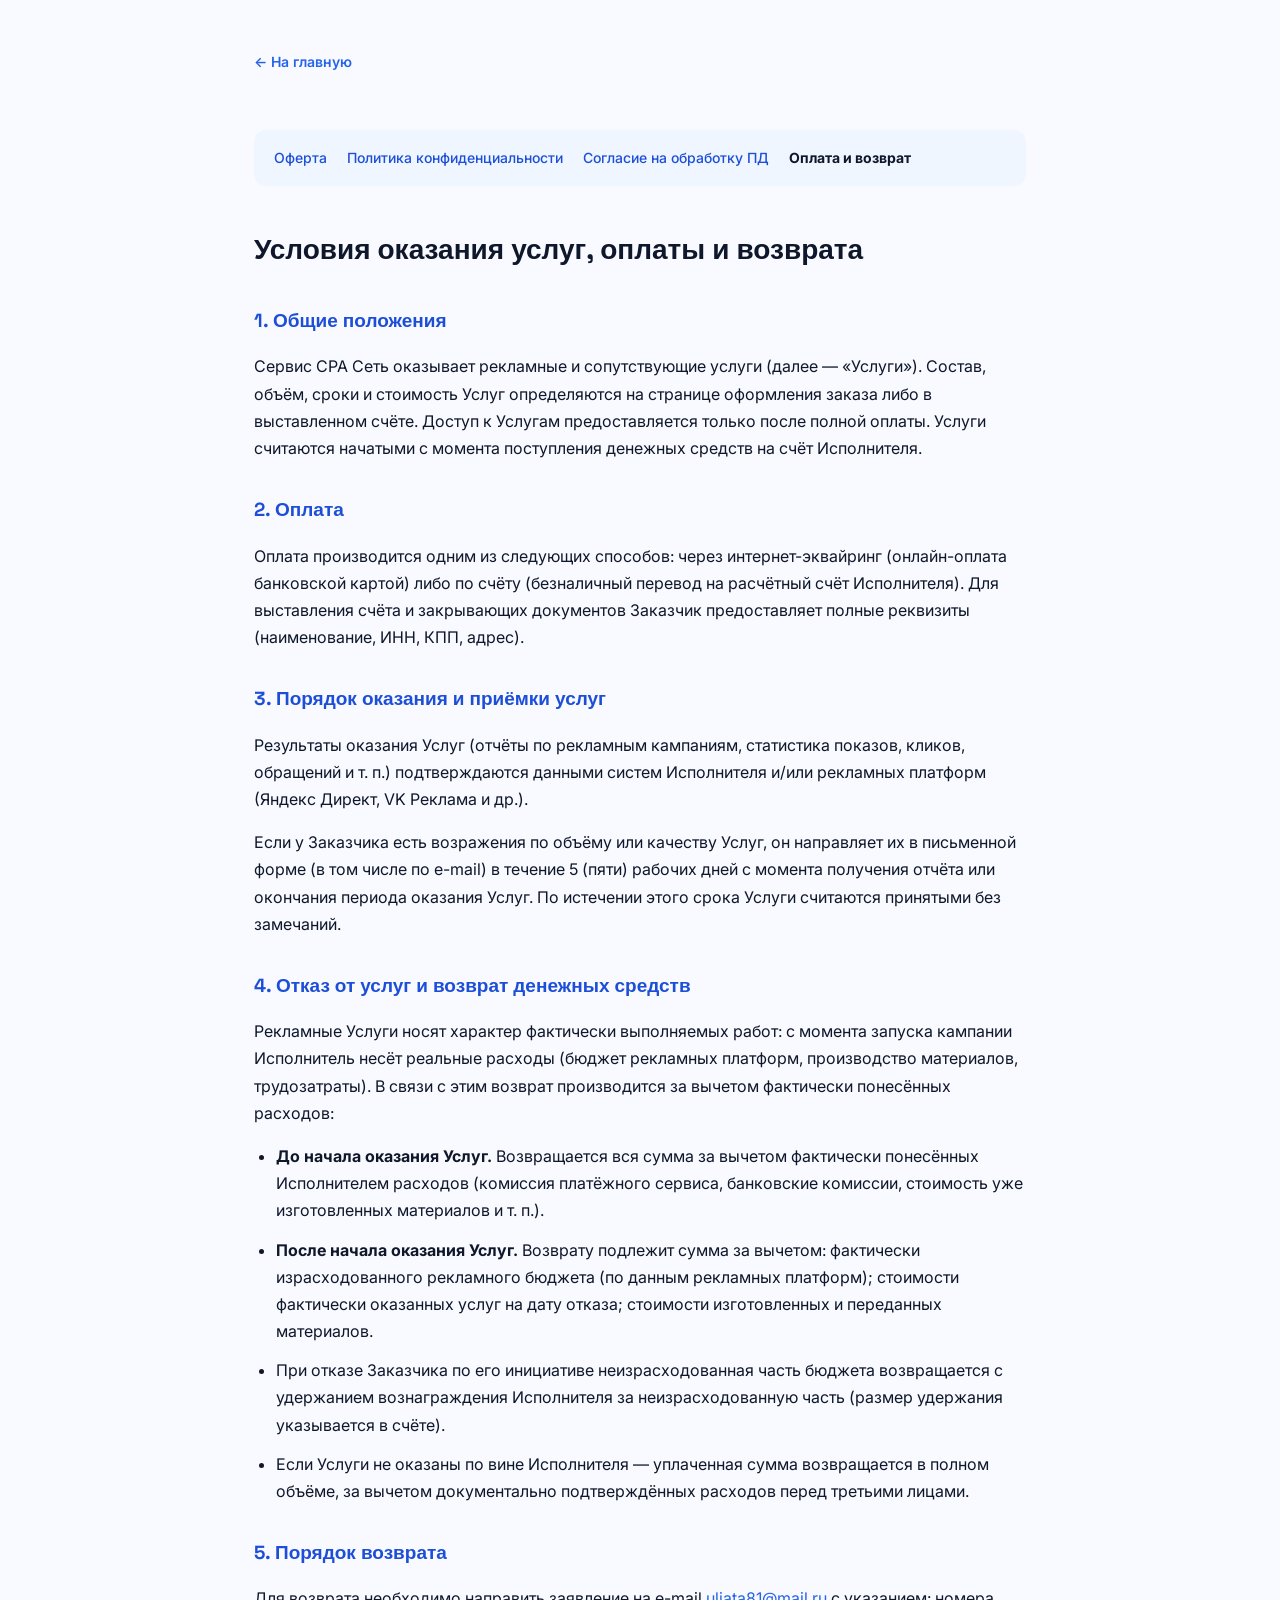
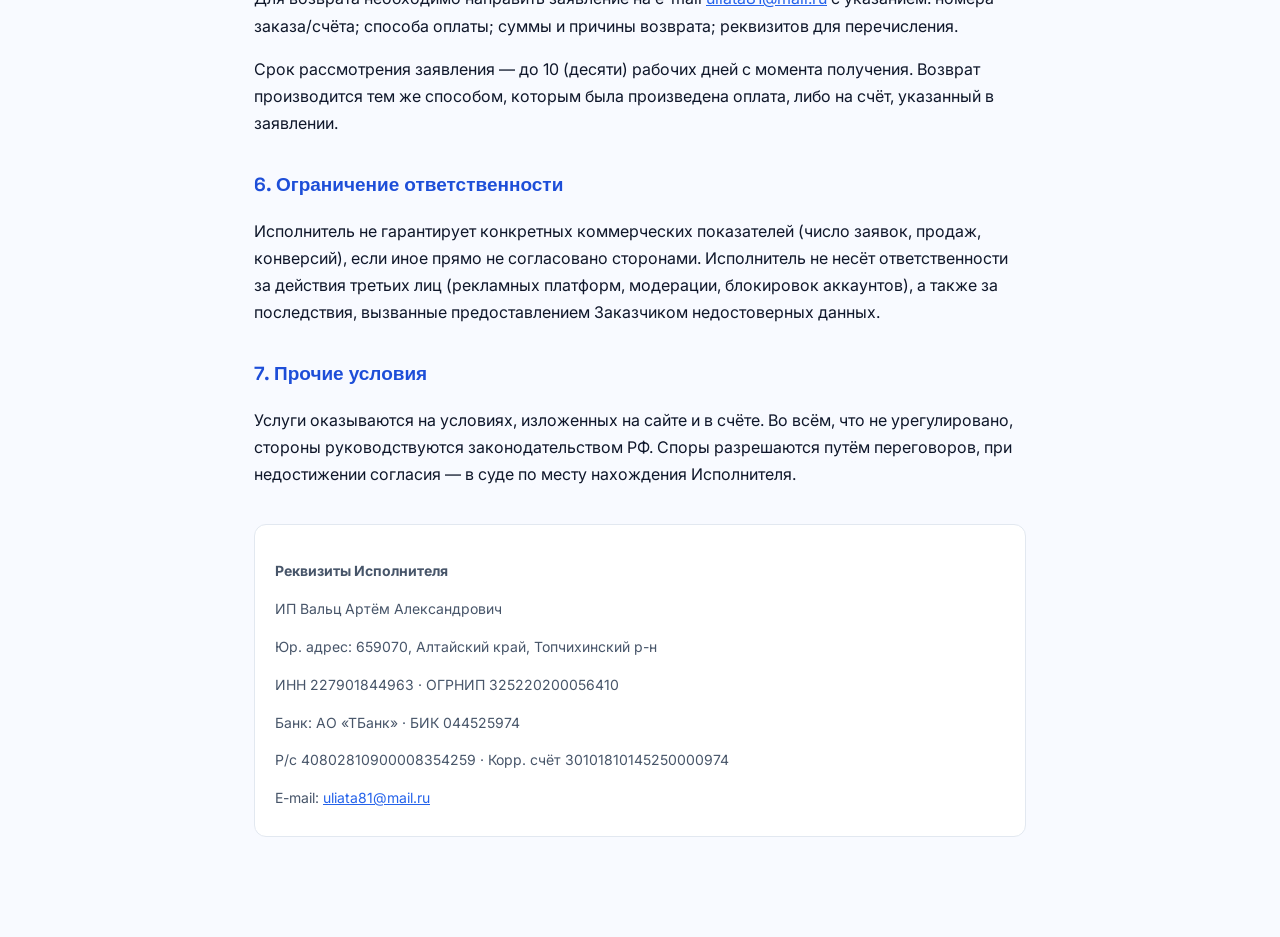
<file: payment.html>
<!DOCTYPE html>
<html lang="ru">
<head>
<meta charset="UTF-8">
<meta name="viewport" content="width=device-width, initial-scale=1.0">
<title>Оплата и возврат — CPA Сеть</title>
<link rel="preconnect" href="https://fonts.googleapis.com">
<link href="https://fonts.googleapis.com/css2?family=Inter:wght@400;500;600;700&family=Space+Grotesk:wght@600;700&display=swap" rel="stylesheet">
<link rel="stylesheet" href="legal.css">
</head>
<body>
<a href="index.html" class="back">← На главную</a>
<div class="legal-nav">
  <a href="oferta.html">Оферта</a>
  <a href="privacy.html">Политика конфиденциальности</a>
  <a href="consent.html">Согласие на обработку ПД</a>
  <a href="payment.html" class="active">Оплата и возврат</a>
</div>

<h1>Условия оказания услуг, оплаты и возврата</h1>

<h2>1. Общие положения</h2>
<p>Сервис CPA Сеть оказывает рекламные и сопутствующие услуги (далее — «Услуги»). Состав, объём, сроки и стоимость Услуг определяются на странице оформления заказа либо в выставленном счёте. Доступ к Услугам предоставляется только после полной оплаты. Услуги считаются начатыми с момента поступления денежных средств на счёт Исполнителя.</p>

<h2>2. Оплата</h2>
<p>Оплата производится одним из следующих способов: через интернет-эквайринг (онлайн-оплата банковской картой) либо по счёту (безналичный перевод на расчётный счёт Исполнителя). Для выставления счёта и закрывающих документов Заказчик предоставляет полные реквизиты (наименование, ИНН, КПП, адрес).</p>

<h2>3. Порядок оказания и приёмки услуг</h2>
<p>Результаты оказания Услуг (отчёты по рекламным кампаниям, статистика показов, кликов, обращений и т. п.) подтверждаются данными систем Исполнителя и/или рекламных платформ (Яндекс Директ, VK Реклама и др.).</p>
<p>Если у Заказчика есть возражения по объёму или качеству Услуг, он направляет их в письменной форме (в том числе по e-mail) в течение 5 (пяти) рабочих дней с момента получения отчёта или окончания периода оказания Услуг. По истечении этого срока Услуги считаются принятыми без замечаний.</p>

<h2>4. Отказ от услуг и возврат денежных средств</h2>
<p>Рекламные Услуги носят характер фактически выполняемых работ: с момента запуска кампании Исполнитель несёт реальные расходы (бюджет рекламных платформ, производство материалов, трудозатраты). В связи с этим возврат производится за вычетом фактически понесённых расходов:</p>
<ul>
  <li><strong>До начала оказания Услуг.</strong> Возвращается вся сумма за вычетом фактически понесённых Исполнителем расходов (комиссия платёжного сервиса, банковские комиссии, стоимость уже изготовленных материалов и т. п.).</li>
  <li><strong>После начала оказания Услуг.</strong> Возврату подлежит сумма за вычетом: фактически израсходованного рекламного бюджета (по данным рекламных платформ); стоимости фактически оказанных услуг на дату отказа; стоимости изготовленных и переданных материалов.</li>
  <li>При отказе Заказчика по его инициативе неизрасходованная часть бюджета возвращается с удержанием вознаграждения Исполнителя за неизрасходованную часть (размер удержания указывается в счёте).</li>
  <li>Если Услуги не оказаны по вине Исполнителя — уплаченная сумма возвращается в полном объёме, за вычетом документально подтверждённых расходов перед третьими лицами.</li>
</ul>

<h2>5. Порядок возврата</h2>
<p>Для возврата необходимо направить заявление на e-mail <a href="mailto:uliata81@mail.ru">uliata81@mail.ru</a> с указанием: номера заказа/счёта; способа оплаты; суммы и причины возврата; реквизитов для перечисления.</p>
<p>Срок рассмотрения заявления — до 10 (десяти) рабочих дней с момента получения. Возврат производится тем же способом, которым была произведена оплата, либо на счёт, указанный в заявлении.</p>

<h2>6. Ограничение ответственности</h2>
<p>Исполнитель не гарантирует конкретных коммерческих показателей (число заявок, продаж, конверсий), если иное прямо не согласовано сторонами. Исполнитель не несёт ответственности за действия третьих лиц (рекламных платформ, модерации, блокировок аккаунтов), а также за последствия, вызванные предоставлением Заказчиком недостоверных данных.</p>

<h2>7. Прочие условия</h2>
<p>Услуги оказываются на условиях, изложенных на сайте и в счёте. Во всём, что не урегулировано, стороны руководствуются законодательством РФ. Споры разрешаются путём переговоров, при недостижении согласия — в суде по месту нахождения Исполнителя.</p>

<div class="requisites">
  <p><strong>Реквизиты Исполнителя</strong></p>
  <p>ИП Вальц Артём Александрович</p>
  <p>Юр. адрес: 659070, Алтайский край, Топчихинский р-н</p>
  <p>ИНН 227901844963 · ОГРНИП 325220200056410</p>
  <p>Банк: АО «ТБанк» · БИК 044525974</p>
  <p>Р/с 40802810900008354259 · Корр. счёт 30101810145250000974</p>
  <p>E-mail: <a href="mailto:uliata81@mail.ru">uliata81@mail.ru</a></p>
</div>

</body>
</html>
</file>
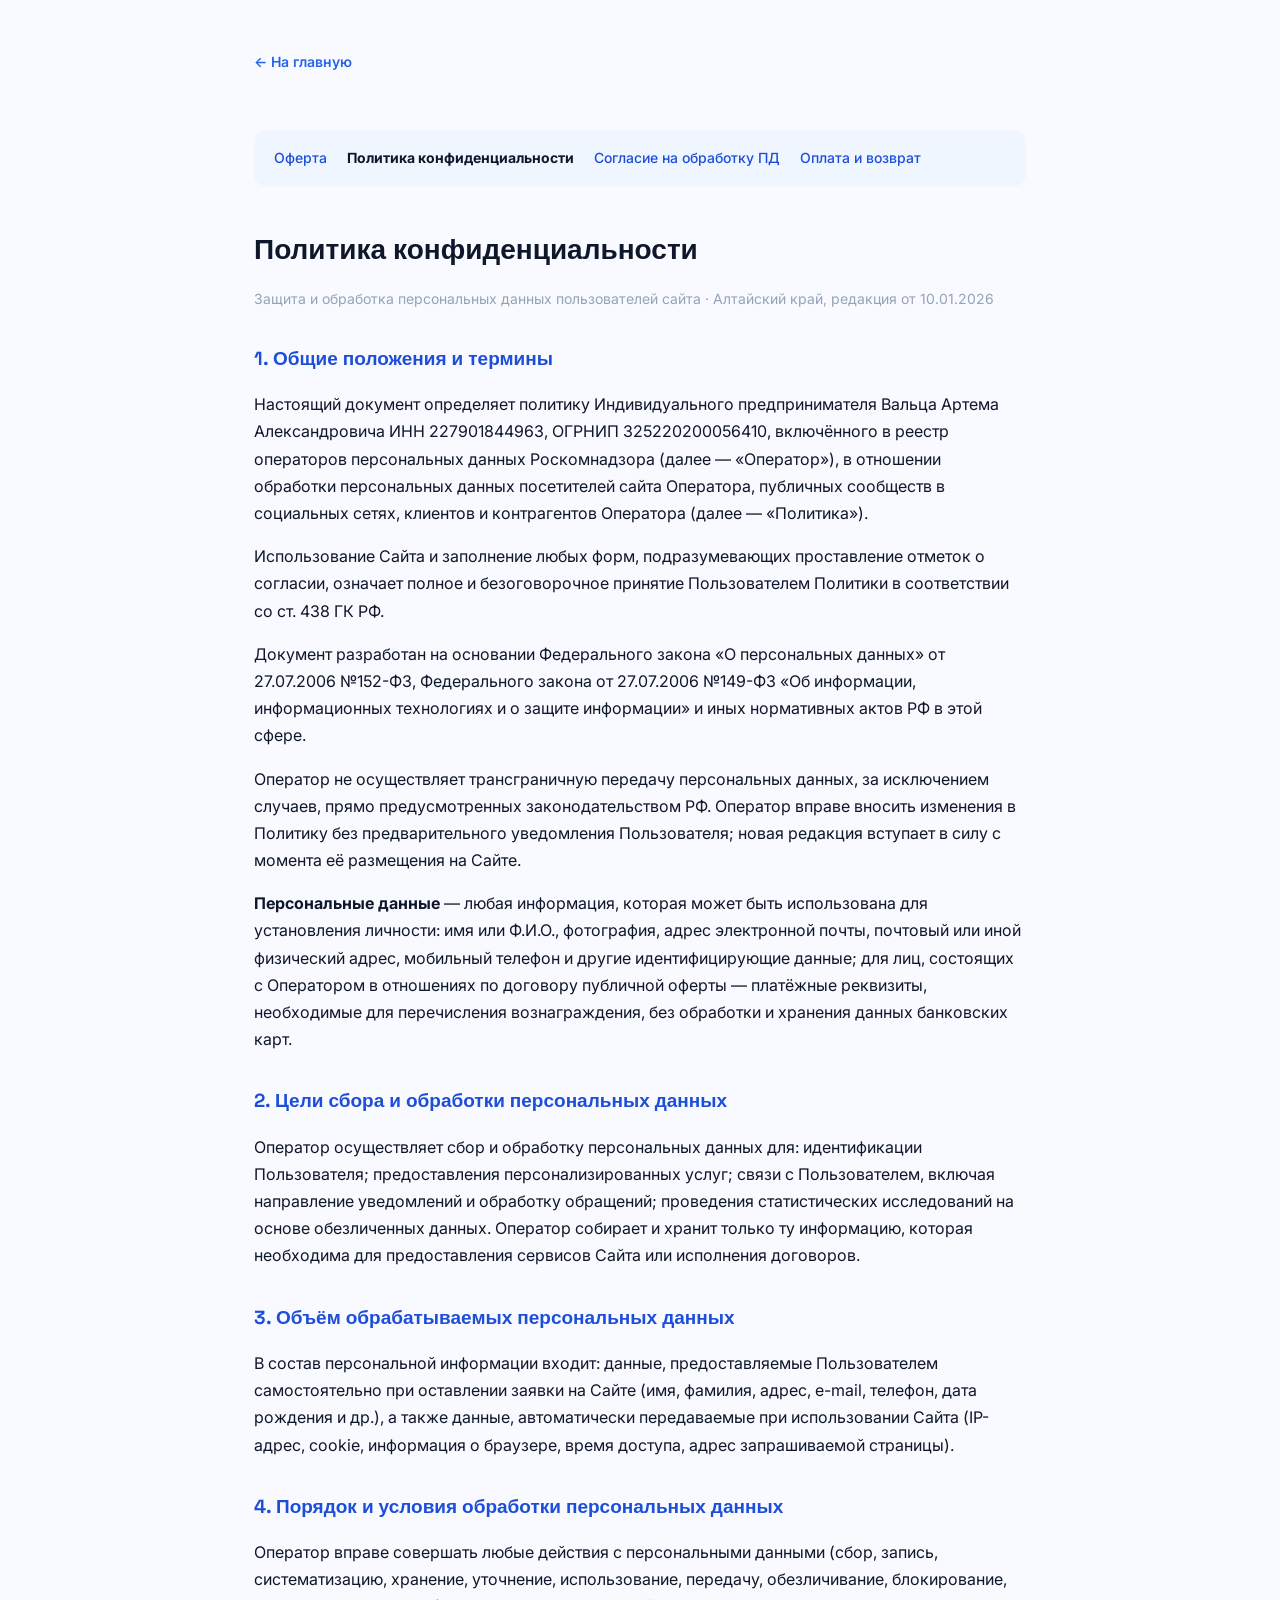
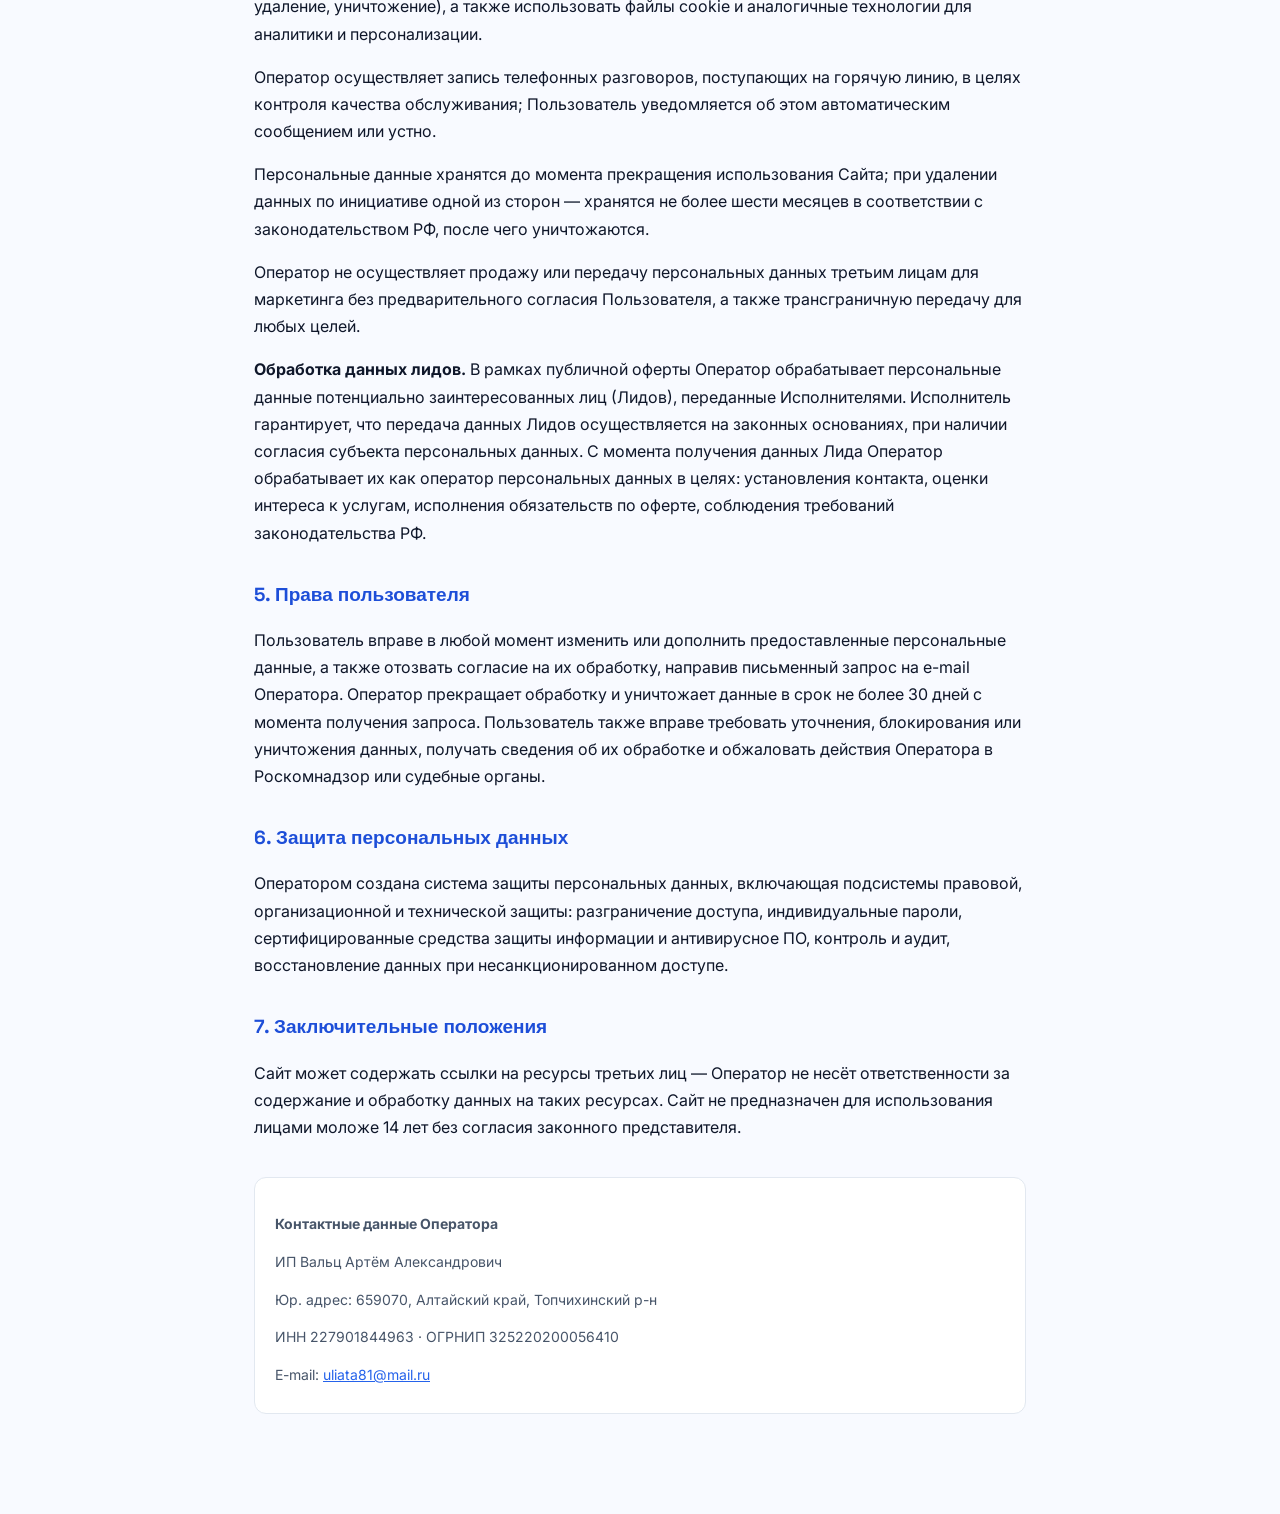
<file: privacy.html>
<!DOCTYPE html>
<html lang="ru">
<head>
<meta charset="UTF-8">
<meta name="viewport" content="width=device-width, initial-scale=1.0">
<title>Политика конфиденциальности — CPA Сеть</title>
<link rel="preconnect" href="https://fonts.googleapis.com">
<link href="https://fonts.googleapis.com/css2?family=Inter:wght@400;500;600;700&family=Space+Grotesk:wght@600;700&display=swap" rel="stylesheet">
<link rel="stylesheet" href="legal.css">
</head>
<body>
<a href="index.html" class="back">← На главную</a>
<div class="legal-nav">
  <a href="oferta.html">Оферта</a>
  <a href="privacy.html" class="active">Политика конфиденциальности</a>
  <a href="consent.html">Согласие на обработку ПД</a>
  <a href="payment.html">Оплата и возврат</a>
</div>

<h1>Политика конфиденциальности</h1>
<p class="subtitle">Защита и обработка персональных данных пользователей сайта · Алтайский край, редакция от 10.01.2026</p>

<h2>1. Общие положения и термины</h2>
<p>Настоящий документ определяет политику Индивидуального предпринимателя Вальца Артема Александровича ИНН 227901844963, ОГРНИП 325220200056410, включённого в реестр операторов персональных данных Роскомнадзора (далее — «Оператор»), в отношении обработки персональных данных посетителей сайта Оператора, публичных сообществ в социальных сетях, клиентов и контрагентов Оператора (далее — «Политика»).</p>
<p>Использование Сайта и заполнение любых форм, подразумевающих проставление отметок о согласии, означает полное и безоговорочное принятие Пользователем Политики в соответствии со ст. 438 ГК РФ.</p>
<p>Документ разработан на основании Федерального закона «О персональных данных» от 27.07.2006 №152-ФЗ, Федерального закона от 27.07.2006 №149-ФЗ «Об информации, информационных технологиях и о защите информации» и иных нормативных актов РФ в этой сфере.</p>
<p>Оператор не осуществляет трансграничную передачу персональных данных, за исключением случаев, прямо предусмотренных законодательством РФ. Оператор вправе вносить изменения в Политику без предварительного уведомления Пользователя; новая редакция вступает в силу с момента её размещения на Сайте.</p>
<p><strong>Персональные данные</strong> — любая информация, которая может быть использована для установления личности: имя или Ф.И.О., фотография, адрес электронной почты, почтовый или иной физический адрес, мобильный телефон и другие идентифицирующие данные; для лиц, состоящих с Оператором в отношениях по договору публичной оферты — платёжные реквизиты, необходимые для перечисления вознаграждения, без обработки и хранения данных банковских карт.</p>

<h2>2. Цели сбора и обработки персональных данных</h2>
<p>Оператор осуществляет сбор и обработку персональных данных для: идентификации Пользователя; предоставления персонализированных услуг; связи с Пользователем, включая направление уведомлений и обработку обращений; проведения статистических исследований на основе обезличенных данных. Оператор собирает и хранит только ту информацию, которая необходима для предоставления сервисов Сайта или исполнения договоров.</p>

<h2>3. Объём обрабатываемых персональных данных</h2>
<p>В состав персональной информации входит: данные, предоставляемые Пользователем самостоятельно при оставлении заявки на Сайте (имя, фамилия, адрес, e-mail, телефон, дата рождения и др.), а также данные, автоматически передаваемые при использовании Сайта (IP-адрес, cookie, информация о браузере, время доступа, адрес запрашиваемой страницы).</p>

<h2>4. Порядок и условия обработки персональных данных</h2>
<p>Оператор вправе совершать любые действия с персональными данными (сбор, запись, систематизацию, хранение, уточнение, использование, передачу, обезличивание, блокирование, удаление, уничтожение), а также использовать файлы cookie и аналогичные технологии для аналитики и персонализации.</p>
<p>Оператор осуществляет запись телефонных разговоров, поступающих на горячую линию, в целях контроля качества обслуживания; Пользователь уведомляется об этом автоматическим сообщением или устно.</p>
<p>Персональные данные хранятся до момента прекращения использования Сайта; при удалении данных по инициативе одной из сторон — хранятся не более шести месяцев в соответствии с законодательством РФ, после чего уничтожаются.</p>
<p>Оператор не осуществляет продажу или передачу персональных данных третьим лицам для маркетинга без предварительного согласия Пользователя, а также трансграничную передачу для любых целей.</p>
<p><strong>Обработка данных лидов.</strong> В рамках публичной оферты Оператор обрабатывает персональные данные потенциально заинтересованных лиц (Лидов), переданные Исполнителями. Исполнитель гарантирует, что передача данных Лидов осуществляется на законных основаниях, при наличии согласия субъекта персональных данных. С момента получения данных Лида Оператор обрабатывает их как оператор персональных данных в целях: установления контакта, оценки интереса к услугам, исполнения обязательств по оферте, соблюдения требований законодательства РФ.</p>

<h2>5. Права пользователя</h2>
<p>Пользователь вправе в любой момент изменить или дополнить предоставленные персональные данные, а также отозвать согласие на их обработку, направив письменный запрос на e-mail Оператора. Оператор прекращает обработку и уничтожает данные в срок не более 30 дней с момента получения запроса. Пользователь также вправе требовать уточнения, блокирования или уничтожения данных, получать сведения об их обработке и обжаловать действия Оператора в Роскомнадзор или судебные органы.</p>

<h2>6. Защита персональных данных</h2>
<p>Оператором создана система защиты персональных данных, включающая подсистемы правовой, организационной и технической защиты: разграничение доступа, индивидуальные пароли, сертифицированные средства защиты информации и антивирусное ПО, контроль и аудит, восстановление данных при несанкционированном доступе.</p>

<h2>7. Заключительные положения</h2>
<p>Сайт может содержать ссылки на ресурсы третьих лиц — Оператор не несёт ответственности за содержание и обработку данных на таких ресурсах. Сайт не предназначен для использования лицами моложе 14 лет без согласия законного представителя.</p>

<div class="requisites">
  <p><strong>Контактные данные Оператора</strong></p>
  <p>ИП Вальц Артём Александрович</p>
  <p>Юр. адрес: 659070, Алтайский край, Топчихинский р-н</p>
  <p>ИНН 227901844963 · ОГРНИП 325220200056410</p>
  <p>E-mail: <a href="mailto:uliata81@mail.ru">uliata81@mail.ru</a></p>
</div>

</body>
</html>
</file>
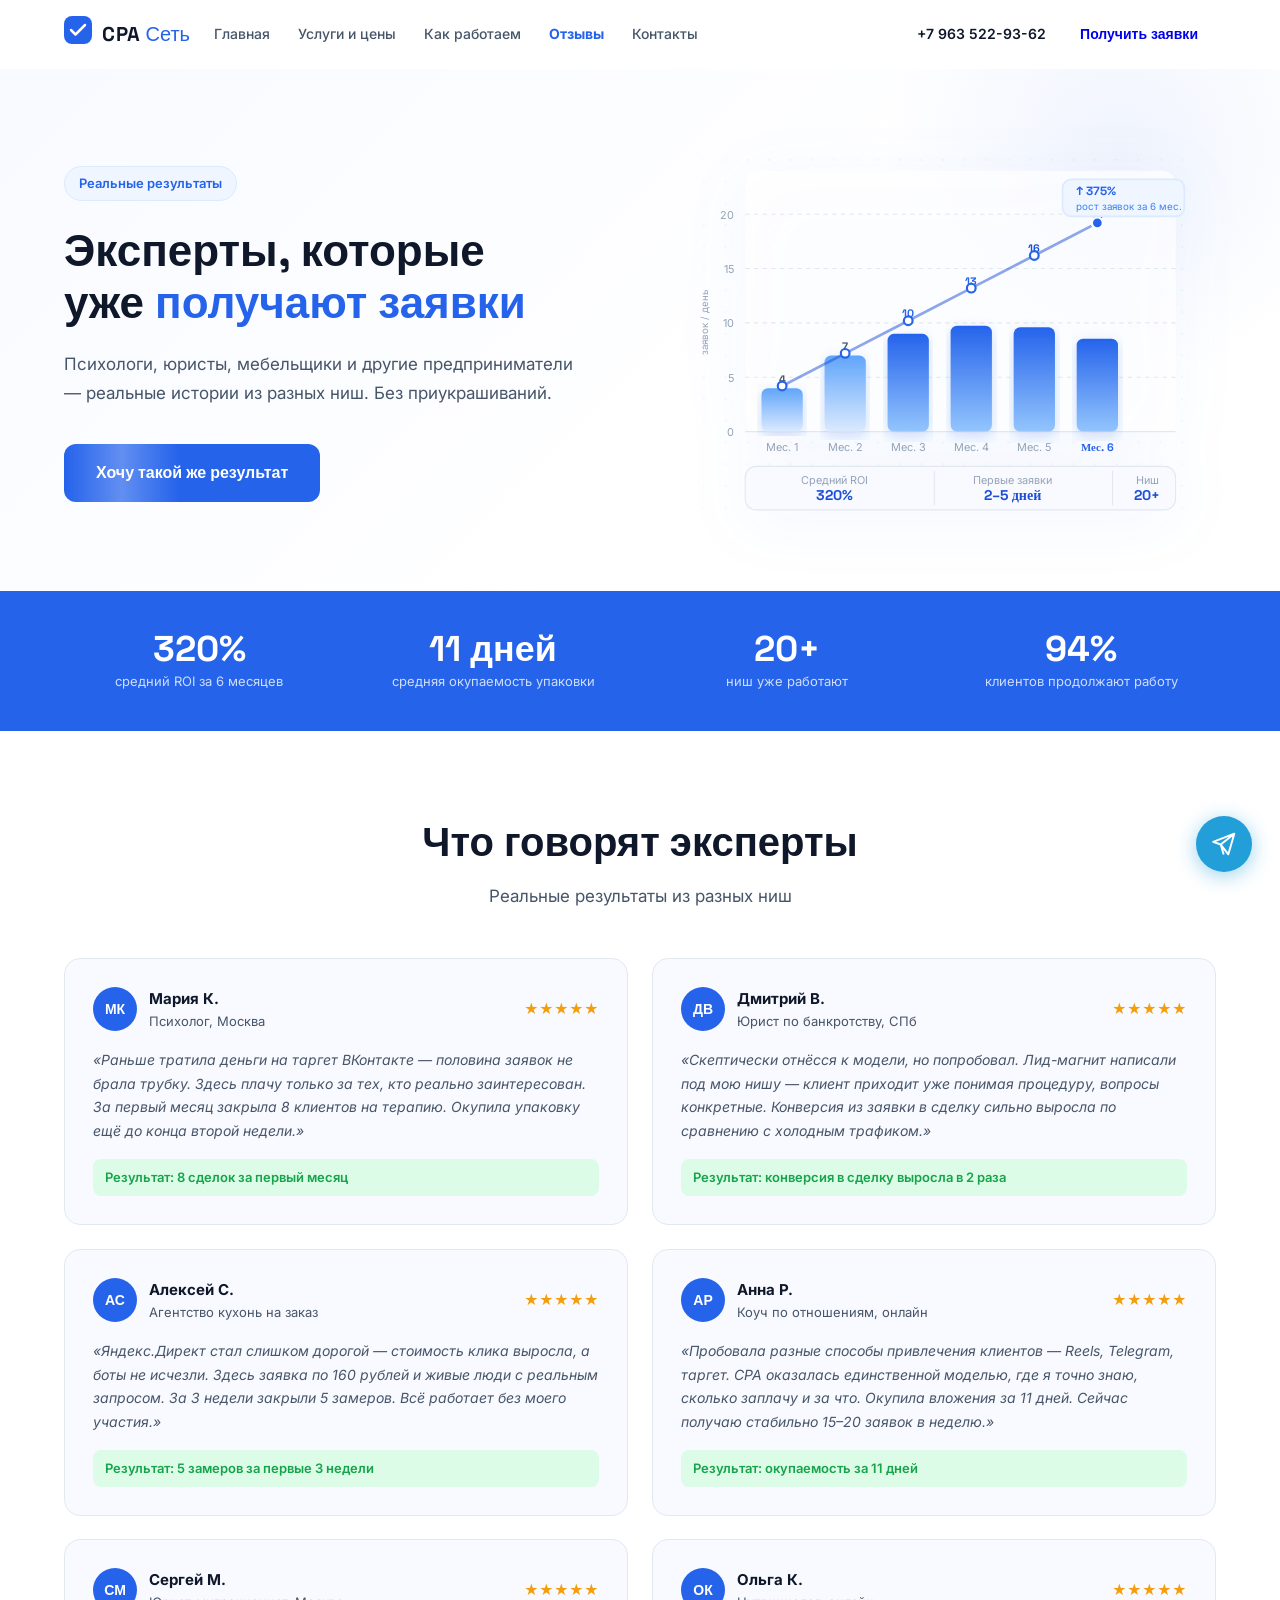
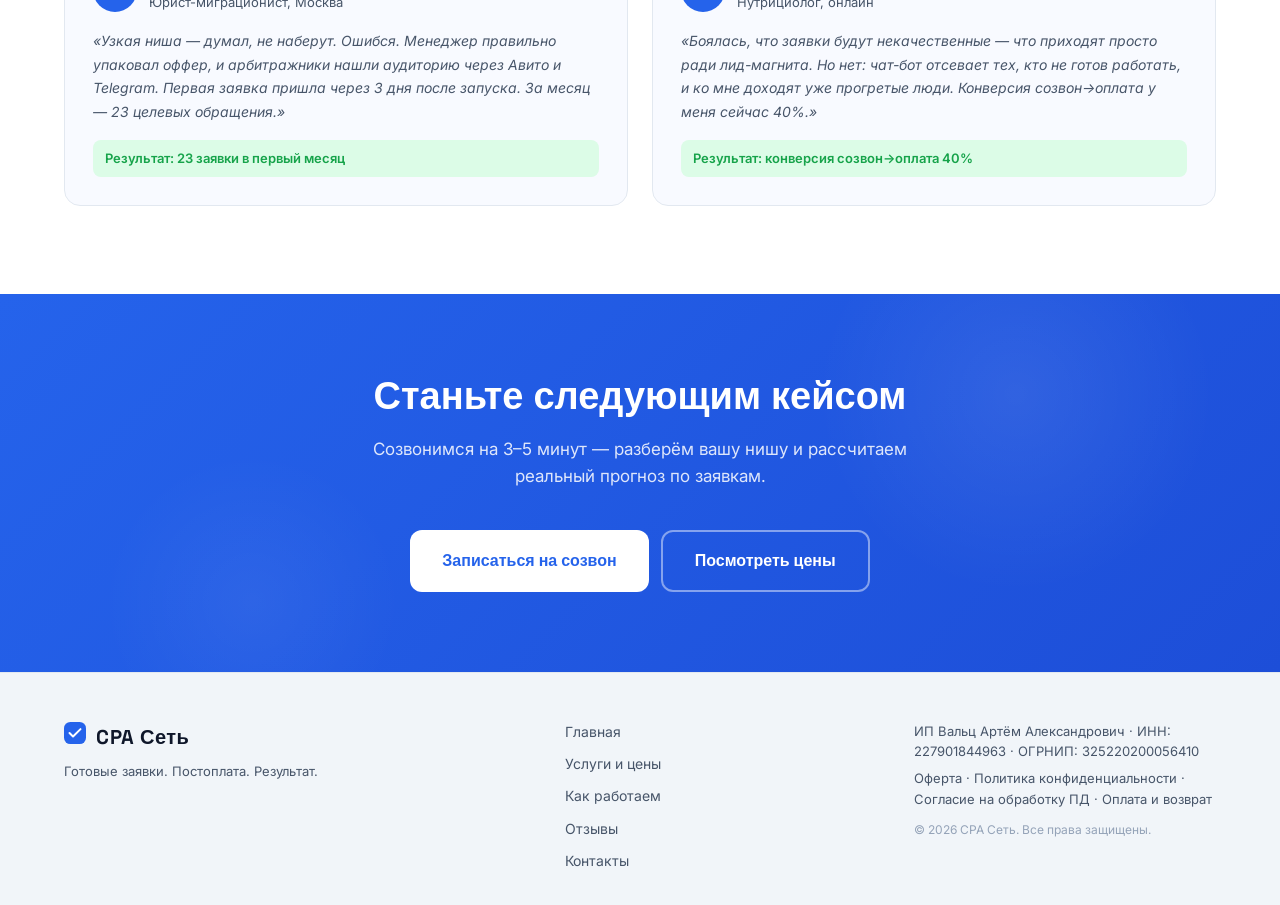
<file: reviews.html>
<!DOCTYPE html>
<html lang="ru">
<head>
  <meta charset="UTF-8">
  <meta name="viewport" content="width=device-width, initial-scale=1.0">
  <title>Отзывы и результаты — CPA Сеть</title>
  <meta name="description" content="Реальные результаты экспертов: психологи, юристы, мебельщики. Отзывы о работе CPA Сеть.">
  <link rel="preconnect" href="https://fonts.googleapis.com">
  <link rel="preconnect" href="https://fonts.gstatic.com" crossorigin>
  <link href="https://fonts.googleapis.com/css2?family=Inter:wght@400;500;600;700;800&family=Space+Grotesk:wght@500;600;700;800&display=swap" rel="stylesheet">
  <link rel="stylesheet" href="styles.css">
</head>
<body>

<header class="header" id="header">
  <div class="container header__inner">
    <a href="index.html" class="logo">
      <span class="logo__icon"><svg width="28" height="28" viewBox="0 0 28 28" fill="none"><rect width="28" height="28" rx="8" fill="#2563EB"/><path d="M7 14l4.5 4.5L21 9" stroke="#fff" stroke-width="2.5" stroke-linecap="round" stroke-linejoin="round"/></svg></span>
      <span class="logo__text">CPA<span class="logo__suffix"> Сеть</span></span>
    </a>
    <nav class="nav" id="nav">
      <a href="index.html">Главная</a>
      <a href="services.html">Услуги и цены</a>
      <a href="how.html">Как работаем</a>
      <a href="reviews.html" aria-current="page">Отзывы</a>
      <a href="contact.html">Контакты</a>
    </nav>
    <div class="header__right">
      <a href="tel:+79635229362" class="header__phone">+7 963 522-93-62</a>
      <a href="contact.html" class="btn btn--sm">Получить заявки</a>
    </div>
    <button class="burger" id="burger" aria-label="Меню"><span></span><span></span><span></span></button>
  </div>
</header>

<!-- ===== PAGE HERO ===== -->
<section class="page-hero">
  <div class="container page-hero__inner">
    <div class="page-hero__content">
      <div class="page-hero__badge">Реальные результаты</div>
      <h1 class="page-hero__title">Эксперты, которые<br>уже <span class="accent">получают заявки</span></h1>
      <p class="page-hero__desc">Психологи, юристы, мебельщики и другие предприниматели — реальные истории из разных ниш. Без приукрашиваний.</p>
      <div class="hero__cta">
        <a href="contact.html" class="btn btn--lg btn--primary">Хочу такой же результат</a>
      </div>
    </div>

    <!-- CHART ILLUSTRATION -->
    <div class="page-hero__art">
      <svg class="art-chart" viewBox="0 0 460 340" fill="none" xmlns="http://www.w3.org/2000/svg">
        <defs>
          <pattern id="chart-dots" x="0" y="0" width="20" height="20" patternUnits="userSpaceOnUse">
            <circle cx="10" cy="10" r="0.9" fill="#2563EB" fill-opacity="0.07"/>
          </pattern>
          <linearGradient id="bar-grad" x1="0%" y1="0%" x2="0%" y2="100%">
            <stop offset="0%" stop-color="#2563EB"/>
            <stop offset="100%" stop-color="#93c5fd"/>
          </linearGradient>
          <linearGradient id="bar-grad-light" x1="0%" y1="0%" x2="0%" y2="100%">
            <stop offset="0%" stop-color="#60a5fa"/>
            <stop offset="100%" stop-color="#dbeafe"/>
          </linearGradient>
          <filter id="bar-glow">
            <feDropShadow dx="0" dy="4" stdDeviation="6" flood-color="#2563EB" flood-opacity="0.2"/>
          </filter>
        </defs>

        <!-- Background -->
        <rect width="460" height="340" fill="url(#chart-dots)"/>

        <!-- Chart area -->
        <rect x="48" y="20" width="396" height="240" rx="12" fill="white" fill-opacity="0.7"/>

        <!-- Grid lines -->
        <line x1="48" y1="260" x2="444" y2="260" stroke="#e2e8f0" stroke-width="1"/>
        <line x1="48" y1="210" x2="444" y2="210" stroke="#e2e8f0" stroke-width="1" stroke-dasharray="4 4"/>
        <line x1="48" y1="160" x2="444" y2="160" stroke="#e2e8f0" stroke-width="1" stroke-dasharray="4 4"/>
        <line x1="48" y1="110" x2="444" y2="110" stroke="#e2e8f0" stroke-width="1" stroke-dasharray="4 4"/>
        <line x1="48" y1="60" x2="444" y2="60" stroke="#e2e8f0" stroke-width="1" stroke-dasharray="4 4"/>

        <!-- Y-axis labels -->
        <text x="38" y="264" text-anchor="end" fill="#94a3b8" font-size="10" font-family="Inter">0</text>
        <text x="38" y="214" text-anchor="end" fill="#94a3b8" font-size="10" font-family="Inter">5</text>
        <text x="38" y="164" text-anchor="end" fill="#94a3b8" font-size="10" font-family="Inter">10</text>
        <text x="38" y="114" text-anchor="end" fill="#94a3b8" font-size="10" font-family="Inter">15</text>
        <text x="38" y="64" text-anchor="end" fill="#94a3b8" font-size="10" font-family="Inter">20</text>
        <text x="14" y="160" text-anchor="middle" fill="#94a3b8" font-size="9" font-family="Inter" transform="rotate(-90, 14, 160)">заявок / день</text>

        <!-- ─── BARS ─── -->
        <!-- Bar 1: Мес.1 — height 40px (2/unit × 10px = 20px from 0, but let me use real heights)
             Scale: 200px for 20 units → 10px per unit
             Мес.1: 4 units → 40px, bottom at 260, top at 220
             Мес.2: 7 → 70px, top at 190
             Мес.3: 10 → 100px, top at 160
             Мес.4: 13 → 130px, top at 130
             Мес.5: 16 → 160px, top at 100
             Мес.6: 19 → 190px, top at 70 -->

        <!-- Bar spacing: 6 bars in 396px, bar width ~38, gap ~26 -->
        <!-- Positions: x centers at 82, 140, 198, 256, 314, 372 -->

        <!-- Мес.1 -->
        <rect x="63" y="220" width="38" height="40" rx="6" fill="url(#bar-grad-light)" filter="url(#bar-glow)">
          <animate attributeName="height" values="0;40" dur="1s" begin="0.1s" fill="freeze" calcMode="ease-out"/>
          <animate attributeName="y" values="260;220" dur="1s" begin="0.1s" fill="freeze" calcMode="ease-out"/>
        </rect>
        <text x="82" y="215" text-anchor="middle" fill="#475569" font-size="10" font-family="Space Grotesk" font-weight="700">4</text>

        <!-- Мес.2 -->
        <rect x="121" y="190" width="38" height="70" rx="6" fill="url(#bar-grad-light)" filter="url(#bar-glow)">
          <animate attributeName="height" values="0;70" dur="1s" begin="0.25s" fill="freeze" calcMode="ease-out"/>
          <animate attributeName="y" values="260;190" dur="1s" begin="0.25s" fill="freeze" calcMode="ease-out"/>
        </rect>
        <text x="140" y="185" text-anchor="middle" fill="#475569" font-size="10" font-family="Space Grotesk" font-weight="700">7</text>

        <!-- Мес.3 -->
        <rect x="179" y="160" width="38" height="100" rx="6" fill="url(#bar-grad)" filter="url(#bar-glow)">
          <animate attributeName="height" values="0;100" dur="1s" begin="0.4s" fill="freeze" calcMode="ease-out"/>
          <animate attributeName="y" values="260;160" dur="1s" begin="0.4s" fill="freeze" calcMode="ease-out"/>
        </rect>
        <text x="198" y="155" text-anchor="middle" fill="#2563EB" font-size="10" font-family="Space Grotesk" font-weight="700">10</text>

        <!-- Мес.4 -->
        <rect x="237" y="130" width="38" height="130" rx="6" fill="url(#bar-grad)" filter="url(#bar-glow)">
          <animate attributeName="height" values="0;130" dur="1s" begin="0.55s" fill="freeze" calcMode="ease-out"/>
          <animate attributeName="y" values="260;130" dur="1s" begin="0.55s" fill="freeze" calcMode="ease-out"/>
        </rect>
        <text x="256" y="125" text-anchor="middle" fill="#2563EB" font-size="10" font-family="Space Grotesk" font-weight="700">13</text>

        <!-- Мес.5 -->
        <rect x="295" y="100" width="38" height="160" rx="6" fill="url(#bar-grad)" filter="url(#bar-glow)">
          <animate attributeName="height" values="0;160" dur="1s" begin="0.7s" fill="freeze" calcMode="ease-out"/>
          <animate attributeName="y" values="260;100" dur="1s" begin="0.7s" fill="freeze" calcMode="ease-out"/>
        </rect>
        <text x="314" y="95" text-anchor="middle" fill="#1d4ed8" font-size="10" font-family="Space Grotesk" font-weight="700">16</text>

        <!-- Мес.6 -->
        <rect x="353" y="70" width="38" height="190" rx="6" fill="url(#bar-grad)" filter="url(#bar-glow)">
          <animate attributeName="height" values="0;190" dur="1s" begin="0.85s" fill="freeze" calcMode="ease-out"/>
          <animate attributeName="y" values="260;70" dur="1s" begin="0.85s" fill="freeze" calcMode="ease-out"/>
        </rect>
        <text x="372" y="65" text-anchor="middle" fill="#1d4ed8" font-size="10" font-family="Space Grotesk" font-weight="700">19</text>

        <!-- Trend line -->
        <polyline points="82,218 140,188 198,158 256,128 314,98 372,68"
                  stroke="#1d4ed8" stroke-width="2.5" fill="none" stroke-linecap="round" stroke-linejoin="round" stroke-opacity="0.5" stroke-dasharray="1000" stroke-dashoffset="1000">
          <animate attributeName="stroke-dashoffset" values="1000;0" dur="2s" begin="0.5s" fill="freeze"/>
        </polyline>

        <!-- Trend dots -->
        <circle cx="82" cy="218" r="4" fill="white" stroke="#2563EB" stroke-width="2"/>
        <circle cx="140" cy="188" r="4" fill="white" stroke="#2563EB" stroke-width="2"/>
        <circle cx="198" cy="158" r="4" fill="white" stroke="#2563EB" stroke-width="2"/>
        <circle cx="256" cy="128" r="4" fill="white" stroke="#2563EB" stroke-width="2"/>
        <circle cx="314" cy="98" r="4" fill="white" stroke="#2563EB" stroke-width="2"/>
        <circle cx="372" cy="68" r="5" fill="#2563EB" stroke="white" stroke-width="2"/>

        <!-- X-axis labels -->
        <text x="82" y="278" text-anchor="middle" fill="#94a3b8" font-size="10" font-family="Inter">Мес. 1</text>
        <text x="140" y="278" text-anchor="middle" fill="#94a3b8" font-size="10" font-family="Inter">Мес. 2</text>
        <text x="198" y="278" text-anchor="middle" fill="#94a3b8" font-size="10" font-family="Inter">Мес. 3</text>
        <text x="256" y="278" text-anchor="middle" fill="#94a3b8" font-size="10" font-family="Inter">Мес. 4</text>
        <text x="314" y="278" text-anchor="middle" fill="#94a3b8" font-size="10" font-family="Inter">Мес. 5</text>
        <text x="372" y="278" text-anchor="middle" fill="#2563EB" font-size="10" font-family="Space Grotesk" font-weight="700">Мес. 6</text>

        <!-- Annotation badge -->
        <rect x="340" y="28" width="112" height="34" rx="8" fill="#eff6ff" stroke="#dbeafe" stroke-width="1.5"/>
        <text x="352" y="42" fill="#2563EB" font-size="11" font-family="Space Grotesk" font-weight="700">↑ 375%</text>
        <text x="352" y="56" fill="#3b82f6" font-size="9" font-family="Inter">рост заявок за 6 мес.</text>

        <!-- Bottom metrics -->
        <rect x="48" y="292" width="396" height="40" rx="10" fill="#f8faff" stroke="#e2e8f0" stroke-width="1"/>
        <text x="130" y="308" text-anchor="middle" fill="#94a3b8" font-size="10" font-family="Inter">Средний ROI</text>
        <text x="130" y="323" text-anchor="middle" fill="#1d4ed8" font-size="13" font-family="Space Grotesk" font-weight="800">320%</text>
        <line x1="222" y1="296" x2="222" y2="328" stroke="#e2e8f0" stroke-width="1"/>
        <text x="294" y="308" text-anchor="middle" fill="#94a3b8" font-size="10" font-family="Inter">Первые заявки</text>
        <text x="294" y="323" text-anchor="middle" fill="#1d4ed8" font-size="13" font-family="Space Grotesk" font-weight="800">2–5 дней</text>
        <line x1="386" y1="296" x2="386" y2="328" stroke="#e2e8f0" stroke-width="1"/>
        <text x="418" y="308" text-anchor="middle" fill="#94a3b8" font-size="10" font-family="Inter">Ниш</text>
        <text x="418" y="323" text-anchor="middle" fill="#1d4ed8" font-size="13" font-family="Space Grotesk" font-weight="800">20+</text>
      </svg>
    </div>
  </div>
</section>

<!-- ===== STATS ===== -->
<div class="metrics-bar">
  <div class="container metrics-bar__grid">
    <div class="metrics-bar__item">
      <div class="metrics-bar__num"><span data-target="320">0</span>%</div>
      <div class="metrics-bar__label">средний ROI за 6 месяцев</div>
    </div>
    <div class="metrics-bar__item">
      <div class="metrics-bar__num"><span data-target="11">0</span> дней</div>
      <div class="metrics-bar__label">средняя окупаемость упаковки</div>
    </div>
    <div class="metrics-bar__item">
      <div class="metrics-bar__num"><span data-target="20">0</span>+</div>
      <div class="metrics-bar__label">ниш уже работают</div>
    </div>
    <div class="metrics-bar__item">
      <div class="metrics-bar__num"><span data-target="94">0</span>%</div>
      <div class="metrics-bar__label">клиентов продолжают работу</div>
    </div>
  </div>
</div>

<!-- ===== REVIEWS ===== -->
<section class="reviews" id="reviews">
  <div class="container">
    <h2 class="section-title section-title--center">Что говорят эксперты</h2>
    <p class="section-sub section-sub--center">Реальные результаты из разных ниш</p>
    <div class="reviews-grid reviews-grid--wide">

      <div class="review">
        <div class="review__header">
          <div class="review__avatar">МК</div>
          <div><div class="review__name">Мария К.</div><div class="review__role">Психолог, Москва</div></div>
          <div class="review__stars">★★★★★</div>
        </div>
        <p class="review__text">«Раньше тратила деньги на таргет ВКонтакте — половина заявок не брала трубку. Здесь плачу только за тех, кто реально заинтересован. За первый месяц закрыла 8 клиентов на терапию. Окупила упаковку ещё до конца второй недели.»</p>
        <div class="review__result">Результат: 8 сделок за первый месяц</div>
      </div>

      <div class="review">
        <div class="review__header">
          <div class="review__avatar">ДВ</div>
          <div><div class="review__name">Дмитрий В.</div><div class="review__role">Юрист по банкротству, СПб</div></div>
          <div class="review__stars">★★★★★</div>
        </div>
        <p class="review__text">«Скептически отнёсся к модели, но попробовал. Лид-магнит написали под мою нишу — клиент приходит уже понимая процедуру, вопросы конкретные. Конверсия из заявки в сделку сильно выросла по сравнению с холодным трафиком.»</p>
        <div class="review__result">Результат: конверсия в сделку выросла в 2 раза</div>
      </div>

      <div class="review">
        <div class="review__header">
          <div class="review__avatar">АС</div>
          <div><div class="review__name">Алексей С.</div><div class="review__role">Агентство кухонь на заказ</div></div>
          <div class="review__stars">★★★★★</div>
        </div>
        <p class="review__text">«Яндекс.Директ стал слишком дорогой — стоимость клика выросла, а боты не исчезли. Здесь заявка по 160 рублей и живые люди с реальным запросом. За 3 недели закрыли 5 замеров. Всё работает без моего участия.»</p>
        <div class="review__result">Результат: 5 замеров за первые 3 недели</div>
      </div>

      <div class="review">
        <div class="review__header">
          <div class="review__avatar">АР</div>
          <div><div class="review__name">Анна Р.</div><div class="review__role">Коуч по отношениям, онлайн</div></div>
          <div class="review__stars">★★★★★</div>
        </div>
        <p class="review__text">«Пробовала разные способы привлечения клиентов — Reels, Telegram, таргет. CPA оказалась единственной моделью, где я точно знаю, сколько заплачу и за что. Окупила вложения за 11 дней. Сейчас получаю стабильно 15–20 заявок в неделю.»</p>
        <div class="review__result">Результат: окупаемость за 11 дней</div>
      </div>

      <div class="review">
        <div class="review__header">
          <div class="review__avatar">СМ</div>
          <div><div class="review__name">Сергей М.</div><div class="review__role">Юрист-миграционист, Москва</div></div>
          <div class="review__stars">★★★★★</div>
        </div>
        <p class="review__text">«Узкая ниша — думал, не наберут. Ошибся. Менеджер правильно упаковал оффер, и арбитражники нашли аудиторию через Авито и Telegram. Первая заявка пришла через 3 дня после запуска. За месяц — 23 целевых обращения.»</p>
        <div class="review__result">Результат: 23 заявки в первый месяц</div>
      </div>

      <div class="review">
        <div class="review__header">
          <div class="review__avatar">ОК</div>
          <div><div class="review__name">Ольга К.</div><div class="review__role">Нутрициолог, онлайн</div></div>
          <div class="review__stars">★★★★★</div>
        </div>
        <p class="review__text">«Боялась, что заявки будут некачественные — что приходят просто ради лид-магнита. Но нет: чат-бот отсевает тех, кто не готов работать, и ко мне доходят уже прогретые люди. Конверсия созвон→оплата у меня сейчас 40%.»</p>
        <div class="review__result">Результат: конверсия созвон→оплата 40%</div>
      </div>

    </div>
  </div>
</section>

<!-- ===== CTA ===== -->
<section class="cta-banner">
  <div class="container cta-banner__inner">
    <div class="cta-banner__title">Станьте следующим кейсом</div>
    <p class="cta-banner__desc">Созвонимся на 3–5 минут — разберём вашу нишу и рассчитаем реальный прогноз по заявкам.</p>
    <div class="cta-banner__btns">
      <a href="contact.html" class="btn btn--lg btn--white">Записаться на созвон</a>
      <a href="services.html" class="btn btn--lg btn--ghost-white">Посмотреть цены</a>
    </div>
  </div>
</section>

<footer class="footer">
  <div class="container footer__inner">
    <div class="footer__logo">
      <a href="index.html" class="logo">
        <span class="logo__icon"><svg width="22" height="22" viewBox="0 0 28 28" fill="none"><rect width="28" height="28" rx="8" fill="#2563EB"/><path d="M7 14l4.5 4.5L21 9" stroke="#fff" stroke-width="2.5" stroke-linecap="round" stroke-linejoin="round"/></svg></span>
        <span class="logo__text">CPA Сеть</span>
      </a>
      <p class="footer__tagline">Готовые заявки. Постоплата. Результат.</p>
    </div>
    <nav class="footer__nav">
      <a href="index.html">Главная</a>
      <a href="services.html">Услуги и цены</a>
      <a href="how.html">Как работаем</a>
      <a href="reviews.html">Отзывы</a>
      <a href="contact.html">Контакты</a>
    </nav>
    <div class="footer__legal">
      <p>ИП Вальц Артём Александрович · ИНН: 227901844963 · ОГРНИП: 325220200056410</p>
      <p class="footer__legal-links"><a href="oferta.html">Оферта</a> · <a href="privacy.html">Политика конфиденциальности</a> · <a href="consent.html">Согласие на обработку ПД</a> · <a href="payment.html">Оплата и возврат</a></p>
      <p class="footer__copy">© <span id="year"></span> CPA Сеть. Все права защищены.</p>
    </div>
  </div>
</footer>

<a href="https://t.me/artem_tele2" class="fab" target="_blank" rel="noopener" title="Написать в Telegram">
  <svg width="26" height="26" viewBox="0 0 24 24" fill="none"><path d="M21.5 2.5L2 10l7 2.5M21.5 2.5l-5.5 19-7-9M21.5 2.5L9 12.5m0 0L11.5 21" stroke="#fff" stroke-width="1.8" stroke-linecap="round" stroke-linejoin="round"/></svg>
</a>
<script src="script.js"></script>
</body>
</html>
</file>
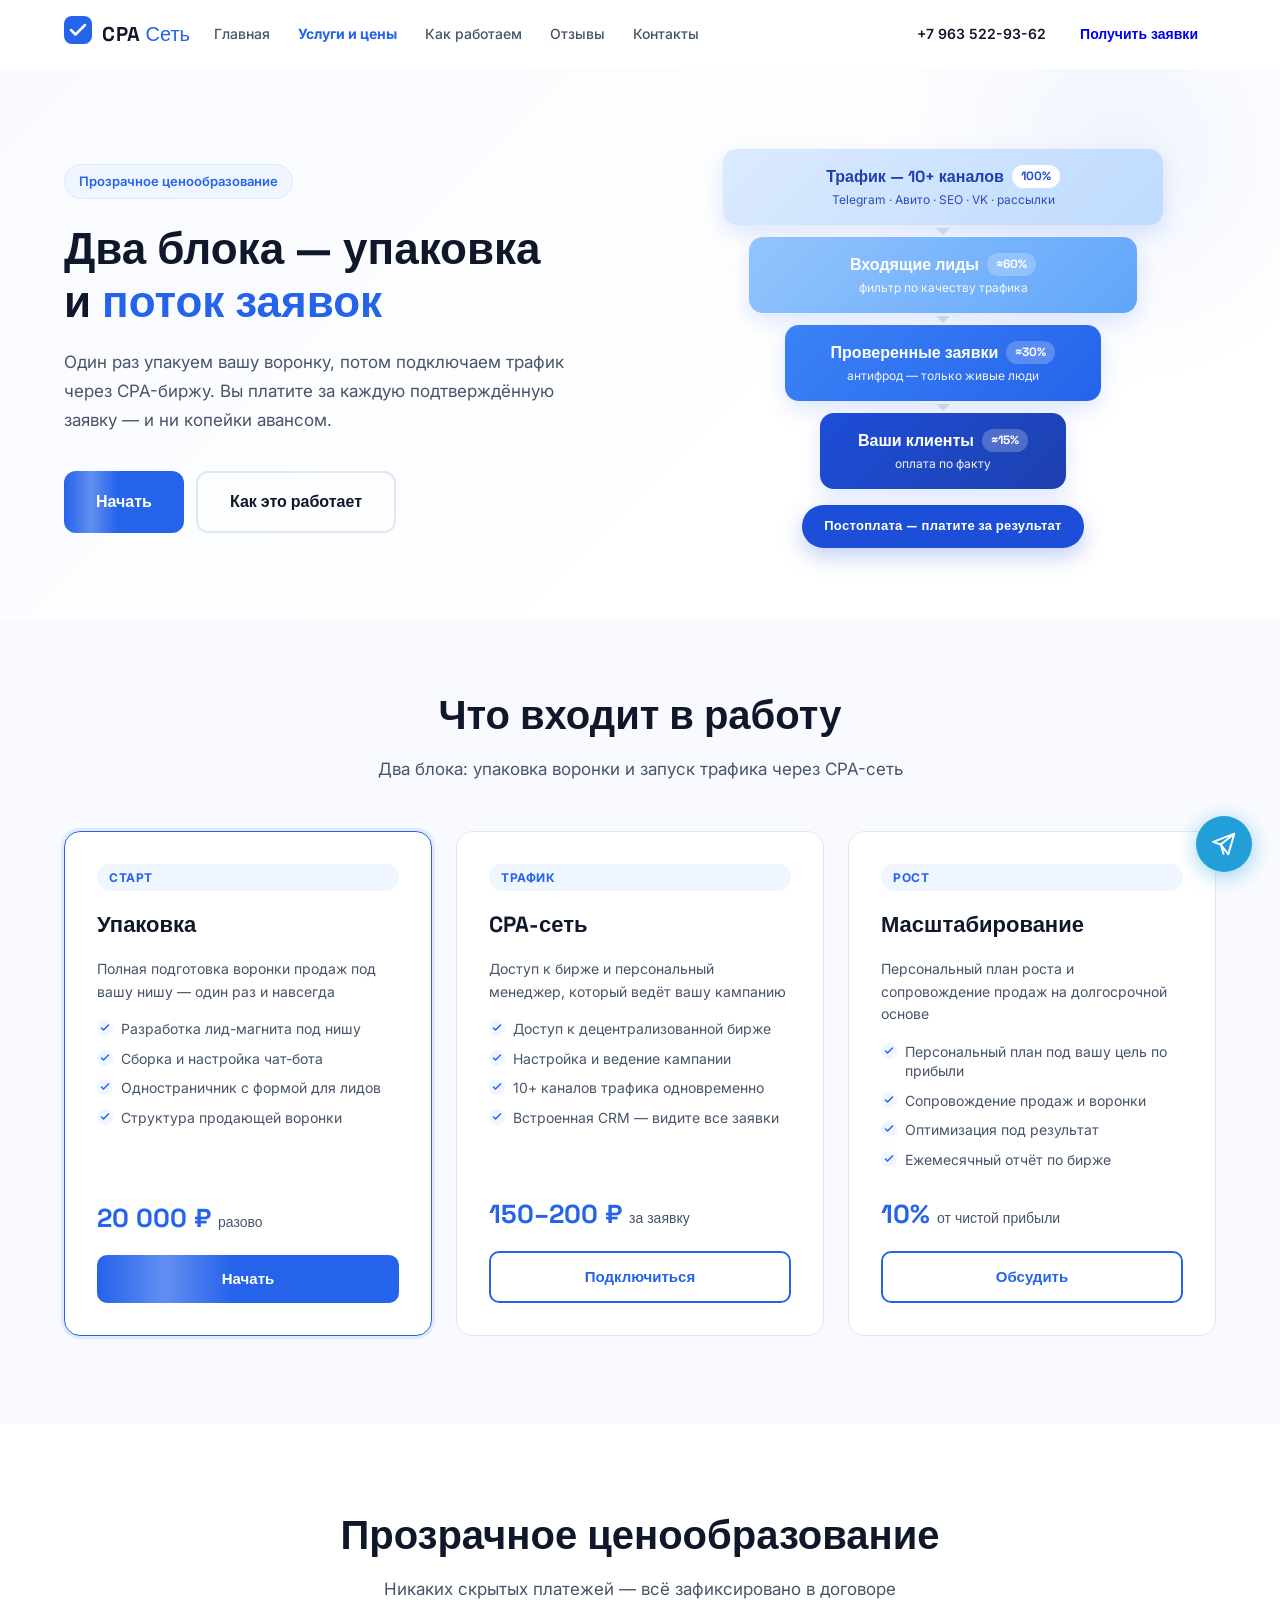
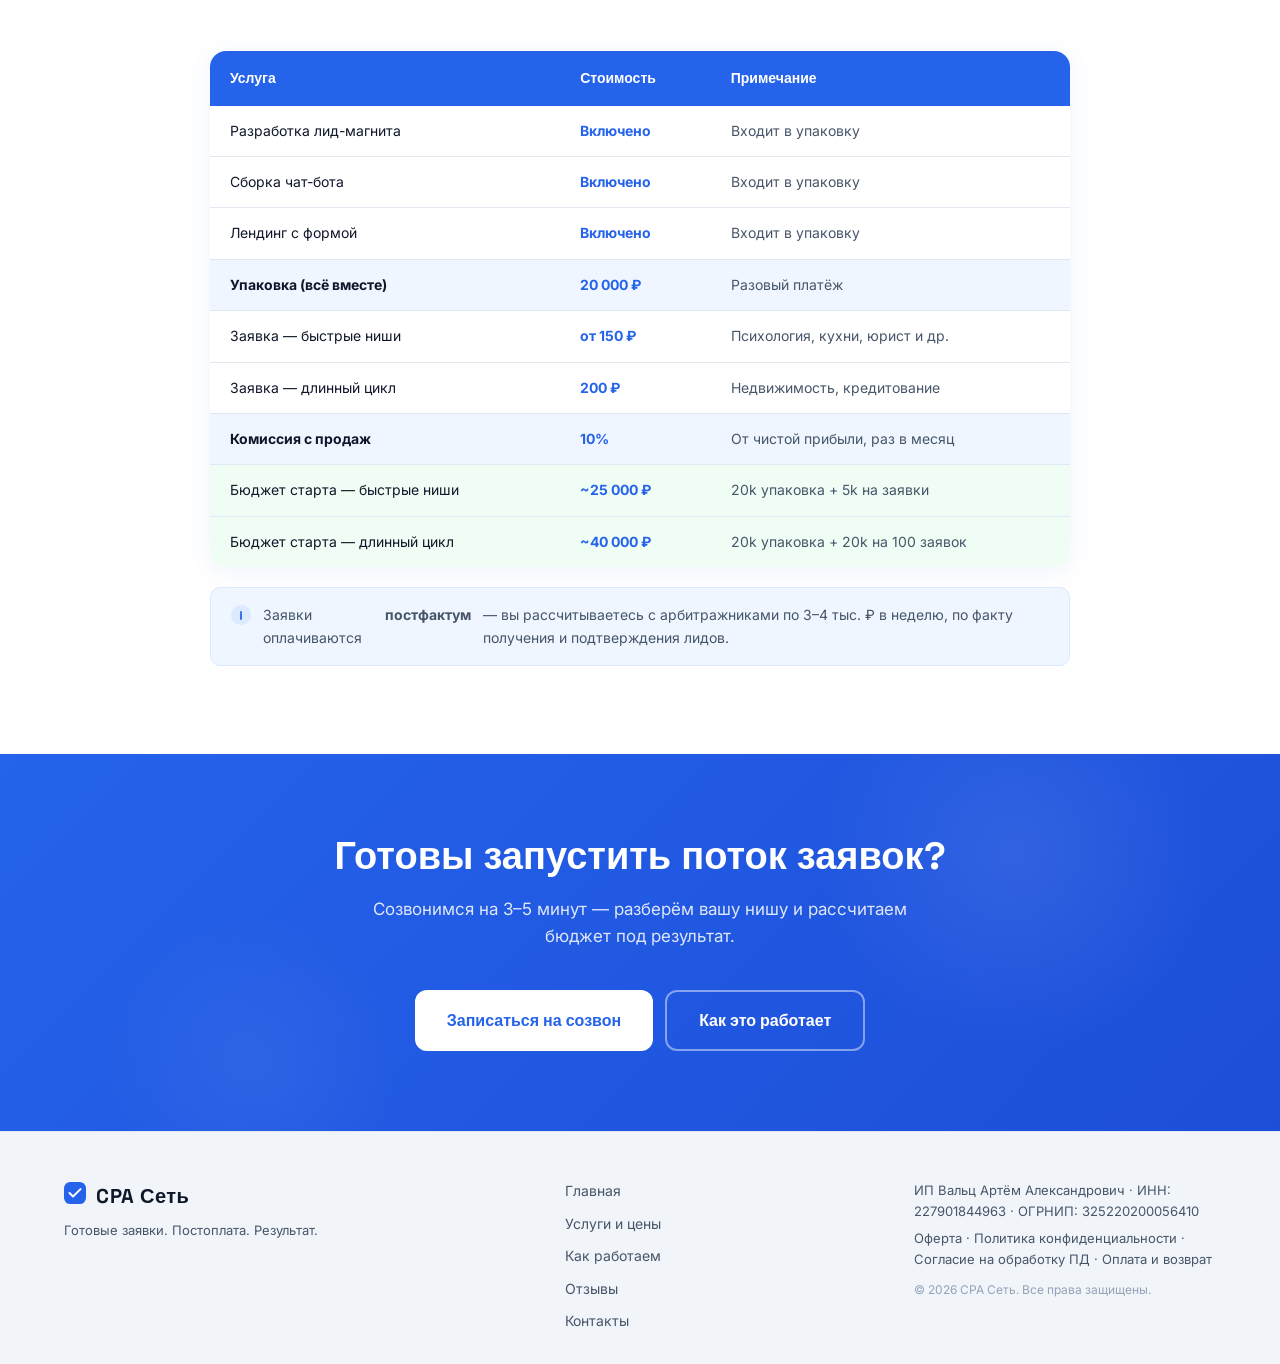
<file: services.html>
<!DOCTYPE html>
<html lang="ru">
<head>
  <meta charset="UTF-8">
  <meta name="viewport" content="width=device-width, initial-scale=1.0">
  <title>Услуги и цены — CPA Сеть</title>
  <meta name="description" content="Упаковка воронки, CPA-трафик и масштабирование. Прозрачные цены: 20 000 ₽ разово + 150–200 ₽ за заявку.">
  <link rel="preconnect" href="https://fonts.googleapis.com">
  <link rel="preconnect" href="https://fonts.gstatic.com" crossorigin>
  <link href="https://fonts.googleapis.com/css2?family=Inter:wght@400;500;600;700;800&family=Space+Grotesk:wght@500;600;700;800&display=swap" rel="stylesheet">
  <link rel="stylesheet" href="styles.css">
</head>
<body>

<header class="header" id="header">
  <div class="container header__inner">
    <a href="index.html" class="logo">
      <span class="logo__icon"><svg width="28" height="28" viewBox="0 0 28 28" fill="none"><rect width="28" height="28" rx="8" fill="#2563EB"/><path d="M7 14l4.5 4.5L21 9" stroke="#fff" stroke-width="2.5" stroke-linecap="round" stroke-linejoin="round"/></svg></span>
      <span class="logo__text">CPA<span class="logo__suffix"> Сеть</span></span>
    </a>
    <nav class="nav" id="nav">
      <a href="index.html">Главная</a>
      <a href="services.html" aria-current="page">Услуги и цены</a>
      <a href="how.html">Как работаем</a>
      <a href="reviews.html">Отзывы</a>
      <a href="contact.html">Контакты</a>
    </nav>
    <div class="header__right">
      <a href="tel:+79635229362" class="header__phone">+7 963 522-93-62</a>
      <a href="contact.html" class="btn btn--sm">Получить заявки</a>
    </div>
    <button class="burger" id="burger" aria-label="Меню"><span></span><span></span><span></span></button>
  </div>
</header>

<!-- ===== PAGE HERO ===== -->
<section class="page-hero">
  <div class="container page-hero__inner">
    <div class="page-hero__content">
      <div class="page-hero__badge">Прозрачное ценообразование</div>
      <h1 class="page-hero__title">Два блока — упаковка<br>и <span class="accent">поток заявок</span></h1>
      <p class="page-hero__desc">Один раз упакуем вашу воронку, потом подключаем трафик через CPA-биржу. Вы платите за каждую подтверждённую заявку — и ни копейки авансом.</p>
      <div class="hero__cta">
        <a href="contact.html" class="btn btn--lg btn--primary">Начать</a>
        <a href="how.html" class="btn btn--ghost btn--lg">Как это работает</a>
      </div>
    </div>

    <!-- FUNNEL (pure HTML — text never clips) -->
    <div class="page-hero__art">
      <div class="funnel">
        <div class="funnel__row funnel__row--1">
          <div class="funnel__main">
            <span class="funnel__label">Трафик — 10+ каналов</span>
            <span class="funnel__pct">100%</span>
          </div>
          <div class="funnel__sub">Telegram · Авито · SEO · VK · рассылки</div>
        </div>
        <div class="funnel__row funnel__row--2">
          <div class="funnel__main">
            <span class="funnel__label">Входящие лиды</span>
            <span class="funnel__pct">≈60%</span>
          </div>
          <div class="funnel__sub">фильтр по качеству трафика</div>
        </div>
        <div class="funnel__row funnel__row--3">
          <div class="funnel__main">
            <span class="funnel__label">Проверенные заявки</span>
            <span class="funnel__pct">≈30%</span>
          </div>
          <div class="funnel__sub">антифрод — только живые люди</div>
        </div>
        <div class="funnel__row funnel__row--4">
          <div class="funnel__main">
            <span class="funnel__label">Ваши клиенты</span>
            <span class="funnel__pct">≈15%</span>
          </div>
          <div class="funnel__sub">оплата по факту</div>
        </div>
        <div class="funnel__base">Постоплата — платите за результат</div>
      </div>
    </div>
  </div>
</section>

<!-- ===== SERVICES ===== -->
<section class="services" id="services">
  <div class="container">
    <h2 class="section-title section-title--center">Что входит в работу</h2>
    <p class="section-sub section-sub--center">Два блока: упаковка воронки и запуск трафика через CPA-сеть</p>
    <div class="services-grid">
      <div class="service service--featured">
        <div class="service__tag">Старт</div>
        <h3 class="service__title">Упаковка</h3>
        <p class="service__desc">Полная подготовка воронки продаж под вашу нишу — один раз и навсегда</p>
        <ul class="service__list">
          <li><svg width="16" height="16" viewBox="0 0 16 16" fill="none"><circle cx="8" cy="8" r="8" fill="#eff6ff"/><path d="M4.5 8l2 2 5-5" stroke="#2563EB" stroke-width="1.5" stroke-linecap="round" stroke-linejoin="round"/></svg>Разработка лид-магнита под нишу</li>
          <li><svg width="16" height="16" viewBox="0 0 16 16" fill="none"><circle cx="8" cy="8" r="8" fill="#eff6ff"/><path d="M4.5 8l2 2 5-5" stroke="#2563EB" stroke-width="1.5" stroke-linecap="round" stroke-linejoin="round"/></svg>Сборка и настройка чат-бота</li>
          <li><svg width="16" height="16" viewBox="0 0 16 16" fill="none"><circle cx="8" cy="8" r="8" fill="#eff6ff"/><path d="M4.5 8l2 2 5-5" stroke="#2563EB" stroke-width="1.5" stroke-linecap="round" stroke-linejoin="round"/></svg>Одностраничник с формой для лидов</li>
          <li><svg width="16" height="16" viewBox="0 0 16 16" fill="none"><circle cx="8" cy="8" r="8" fill="#eff6ff"/><path d="M4.5 8l2 2 5-5" stroke="#2563EB" stroke-width="1.5" stroke-linecap="round" stroke-linejoin="round"/></svg>Структура продающей воронки</li>
        </ul>
        <div class="service__price">20 000 ₽ <span>разово</span></div>
        <a href="contact.html" class="btn btn--primary">Начать</a>
      </div>
      <div class="service">
        <div class="service__tag">Трафик</div>
        <h3 class="service__title">CPA-сеть</h3>
        <p class="service__desc">Доступ к бирже и персональный менеджер, который ведёт вашу кампанию</p>
        <ul class="service__list">
          <li><svg width="16" height="16" viewBox="0 0 16 16" fill="none"><circle cx="8" cy="8" r="8" fill="#eff6ff"/><path d="M4.5 8l2 2 5-5" stroke="#2563EB" stroke-width="1.5" stroke-linecap="round" stroke-linejoin="round"/></svg>Доступ к децентрализованной бирже</li>
          <li><svg width="16" height="16" viewBox="0 0 16 16" fill="none"><circle cx="8" cy="8" r="8" fill="#eff6ff"/><path d="M4.5 8l2 2 5-5" stroke="#2563EB" stroke-width="1.5" stroke-linecap="round" stroke-linejoin="round"/></svg>Настройка и ведение кампании</li>
          <li><svg width="16" height="16" viewBox="0 0 16 16" fill="none"><circle cx="8" cy="8" r="8" fill="#eff6ff"/><path d="M4.5 8l2 2 5-5" stroke="#2563EB" stroke-width="1.5" stroke-linecap="round" stroke-linejoin="round"/></svg>10+ каналов трафика одновременно</li>
          <li><svg width="16" height="16" viewBox="0 0 16 16" fill="none"><circle cx="8" cy="8" r="8" fill="#eff6ff"/><path d="M4.5 8l2 2 5-5" stroke="#2563EB" stroke-width="1.5" stroke-linecap="round" stroke-linejoin="round"/></svg>Встроенная CRM — видите все заявки</li>
        </ul>
        <div class="service__price">150–200 ₽ <span>за заявку</span></div>
        <a href="contact.html" class="btn btn--outline">Подключиться</a>
      </div>
      <div class="service">
        <div class="service__tag">Рост</div>
        <h3 class="service__title">Масштабирование</h3>
        <p class="service__desc">Персональный план роста и сопровождение продаж на долгосрочной основе</p>
        <ul class="service__list">
          <li><svg width="16" height="16" viewBox="0 0 16 16" fill="none"><circle cx="8" cy="8" r="8" fill="#eff6ff"/><path d="M4.5 8l2 2 5-5" stroke="#2563EB" stroke-width="1.5" stroke-linecap="round" stroke-linejoin="round"/></svg>Персональный план под вашу цель по прибыли</li>
          <li><svg width="16" height="16" viewBox="0 0 16 16" fill="none"><circle cx="8" cy="8" r="8" fill="#eff6ff"/><path d="M4.5 8l2 2 5-5" stroke="#2563EB" stroke-width="1.5" stroke-linecap="round" stroke-linejoin="round"/></svg>Сопровождение продаж и воронки</li>
          <li><svg width="16" height="16" viewBox="0 0 16 16" fill="none"><circle cx="8" cy="8" r="8" fill="#eff6ff"/><path d="M4.5 8l2 2 5-5" stroke="#2563EB" stroke-width="1.5" stroke-linecap="round" stroke-linejoin="round"/></svg>Оптимизация под результат</li>
          <li><svg width="16" height="16" viewBox="0 0 16 16" fill="none"><circle cx="8" cy="8" r="8" fill="#eff6ff"/><path d="M4.5 8l2 2 5-5" stroke="#2563EB" stroke-width="1.5" stroke-linecap="round" stroke-linejoin="round"/></svg>Ежемесячный отчёт по бирже</li>
        </ul>
        <div class="service__price">10% <span>от чистой прибыли</span></div>
        <a href="contact.html" class="btn btn--outline">Обсудить</a>
      </div>
    </div>
  </div>
</section>

<!-- ===== PRICE ===== -->
<section class="price" id="price">
  <div class="container">
    <h2 class="section-title section-title--center">Прозрачное ценообразование</h2>
    <p class="section-sub section-sub--center">Никаких скрытых платежей — всё зафиксировано в договоре</p>
    <div class="price-wrap">
      <table class="price-table">
        <thead>
          <tr><th>Услуга</th><th>Стоимость</th><th>Примечание</th></tr>
        </thead>
        <tbody>
          <tr><td>Разработка лид-магнита</td><td class="price-val">Включено</td><td>Входит в упаковку</td></tr>
          <tr><td>Сборка чат-бота</td><td class="price-val">Включено</td><td>Входит в упаковку</td></tr>
          <tr><td>Лендинг с формой</td><td class="price-val">Включено</td><td>Входит в упаковку</td></tr>
          <tr class="price-highlight"><td><strong>Упаковка (всё вместе)</strong></td><td class="price-val"><strong>20 000 ₽</strong></td><td>Разовый платёж</td></tr>
          <tr><td>Заявка — быстрые ниши</td><td class="price-val">от 150 ₽</td><td>Психология, кухни, юрист и др.</td></tr>
          <tr><td>Заявка — длинный цикл</td><td class="price-val">200 ₽</td><td>Недвижимость, кредитование</td></tr>
          <tr class="price-highlight"><td><strong>Комиссия с продаж</strong></td><td class="price-val"><strong>10%</strong></td><td>От чистой прибыли, раз в месяц</td></tr>
          <tr class="price-total"><td>Бюджет старта — быстрые ниши</td><td class="price-val">~25 000 ₽</td><td>20k упаковка + 5k на заявки</td></tr>
          <tr class="price-total"><td>Бюджет старта — длинный цикл</td><td class="price-val">~40 000 ₽</td><td>20k упаковка + 20k на 100 заявок</td></tr>
        </tbody>
      </table>
      <div class="price-note">
        <svg width="20" height="20" viewBox="0 0 20 20" fill="none"><circle cx="10" cy="10" r="10" fill="#dbeafe"/><path d="M10 9v5M10 7v.5" stroke="#2563EB" stroke-width="1.8" stroke-linecap="round"/></svg>
        Заявки оплачиваются <strong>постфактум</strong> — вы рассчитываетесь с арбитражниками по 3–4 тыс. ₽ в неделю, по факту получения и подтверждения лидов.
      </div>
    </div>
  </div>
</section>

<!-- ===== CTA ===== -->
<section class="cta-banner">
  <div class="container cta-banner__inner">
    <div class="cta-banner__title">Готовы запустить поток заявок?</div>
    <p class="cta-banner__desc">Созвонимся на 3–5 минут — разберём вашу нишу и рассчитаем бюджет под результат.</p>
    <div class="cta-banner__btns">
      <a href="contact.html" class="btn btn--lg btn--white">Записаться на созвон</a>
      <a href="how.html" class="btn btn--lg btn--ghost-white">Как это работает</a>
    </div>
  </div>
</section>

<footer class="footer">
  <div class="container footer__inner">
    <div class="footer__logo">
      <a href="index.html" class="logo">
        <span class="logo__icon"><svg width="22" height="22" viewBox="0 0 28 28" fill="none"><rect width="28" height="28" rx="8" fill="#2563EB"/><path d="M7 14l4.5 4.5L21 9" stroke="#fff" stroke-width="2.5" stroke-linecap="round" stroke-linejoin="round"/></svg></span>
        <span class="logo__text">CPA Сеть</span>
      </a>
      <p class="footer__tagline">Готовые заявки. Постоплата. Результат.</p>
    </div>
    <nav class="footer__nav">
      <a href="index.html">Главная</a>
      <a href="services.html">Услуги и цены</a>
      <a href="how.html">Как работаем</a>
      <a href="reviews.html">Отзывы</a>
      <a href="contact.html">Контакты</a>
    </nav>
    <div class="footer__legal">
      <p>ИП Вальц Артём Александрович · ИНН: 227901844963 · ОГРНИП: 325220200056410</p>
      <p class="footer__legal-links"><a href="oferta.html">Оферта</a> · <a href="privacy.html">Политика конфиденциальности</a> · <a href="consent.html">Согласие на обработку ПД</a> · <a href="payment.html">Оплата и возврат</a></p>
      <p class="footer__copy">© <span id="year"></span> CPA Сеть. Все права защищены.</p>
    </div>
  </div>
</footer>

<a href="https://t.me/artem_tele2" class="fab" target="_blank" rel="noopener" title="Написать в Telegram">
  <svg width="26" height="26" viewBox="0 0 24 24" fill="none"><path d="M21.5 2.5L2 10l7 2.5M21.5 2.5l-5.5 19-7-9M21.5 2.5L9 12.5m0 0L11.5 21" stroke="#fff" stroke-width="1.8" stroke-linecap="round" stroke-linejoin="round"/></svg>
</a>
<script src="script.js"></script>
</body>
</html>
</file>
<file: styles.css>
/* ===== RESET & BASE ===== */
*, *::before, *::after { box-sizing: border-box; margin: 0; padding: 0; }
html { scroll-behavior: smooth; }
body {
  font-family: 'Inter', sans-serif;
  font-size: 16px;
  line-height: 1.6;
  color: #0f172a;
  background: #fff;
  -webkit-font-smoothing: antialiased;
  overflow-x: hidden;
}
img, svg { max-width: 100%; }

/* ===== VARIABLES ===== */
:root {
  --accent: #2563EB;
  --accent-dark: #1d4ed8;
  --accent-light: #eff6ff;
  --accent-mid: #dbeafe;
  --bg: #ffffff;
  --bg-2: #f8faff;
  --bg-3: #f1f5f9;
  --text: #0f172a;
  --text-2: #475569;
  --text-3: #94a3b8;
  --border: #e2e8f0;
  --green: #16a34a;
  --green-light: #dcfce7;
  --radius: 16px;
  --radius-sm: 10px;
  --shadow: 0 4px 24px rgba(37,99,235,0.08);
  --shadow-lg: 0 8px 40px rgba(37,99,235,0.13);
}

/* ===== CONTAINER ===== */
.container {
  width: 100%;
  max-width: 1200px;
  margin: 0 auto;
  padding: 0 24px;
}

/* ===== BUTTONS ===== */
.btn {
  display: inline-flex;
  align-items: center;
  justify-content: center;
  gap: 8px;
  padding: 12px 24px;
  border-radius: 10px;
  font-family: 'Space Grotesk', sans-serif;
  font-weight: 600;
  font-size: 15px;
  cursor: pointer;
  text-decoration: none;
  border: none;
  transition: all .18s ease;
  white-space: nowrap;
  position: relative;
  overflow: hidden;
}
.btn--primary { background: var(--accent); color: #fff; }
.btn--primary:hover { background: var(--accent-dark); transform: translateY(-1px); box-shadow: 0 4px 16px rgba(37,99,235,0.35); }
.btn--outline { background: transparent; color: var(--accent); border: 2px solid var(--accent); }
.btn--outline:hover { background: var(--accent-light); }
.btn--ghost { background: transparent; color: var(--text); border: 2px solid var(--border); }
.btn--ghost:hover { border-color: var(--accent); color: var(--accent); }
.btn--lg { padding: 16px 32px; font-size: 16px; border-radius: 12px; }
.btn--sm { padding: 9px 18px; font-size: 14px; border-radius: 8px; }
.btn--full { width: 100%; }

/* ===== SECTION TITLES ===== */
.section-title {
  font-family: 'Space Grotesk', sans-serif;
  font-weight: 700;
  font-size: clamp(26px, 3.5vw, 40px);
  line-height: 1.2;
  color: var(--text);
  margin-bottom: 16px;
}
.section-title--center { text-align: center; }
.section-sub {
  font-size: 17px;
  color: var(--text-2);
  line-height: 1.6;
  max-width: 620px;
  margin-bottom: 48px;
}
.section-sub--center { text-align: center; margin-left: auto; margin-right: auto; }
.accent { color: var(--accent); }

/* ===== REVEAL ===== */
.reveal { opacity: 0; transform: translateY(24px); transition: opacity .5s ease, transform .5s ease; }
.reveal.is-visible { opacity: 1; transform: none; }

/* ===== HEADER ===== */
.header {
  position: sticky;
  top: 0;
  z-index: 100;
  background: rgba(255,255,255,0.95);
  backdrop-filter: blur(12px);
  border-bottom: 1px solid transparent;
  transition: border-color .2s, box-shadow .2s;
}
.header.scrolled {
  border-color: var(--border);
  box-shadow: 0 2px 16px rgba(0,0,0,0.06);
}
.header__inner {
  display: flex;
  align-items: center;
  gap: 24px;
  min-width: 0;
  height: 68px;
}

/* ===== LOGO ===== */
.logo {
  display: flex;
  align-items: center;
  gap: 10px;
  text-decoration: none;
  flex-shrink: 0;
}
.logo__text {
  font-family: 'Space Grotesk', sans-serif;
  font-weight: 700;
  font-size: 20px;
  color: var(--text);
  letter-spacing: 0.5px;
}
.logo__suffix { color: var(--accent); font-weight: 500; letter-spacing: 0; }

/* ===== NAV ===== */
.nav {
  display: flex;
  align-items: center;
  gap: 28px;
  flex: 1;
}
.nav a {
  font-size: 14px;
  font-weight: 500;
  color: var(--text-2);
  text-decoration: none;
  white-space: nowrap;
  transition: color .15s;
}
.nav a:hover { color: var(--accent); }
.header__right {
  display: flex;
  align-items: center;
  gap: 16px;
  margin-left: auto;
  flex-shrink: 0;
}
.header__phone {
  font-size: 14px;
  font-weight: 600;
  color: var(--text);
  text-decoration: none;
  white-space: nowrap;
}
.header__phone:hover { color: var(--accent); }

/* ===== BURGER ===== */
.burger {
  display: none;
  flex-direction: column;
  gap: 5px;
  background: none;
  border: none;
  cursor: pointer;
  padding: 4px;
  margin-left: auto;
}
.burger span {
  display: block;
  width: 24px;
  height: 2px;
  background: var(--text);
  border-radius: 2px;
  transition: transform .2s, opacity .2s;
}
.burger.is-open span:nth-child(1) { transform: translateY(7px) rotate(45deg); }
.burger.is-open span:nth-child(2) { opacity: 0; }
.burger.is-open span:nth-child(3) { transform: translateY(-7px) rotate(-45deg); }

/* ===== HERO ===== */
.hero {
  padding: 80px 0 72px;
  background: linear-gradient(135deg, #f8faff 0%, #fff 60%);
  position: relative;
  overflow: hidden;
}
.hero__inner {
  display: grid;
  grid-template-columns: 1fr 1fr;
  gap: 60px;
  align-items: center;
}
.hero__badge {
  display: inline-block;
  padding: 6px 14px;
  background: var(--accent-light);
  border: 1px solid var(--accent-mid);
  color: var(--accent);
  font-size: 13px;
  font-weight: 600;
  border-radius: 100px;
  margin-bottom: 24px;
}
.hero__title {
  font-family: 'Space Grotesk', sans-serif;
  font-size: clamp(32px, 4vw, 52px);
  font-weight: 700;
  line-height: 1.15;
  margin-bottom: 20px;
}
.hero__desc {
  font-size: 17px;
  color: var(--text-2);
  line-height: 1.7;
  margin-bottom: 36px;
  max-width: 520px;
}
.hero__cta { display: flex; gap: 12px; flex-wrap: wrap; }

/* ===== HERO CARD ===== */
.hero__card {
  background: #fff;
  border: 1px solid var(--border);
  border-radius: var(--radius);
  padding: 32px;
  box-shadow: var(--shadow-lg);
}
.stat-grid {
  display: grid;
  grid-template-columns: 1fr 1fr;
  gap: 24px;
  margin-bottom: 28px;
  padding-bottom: 28px;
  border-bottom: 1px solid var(--border);
}
.stat__num {
  font-family: 'Space Grotesk', sans-serif;
  font-size: 32px;
  font-weight: 700;
  color: var(--accent);
  line-height: 1;
  margin-bottom: 4px;
}
.stat__label { font-size: 13px; color: var(--text-2); }
.hero__model { display: flex; flex-direction: column; gap: 12px; }
.model-row {
  display: flex;
  align-items: flex-start;
  gap: 10px;
  font-size: 14px;
  color: var(--text-2);
  line-height: 1.4;
}
.model-row svg { flex-shrink: 0; margin-top: 1px; }

/* ===== PROBLEM ===== */
.problem {
  padding: 72px 0;
  background: var(--bg-3);
}
.problem__inner {
  display: grid;
  grid-template-columns: 1fr 1.4fr;
  gap: 60px;
  align-items: start;
}
.problem__left .section-title { margin-bottom: 16px; }
.problem__cards { display: grid; grid-template-columns: 1fr 1fr; gap: 20px; }
.problem-card {
  background: #fff;
  border-radius: var(--radius);
  padding: 24px;
  border: 2px solid transparent;
}
.problem-card--bad { border-color: #fee2e2; }
.problem-card--good { border-color: var(--green-light); }
.problem-card__label {
  font-family: 'Space Grotesk', sans-serif;
  font-weight: 700;
  font-size: 14px;
  margin-bottom: 16px;
  padding-bottom: 12px;
  border-bottom: 1px solid var(--border);
}
.problem-card--bad .problem-card__label { color: #dc2626; }
.problem-card--good .problem-card__label { color: var(--green); }
.problem-list { list-style: none; display: flex; flex-direction: column; gap: 10px; }
.problem-list li { font-size: 14px; color: var(--text-2); display: flex; align-items: flex-start; gap: 8px; line-height: 1.4; }
.problem-list .x { color: #dc2626; font-weight: 700; flex-shrink: 0; }
.problem-list .check { color: var(--green); font-weight: 700; flex-shrink: 0; }

/* ===== ADVANTAGES ===== */
.advantages { padding: 88px 0; }
.adv-grid {
  display: grid;
  grid-template-columns: repeat(3, 1fr);
  gap: 24px;
}
.adv {
  background: var(--bg-2);
  border: 1px solid var(--border);
  border-radius: var(--radius);
  padding: 28px;
  transition: box-shadow .2s, transform .2s;
}
.adv:hover { box-shadow: var(--shadow); transform: translateY(-2px); }
.adv__icon { margin-bottom: 16px; }
.adv__title {
  font-family: 'Space Grotesk', sans-serif;
  font-weight: 700;
  font-size: 17px;
  margin-bottom: 8px;
}
.adv__desc { font-size: 14px; color: var(--text-2); line-height: 1.6; }

/* ===== SERVICES ===== */
.services { padding: 0 0 88px; background: var(--bg-2); }
.services .container { padding-top: 72px; }
.services-grid {
  display: grid;
  grid-template-columns: repeat(3, 1fr);
  gap: 24px;
}
.service {
  background: #fff;
  border: 1px solid var(--border);
  border-radius: var(--radius);
  padding: 32px;
  display: flex;
  flex-direction: column;
  gap: 16px;
}
.service--featured {
  border-color: var(--accent);
  box-shadow: 0 0 0 3px rgba(37,99,235,0.1);
}
.service__tag {
  display: inline-block;
  padding: 4px 12px;
  background: var(--accent-light);
  color: var(--accent);
  font-size: 12px;
  font-weight: 700;
  border-radius: 100px;
  letter-spacing: 0.05em;
  text-transform: uppercase;
}
.service__title {
  font-family: 'Space Grotesk', sans-serif;
  font-weight: 700;
  font-size: 22px;
}
.service__desc { font-size: 14px; color: var(--text-2); line-height: 1.6; }
.service__list { list-style: none; display: flex; flex-direction: column; gap: 10px; flex: 1; }
.service__list li { display: flex; align-items: flex-start; gap: 8px; font-size: 14px; color: var(--text-2); line-height: 1.4; }
.service__list svg { flex-shrink: 0; margin-top: 1px; }
.service__price {
  font-family: 'Space Grotesk', sans-serif;
  font-size: 26px;
  font-weight: 700;
  color: var(--accent);
  padding-top: 8px;
}
.service__price span { font-size: 14px; font-weight: 500; color: var(--text-2); }

/* ===== PRICE ===== */
.price { padding: 88px 0; }
.price-wrap { max-width: 860px; margin: 0 auto; }
.price-table {
  width: 100%;
  border-collapse: collapse;
  border-radius: var(--radius);
  overflow: hidden;
  box-shadow: var(--shadow);
}
.price-table thead tr { background: var(--accent); }
.price-table th {
  padding: 16px 20px;
  text-align: left;
  color: #fff;
  font-family: 'Space Grotesk', sans-serif;
  font-weight: 600;
  font-size: 14px;
}
.price-table tbody tr { border-bottom: 1px solid var(--border); background: #fff; }
.price-table tbody tr:last-child { border: none; }
.price-table td { padding: 14px 20px; font-size: 14px; color: var(--text-2); }
.price-table td:first-child { color: var(--text); }
.price-val { font-weight: 700; color: var(--accent) !important; white-space: nowrap; }
.price-highlight td { background: var(--accent-light); }
.price-total td { background: #f0fdf4; }
.price-note {
  display: flex;
  align-items: flex-start;
  gap: 12px;
  margin-top: 20px;
  padding: 16px 20px;
  background: var(--accent-light);
  border-radius: var(--radius-sm);
  border: 1px solid var(--accent-mid);
  font-size: 14px;
  color: var(--text-2);
  line-height: 1.6;
}
.price-note svg { flex-shrink: 0; margin-top: 1px; }

/* ===== PROCESS ===== */
.process { padding: 88px 0; background: var(--bg-2); }
.steps-grid {
  display: grid;
  grid-template-columns: repeat(5, 1fr);
  gap: 16px;
  position: relative;
}
.steps-grid::before {
  content: '';
  position: absolute;
  top: 28px;
  left: 60px;
  right: 60px;
  height: 2px;
  background: linear-gradient(90deg, var(--accent), var(--accent-mid));
  z-index: 0;
}
.step {
  background: #fff;
  border: 1px solid var(--border);
  border-radius: var(--radius);
  padding: 24px 20px;
  position: relative;
  z-index: 1;
  text-align: center;
}
.step__num {
  display: inline-flex;
  align-items: center;
  justify-content: center;
  width: 44px;
  height: 44px;
  background: var(--accent);
  color: #fff;
  font-family: 'Space Grotesk', sans-serif;
  font-weight: 700;
  font-size: 14px;
  border-radius: 50%;
  margin: 0 auto 16px;
}
.step__title {
  font-family: 'Space Grotesk', sans-serif;
  font-weight: 700;
  font-size: 15px;
  margin-bottom: 8px;
}
.step__desc { font-size: 13px; color: var(--text-2); line-height: 1.5; }

/* ===== REVIEWS ===== */
.reviews { padding: 88px 0; }
.reviews-grid {
  display: grid;
  grid-template-columns: repeat(3, 1fr);
  gap: 24px;
}
.review {
  background: var(--bg-2);
  border: 1px solid var(--border);
  border-radius: var(--radius);
  padding: 28px;
  display: flex;
  flex-direction: column;
  gap: 16px;
}
.review__header { display: flex; align-items: center; gap: 12px; }
.review__avatar {
  width: 44px;
  height: 44px;
  border-radius: 50%;
  background: var(--accent);
  color: #fff;
  font-family: 'Space Grotesk', sans-serif;
  font-weight: 700;
  font-size: 14px;
  display: flex;
  align-items: center;
  justify-content: center;
  flex-shrink: 0;
}
.review__name { font-weight: 700; font-size: 15px; }
.review__role { font-size: 13px; color: var(--text-2); }
.review__stars { color: #f59e0b; font-size: 14px; margin-left: auto; }
.review__text { font-size: 14px; color: var(--text-2); line-height: 1.7; font-style: italic; flex: 1; }
.review__result {
  font-size: 13px;
  font-weight: 600;
  color: var(--green);
  background: var(--green-light);
  padding: 8px 12px;
  border-radius: 8px;
}

/* ===== FAQ ===== */
.faq { padding: 88px 0; background: var(--bg-2); }
.faq-list {
  max-width: 760px;
  margin: 0 auto;
  display: flex;
  flex-direction: column;
  gap: 12px;
}
.faq__item {
  background: #fff;
  border: 1px solid var(--border);
  border-radius: var(--radius-sm);
  overflow: hidden;
}
.faq__item[open] { border-color: var(--accent); }
.faq__question {
  display: flex;
  align-items: center;
  justify-content: space-between;
  gap: 16px;
  padding: 20px 24px;
  font-weight: 600;
  font-size: 15px;
  cursor: pointer;
  list-style: none;
  user-select: none;
}
.faq__question::-webkit-details-marker { display: none; }
.faq__arrow { flex-shrink: 0; transition: transform .2s; }
.faq__item[open] .faq__arrow { transform: rotate(180deg); }
.faq__answer {
  padding: 0 24px 20px;
  font-size: 15px;
  color: var(--text-2);
  line-height: 1.7;
}

/* ===== CONTACT ===== */
.contact { padding: 88px 0; }
.contact-inner {
  display: grid;
  grid-template-columns: 1fr 1fr;
  gap: 60px;
  align-items: start;
}
.contact-info .section-title { margin-bottom: 16px; }
.contact-cards { display: flex; flex-direction: column; gap: 12px; margin-top: 32px; }
.contact-card {
  display: flex;
  align-items: center;
  gap: 14px;
  padding: 16px 20px;
  background: var(--bg-2);
  border: 1px solid var(--border);
  border-radius: var(--radius-sm);
}
.contact-card svg { flex-shrink: 0; }
.contact-card__label { font-size: 12px; color: var(--text-3); margin-bottom: 2px; }
.contact-card__val { font-weight: 600; font-size: 15px; color: var(--text); text-decoration: none; }
.contact-card__val:hover { color: var(--accent); }

/* ===== FORM ===== */
.form-wrap {
  background: #fff;
  border: 1px solid var(--border);
  border-radius: var(--radius);
  padding: 36px;
  box-shadow: var(--shadow-lg);
}
.form__title {
  font-family: 'Space Grotesk', sans-serif;
  font-weight: 700;
  font-size: 22px;
  margin-bottom: 24px;
}
.form { display: flex; flex-direction: column; gap: 16px; }
.form__group { display: flex; flex-direction: column; gap: 6px; }
.form__label { font-size: 13px; font-weight: 600; color: var(--text); }
.form__input {
  padding: 12px 16px;
  border: 1.5px solid var(--border);
  border-radius: 10px;
  font-size: 15px;
  font-family: 'Inter', sans-serif;
  color: var(--text);
  background: var(--bg);
  transition: border-color .15s;
  outline: none;
  width: 100%;
}
.form__input:focus { border-color: var(--accent); }
.form__select { cursor: pointer; appearance: none; background-image: url("data:image/svg+xml,%3Csvg width='16' height='16' viewBox='0 0 16 16' fill='none' xmlns='http://www.w3.org/2000/svg'%3E%3Cpath d='M4 6l4 4 4-4' stroke='%2394a3b8' stroke-width='1.5' stroke-linecap='round' stroke-linejoin='round'/%3E%3C/svg%3E"); background-repeat: no-repeat; background-position: right 14px center; }
.form__textarea { resize: vertical; min-height: 90px; }
.form__privacy { font-size: 12px; color: var(--text-3); text-align: center; }
.form__privacy a { color: var(--text-2); }

/* ===== FOOTER ===== */
.footer {
  background: var(--bg-3);
  border-top: 1px solid var(--border);
  padding: 48px 0 32px;
}
.footer__inner {
  display: grid;
  grid-template-columns: 1.5fr 1fr 1fr;
  gap: 48px;
  align-items: start;
}
.footer__tagline { font-size: 13px; color: var(--text-2); margin-top: 8px; }
.footer__nav { display: flex; flex-direction: column; gap: 10px; }
.footer__nav a { font-size: 14px; color: var(--text-2); text-decoration: none; }
.footer__nav a:hover { color: var(--accent); }
.footer__legal { display: flex; flex-direction: column; gap: 6px; }
.footer__legal p { font-size: 13px; color: var(--text-2); }
.footer__legal a { color: var(--text-2); text-decoration: none; }
.footer__legal a:hover { color: var(--accent); }
.footer__copy { color: var(--text-3) !important; font-size: 12px !important; margin-top: 4px; }

/* ===== FAB ===== */
.fab {
  position: fixed;
  bottom: 28px;
  right: 28px;
  width: 56px;
  height: 56px;
  border-radius: 50%;
  background: #229ED9;
  display: flex;
  align-items: center;
  justify-content: center;
  box-shadow: 0 4px 20px rgba(34,158,217,0.45);
  z-index: 90;
  transition: transform .2s, box-shadow .2s;
}
.fab:hover { transform: scale(1.08); box-shadow: 0 6px 28px rgba(34,158,217,0.55); }

/* ===== MULTI-PAGE NAV ===== */
.nav a[aria-current="page"] {
  color: var(--accent);
  font-weight: 700;
}

/* ===== PAGE HERO (sub-pages) ===== */
.page-hero {
  padding: 80px 0 72px;
  background: linear-gradient(135deg, #f8faff 0%, #fff 60%);
  position: relative;
  overflow: hidden;
}
.page-hero::before {
  content: '';
  position: absolute;
  width: 480px; height: 480px;
  background: radial-gradient(circle, rgba(37,99,235,0.07) 0%, transparent 70%);
  top: -160px; right: -80px;
  animation: orb-drift 10s ease-in-out infinite;
  border-radius: 50%;
  pointer-events: none;
  z-index: 0;
}
.page-hero__inner {
  display: grid;
  grid-template-columns: 1fr 1fr;
  gap: 60px;
  align-items: center;
  position: relative;
  z-index: 1;
}
.page-hero__badge {
  display: inline-block;
  padding: 6px 14px;
  background: var(--accent-light);
  border: 1px solid var(--accent-mid);
  color: var(--accent);
  font-size: 13px;
  font-weight: 600;
  border-radius: 100px;
  margin-bottom: 24px;
}
.page-hero__title {
  font-family: 'Space Grotesk', sans-serif;
  font-size: clamp(28px, 3.5vw, 44px);
  font-weight: 700;
  line-height: 1.2;
  margin-bottom: 20px;
  color: var(--text);
}
.page-hero__desc {
  font-size: 17px;
  color: var(--text-2);
  line-height: 1.7;
  margin-bottom: 36px;
  max-width: 520px;
}
.page-hero__art {
  display: flex;
  align-items: center;
  justify-content: center;
}

/* ===== HERO ART WRAP (index) ===== */
.hero__art-wrap {
  position: relative;
}
.hero__art-wrap .hero-float--tl {
  top: -14px;
  left: -20px;
}
.hero__art-wrap .hero-float--br {
  bottom: -14px;
  right: -12px;
}

/* ===== ABSTRACT ILLUSTRATIONS ===== */
.art-network,
.art-flow,
.art-chart,
.art-connect {
  width: 100%;
  height: auto;
  max-width: 500px;
  filter: drop-shadow(0 8px 32px rgba(37,99,235,0.06));
}
.art-connect {
  max-width: 400px;
  margin: 28px 0;
}

/* ===== HTML FUNNEL (services page) ===== */
.funnel {
  width: 100%;
  max-width: 440px;
  margin: 0 auto;
  display: flex;
  flex-direction: column;
  align-items: center;
  gap: 12px;
}
.funnel__row {
  position: relative;
  width: 100%;
  border-radius: 14px;
  padding: 16px 22px;
  text-align: center;
  color: #fff;
  box-shadow: 0 8px 22px rgba(37,99,235,0.16);
}
.funnel__row--1 { width: 100%; background: linear-gradient(135deg, #dbeafe, #bfdbfe); color: #1e40af; }
.funnel__row--2 { width: 88%;  background: linear-gradient(135deg, #93c5fd, #60a5fa); }
.funnel__row--3 { width: 72%;  background: linear-gradient(135deg, #3b82f6, #2563EB); }
.funnel__row--4 { width: 56%;  background: linear-gradient(135deg, #1d4ed8, #1e40af); }
.funnel__row:not(:first-child)::before {
  content: '';
  position: absolute;
  top: -9px;
  left: 50%;
  transform: translateX(-50%);
  width: 0; height: 0;
  border-left: 7px solid transparent;
  border-right: 7px solid transparent;
  border-top: 7px solid #cbd5e1;
}
.funnel__main {
  display: flex;
  align-items: center;
  justify-content: center;
  gap: 8px;
  flex-wrap: wrap;
}
.funnel__label {
  font-family: 'Space Grotesk', sans-serif;
  font-weight: 700;
  font-size: 16px;
  line-height: 1.25;
}
.funnel__pct {
  font-family: 'Space Grotesk', sans-serif;
  font-weight: 700;
  font-size: 12px;
  padding: 2px 9px;
  border-radius: 100px;
  background: rgba(255,255,255,0.22);
  white-space: nowrap;
}
.funnel__row--1 .funnel__pct { background: #fff; color: #1d4ed8; }
.funnel__sub {
  font-size: 12px;
  opacity: 0.92;
  margin-top: 4px;
  line-height: 1.4;
}
.funnel__base {
  margin-top: 4px;
  font-family: 'Space Grotesk', sans-serif;
  font-weight: 700;
  font-size: 13px;
  letter-spacing: 0.3px;
  color: #fff;
  background: #1d4ed8;
  padding: 11px 22px;
  border-radius: 100px;
  box-shadow: 0 8px 22px rgba(29,78,216,0.28);
  text-align: center;
}

/* ===== METRICS BAR ===== */
.metrics-bar {
  background: var(--accent);
  padding: 40px 0;
}
.metrics-bar__grid {
  display: grid;
  grid-template-columns: repeat(4, 1fr);
  gap: 24px;
  text-align: center;
}
.metrics-bar__num {
  font-family: 'Space Grotesk', sans-serif;
  font-size: clamp(26px, 2.8vw, 40px);
  font-weight: 800;
  color: #fff;
  line-height: 1;
  margin-bottom: 6px;
}
.metrics-bar__label {
  font-size: 13px;
  color: rgba(255,255,255,0.78);
  line-height: 1.4;
}

/* ===== CTA BANNER ===== */
.cta-banner {
  background: linear-gradient(135deg, var(--accent) 0%, #1d4ed8 100%);
  padding: 80px 0;
  position: relative;
  overflow: hidden;
}
.cta-banner::before {
  content: '';
  position: absolute;
  width: 400px; height: 400px;
  background: radial-gradient(circle, rgba(255,255,255,0.08) 0%, transparent 70%);
  top: -100px; right: 5%;
  border-radius: 50%;
  pointer-events: none;
}
.cta-banner::after {
  content: '';
  position: absolute;
  width: 300px; height: 300px;
  background: radial-gradient(circle, rgba(255,255,255,0.05) 0%, transparent 70%);
  bottom: -80px; left: 8%;
  border-radius: 50%;
  pointer-events: none;
}
.cta-banner__inner {
  text-align: center;
  position: relative;
  z-index: 1;
}
.cta-banner__title {
  font-family: 'Space Grotesk', sans-serif;
  font-size: clamp(26px, 3vw, 38px);
  font-weight: 700;
  color: #fff;
  margin-bottom: 16px;
  line-height: 1.2;
}
.cta-banner__desc {
  font-size: 17px;
  color: rgba(255,255,255,0.85);
  margin-bottom: 40px;
  max-width: 560px;
  margin-left: auto;
  margin-right: auto;
  line-height: 1.6;
}
.cta-banner__btns {
  display: flex;
  gap: 12px;
  justify-content: center;
  flex-wrap: wrap;
}
.btn--white {
  background: #fff;
  color: var(--accent);
  border: none;
}
.btn--white:hover {
  background: #f0f9ff;
  transform: translateY(-2px);
  box-shadow: 0 4px 20px rgba(255,255,255,0.3);
}
.btn--ghost-white {
  background: transparent;
  color: #fff;
  border: 2px solid rgba(255,255,255,0.45);
}
.btn--ghost-white:hover {
  border-color: #fff;
  background: rgba(255,255,255,0.1);
}

/* ===== DETAILED STEPS (how.html) ===== */
.process-detail {
  padding: 88px 0;
}
.steps-detailed {
  display: flex;
  flex-direction: column;
  gap: 24px;
}
.step-detail {
  display: grid;
  grid-template-columns: 72px 1fr;
  gap: 28px;
  align-items: start;
  background: #fff;
  border: 1px solid var(--border);
  border-radius: var(--radius);
  padding: 32px;
  transition: box-shadow .2s, border-color .2s, transform .2s;
}
.step-detail:hover {
  box-shadow: var(--shadow);
  border-color: var(--accent-mid);
  transform: translateX(4px);
}
.step-detail__num {
  width: 56px;
  height: 56px;
  background: var(--accent);
  color: #fff;
  font-family: 'Space Grotesk', sans-serif;
  font-weight: 800;
  font-size: 20px;
  border-radius: 16px;
  display: flex;
  align-items: center;
  justify-content: center;
  flex-shrink: 0;
}
.step-detail__title {
  font-family: 'Space Grotesk', sans-serif;
  font-weight: 700;
  font-size: 20px;
  margin-bottom: 10px;
}
.step-detail__desc {
  font-size: 15px;
  color: var(--text-2);
  line-height: 1.7;
}
.step-detail__features {
  list-style: none;
  margin-top: 16px;
  display: flex;
  flex-direction: column;
  gap: 8px;
}
.step-detail__features li {
  display: flex;
  align-items: flex-start;
  gap: 10px;
  font-size: 14px;
  color: var(--text-2);
  line-height: 1.5;
}
.step-detail__features li::before {
  content: '→';
  color: var(--accent);
  font-weight: 700;
  flex-shrink: 0;
  margin-top: 1px;
}

/* ===== REVIEWS WIDE GRID ===== */
.reviews-grid--wide {
  grid-template-columns: repeat(2, 1fr);
  max-width: 100%;
}

/* ===== CONTACT PAGE ===== */
.contact-page {
  padding: 80px 0 88px;
  background: linear-gradient(135deg, #f8faff 0%, #fff 60%);
  min-height: calc(100vh - 68px - 180px);
}
.contact-page__inner {
  display: grid;
  grid-template-columns: 1fr 1fr;
  gap: 72px;
  align-items: start;
}
.contact-page__title {
  font-family: 'Space Grotesk', sans-serif;
  font-size: clamp(28px, 3.2vw, 42px);
  font-weight: 700;
  line-height: 1.2;
  margin-bottom: 20px;
  color: var(--text);
}
.contact-page__desc {
  font-size: 17px;
  color: var(--text-2);
  line-height: 1.7;
  margin-bottom: 8px;
  max-width: 480px;
}
.trust-badges {
  display: flex;
  flex-direction: column;
  gap: 10px;
  margin-top: 24px;
}
.trust-badge {
  display: flex;
  align-items: flex-start;
  gap: 10px;
  font-size: 14px;
  color: var(--text-2);
  line-height: 1.5;
}
.trust-badge svg { flex-shrink: 0; margin-top: 1px; }

/* ===== BREAKPOINTS ===== */
@media (max-width: 1180px) {
  .nav { gap: 18px; }
  .nav a { font-size: 13px; }
  .adv-grid { gap: 16px; }
}

@media (max-width: 1100px) {
  .burger { display: flex; }
  .nav {
    display: none;
    position: fixed;
    top: 68px;
    left: 0;
    right: 0;
    background: #fff;
    border-bottom: 1px solid var(--border);
    flex-direction: column;
    align-items: flex-start;
    padding: 20px 24px;
    gap: 0;
    box-shadow: 0 8px 24px rgba(0,0,0,0.08);
    z-index: 99;
  }
  .nav.is-open { display: flex; }
  .nav a { padding: 12px 0; border-bottom: 1px solid var(--border); width: 100%; font-size: 16px; }
  .nav a:last-child { border: none; }
  .adv-grid { grid-template-columns: repeat(2, 1fr); }
  .services-grid { grid-template-columns: 1fr; max-width: 480px; margin: 0 auto; }
  .steps-grid { grid-template-columns: repeat(3, 1fr); gap: 12px; }
  .steps-grid::before { display: none; }
  .footer__inner { grid-template-columns: 1fr 1fr; }
  .reviews-grid--wide { grid-template-columns: 1fr; max-width: 560px; margin: 0 auto; }
}

@media (max-width: 900px) {
  .hero__inner { grid-template-columns: 1fr; gap: 40px; }
  .hero { padding: 56px 0 60px; }
  .problem__inner { grid-template-columns: 1fr; gap: 32px; }
  .problem__cards { grid-template-columns: 1fr 1fr; }
  .reviews-grid { grid-template-columns: 1fr; max-width: 560px; margin: 0 auto; }
  .contact-inner { grid-template-columns: 1fr; gap: 40px; }
  .steps-grid { grid-template-columns: 1fr 1fr; }
  .price-table th:last-child, .price-table td:last-child { display: none; }
  /* multi-page */
  .page-hero__inner { grid-template-columns: 1fr; gap: 40px; }
  .page-hero { padding: 56px 0 48px; }
  .page-hero__art { max-width: 400px; margin: 0 auto; }
  .metrics-bar__grid { grid-template-columns: repeat(2, 1fr); }
  .step-detail { grid-template-columns: 1fr; gap: 16px; }
  .contact-page__inner { grid-template-columns: 1fr; gap: 40px; }
  .reviews-grid--wide { grid-template-columns: 1fr; max-width: 560px; margin: 0 auto; }
}

@media (max-width: 560px) {
  .header__phone { display: none; }
  .hero__cta { flex-direction: column; }
  .btn--lg { width: 100%; justify-content: center; }
  .problem__cards { grid-template-columns: 1fr; }
  .adv-grid { grid-template-columns: 1fr; }
  .steps-grid { grid-template-columns: 1fr; }
  .reviews-grid { max-width: 100%; }
  .services-grid { max-width: 100%; }
  .form-wrap { padding: 24px 20px; }
  .footer__inner { grid-template-columns: 1fr; gap: 32px; }
  /* multi-page */
  .page-hero__art { max-width: 340px; margin: 8px auto 0; }
  .funnel__row--2 { width: 92%; }
  .funnel__row--3 { width: 82%; }
  .funnel__row--4 { width: 72%; }
  .funnel__label { font-size: 15px; }
  .metrics-bar__grid { grid-template-columns: 1fr 1fr; gap: 20px; }
  .cta-banner__btns { flex-direction: column; align-items: center; }
  .cta-banner__btns .btn { width: 100%; max-width: 320px; }
  .reviews-grid--wide { max-width: 100%; }
}

@media (max-width: 380px) {
  .logo__suffix { display: none; }
  .hero__title { font-size: 28px; }
}

/* custom cursor removed */

/* =============================================
   TICKER
   ============================================= */
.ticker-wrap {
  background: var(--accent);
  overflow: hidden;
  height: 38px;
  display: flex;
  align-items: center;
  position: relative;
  z-index: 50;
}
.ticker-track { display: flex; width: 100%; overflow: hidden; }
.ticker-items {
  display: flex;
  align-items: center;
  gap: 32px;
  white-space: nowrap;
  animation: ticker-scroll 32s linear infinite;
}
.ticker-items span {
  font-size: 12px;
  font-weight: 600;
  color: rgba(255,255,255,0.95);
  letter-spacing: 0.01em;
  flex-shrink: 0;
}
.ticker-dot { color: rgba(255,255,255,0.35) !important; font-size: 8px !important; }
.ticker-wrap:hover .ticker-items { animation-play-state: paused; }

@keyframes ticker-scroll {
  from { transform: translateX(0); }
  to   { transform: translateX(-50%); }
}

/* =============================================
   BACKGROUNDS
   ============================================= */

/* Hero: dot grid + gradient orbs */
.hero {
  background-image:
    radial-gradient(ellipse 55% 65% at 78% 45%, rgba(37,99,235,.07) 0%, transparent 65%),
    radial-gradient(ellipse 40% 40% at 15% 70%, rgba(37,99,235,.04) 0%, transparent 60%),
    url("data:image/svg+xml,%3Csvg width='28' height='28' viewBox='0 0 28 28' xmlns='http://www.w3.org/2000/svg'%3E%3Ccircle cx='14' cy='14' r='1.2' fill='%232563EB' fill-opacity='0.055'/%3E%3C/svg%3E");
  background-size: auto, auto, 28px 28px;
}

/* Advantages: subtle grid */
.advantages {
  background-image:
    url("data:image/svg+xml,%3Csvg width='48' height='48' viewBox='0 0 48 48' xmlns='http://www.w3.org/2000/svg'%3E%3Cpath d='M0 0h48v48H0z' fill='none'/%3E%3Cpath d='M0 48V0h48' fill='none' stroke='%232563EB' stroke-opacity='.045' stroke-width='.8'/%3E%3C/svg%3E");
  background-size: 48px 48px;
}

/* Problem: diagonal stripe */
.problem {
  background-image:
    url("data:image/svg+xml,%3Csvg width='24' height='24' viewBox='0 0 24 24' xmlns='http://www.w3.org/2000/svg'%3E%3Cline x1='0' y1='24' x2='24' y2='0' stroke='%230f172a' stroke-opacity='.025' stroke-width='1'/%3E%3C/svg%3E");
  background-size: 24px 24px;
}

/* Process: rings */
.process {
  background-image:
    url("data:image/svg+xml,%3Csvg width='120' height='120' viewBox='0 0 120 120' xmlns='http://www.w3.org/2000/svg'%3E%3Ccircle cx='60' cy='60' r='56' fill='none' stroke='%232563EB' stroke-opacity='.04' stroke-width='1'/%3E%3Ccircle cx='60' cy='60' r='38' fill='none' stroke='%232563EB' stroke-opacity='.03' stroke-width='1'/%3E%3Ccircle cx='60' cy='60' r='20' fill='none' stroke='%232563EB' stroke-opacity='.03' stroke-width='1'/%3E%3C/svg%3E");
  background-size: 240px 240px;
  background-position: center;
}

/* Contact: mesh gradient */
.contact {
  background-image:
    radial-gradient(ellipse 50% 80% at 0% 50%, rgba(37,99,235,.04) 0%, transparent 60%),
    radial-gradient(ellipse 40% 60% at 100% 30%, rgba(37,99,235,.03) 0%, transparent 50%);
}

/* =============================================
   FLOATING PRINTS (hero badges)
   ============================================= */
.hero__stats { position: relative; }

.hero-float {
  position: absolute;
  background: #fff;
  border: 1px solid var(--border);
  border-radius: 12px;
  padding: 10px 14px;
  display: flex;
  align-items: center;
  gap: 10px;
  box-shadow: 0 8px 28px rgba(37,99,235,.13);
  z-index: 10;
  backdrop-filter: blur(6px);
  white-space: nowrap;
}
.hero-float strong  { display: block; font-size: 14px; font-weight: 700; color: var(--text); line-height: 1.2; }
.hero-float span    { font-size: 11px; color: var(--text-2); }
.hero-float svg     { flex-shrink: 0; }

.hero-float--tl {
  top: -18px; left: -24px;
  animation: float-badge-1 4s ease-in-out infinite;
}
.hero-float--br {
  bottom: -18px; right: -16px;
  animation: float-badge-2 5s ease-in-out infinite;
}

@keyframes float-badge-1 {
  0%, 100% { transform: translateY(0) rotate(-1deg); }
  50%       { transform: translateY(-8px) rotate(1deg); }
}
@keyframes float-badge-2 {
  0%, 100% { transform: translateY(0) rotate(1deg); }
  50%       { transform: translateY(-10px) rotate(-1deg); }
}

/* =============================================
   ACTIVITY TOASTS
   ============================================= */
.act-toast {
  position: fixed;
  bottom: 96px; left: -320px;
  z-index: 800;
  background: rgba(255,255,255,0.96);
  border: 1px solid var(--border);
  border-left: 4px solid var(--accent);
  border-radius: 14px;
  padding: 12px 16px;
  display: flex;
  align-items: center;
  gap: 12px;
  box-shadow: 0 12px 40px rgba(0,0,0,.14);
  max-width: 280px;
  backdrop-filter: blur(8px);
  transition: left .45s cubic-bezier(.34,1.56,.64,1);
}
.act-toast.show { left: 20px; }
.act-toast__icon { font-size: 22px; flex-shrink: 0; }
.act-toast__name  { font-weight: 700; font-size: 13px; color: var(--text); }
.act-toast__label { font-size: 11px; color: var(--text-2); margin-top: 1px; }

/* =============================================
   3-D TILT CARDS
   ============================================= */
.adv, .service, .hero__card, .review, .step {
  transform-style: flat;
  will-change: transform;
}

/* =============================================
   ANIMATIONS
   ============================================= */

/* --- Keyframes --- */
@keyframes fadeInUp {
  from { opacity: 0; transform: translateY(32px); }
  to   { opacity: 1; transform: translateY(0); }
}
@keyframes fadeInLeft {
  from { opacity: 0; transform: translateX(-36px); }
  to   { opacity: 1; transform: translateX(0); }
}
@keyframes fadeInRight {
  from { opacity: 0; transform: translateX(36px); }
  to   { opacity: 1; transform: translateX(0); }
}
@keyframes float {
  0%, 100% { transform: translateY(0px); }
  50%       { transform: translateY(-12px); }
}
@keyframes shimmer {
  0%   { transform: translateX(-120%) skewX(-12deg); }
  100% { transform: translateX(220%) skewX(-12deg); }
}
@keyframes btn-pulse {
  0%, 100% { box-shadow: 0 0 0 0 rgba(37,99,235,0.45); }
  60%       { box-shadow: 0 0 0 14px rgba(37,99,235,0); }
}
@keyframes ripple-anim {
  from { transform: scale(0); opacity: 1; }
  to   { transform: scale(2.8); opacity: 0; }
}
@keyframes orb-drift {
  0%, 100% { transform: translate(0, 0) scale(1); }
  33%       { transform: translate(25px, -20px) scale(1.05); }
  66%       { transform: translate(-15px, 18px) scale(0.97); }
}
@keyframes line-grow {
  from { transform: scaleX(0); transform-origin: left center; }
  to   { transform: scaleX(1); transform-origin: left center; }
}
@keyframes num-pop {
  0%   { transform: scale(1); }
  45%  { transform: scale(1.18); color: #1d4ed8; }
  100% { transform: scale(1); }
}
@keyframes badge-pulse {
  0%, 100% { box-shadow: 0 0 0 0 rgba(37,99,235,0.25); }
  55%       { box-shadow: 0 0 0 8px rgba(37,99,235,0); }
}
@keyframes spin-check {
  0%   { transform: rotate(0deg) scale(1); }
  50%  { transform: rotate(180deg) scale(1.15); }
  100% { transform: rotate(360deg) scale(1); }
}

/* --- Scroll progress bar --- */
.scroll-bar {
  position: fixed;
  top: 0; left: 0;
  z-index: 300;
  height: 3px;
  width: 0%;
  background: linear-gradient(90deg, var(--accent), #60a5fa);
  border-radius: 0 2px 2px 0;
  transition: width .08s linear;
  pointer-events: none;
}

/* --- Hero ambient orbs --- */
.hero::before,
.hero::after {
  content: '';
  position: absolute;
  border-radius: 50%;
  pointer-events: none;
  z-index: 0;
}
.hero::before {
  width: 480px; height: 480px;
  background: radial-gradient(circle, rgba(37,99,235,0.07) 0%, transparent 70%);
  top: -160px; right: -80px;
  animation: orb-drift 10s ease-in-out infinite;
}
.hero::after {
  width: 320px; height: 320px;
  background: radial-gradient(circle, rgba(37,99,235,0.05) 0%, transparent 70%);
  bottom: -80px; left: 5%;
  animation: orb-drift 14s ease-in-out infinite reverse;
}
.hero__inner { position: relative; z-index: 1; }

/* --- Hero entrance stagger --- */
.hero__badge { animation: fadeInUp .55s ease .05s both; }
.hero__title  { animation: fadeInUp .6s  ease .18s both; }
.hero__desc   { animation: fadeInUp .6s  ease .32s both; }
.hero__cta    { animation: fadeInUp .6s  ease .46s both; }
.hero__stats  { animation: fadeInRight .7s ease .2s both; }

/* Badge subtle pulse after entrance */
.hero__badge { animation: fadeInUp .55s ease .05s both, badge-pulse 3.5s ease-in-out 1.2s infinite; }

/* --- Hero card float --- */
.hero__card { animation: float 5s ease-in-out infinite; }

/* --- CTA hero button pulse --- */
.hero__cta .btn:first-child { animation: btn-pulse 2.8s ease-in-out 1.2s infinite; }

/* --- Primary button shimmer --- */
.btn--primary::after {
  content: '';
  position: absolute;
  top: 0; left: 0;
  width: 45%;
  height: 100%;
  background: linear-gradient(90deg, transparent, rgba(255,255,255,0.28), transparent);
  animation: shimmer 4s ease-in-out 2s infinite;
}

/* --- Ripple --- */
.btn-ripple {
  position: absolute;
  border-radius: 50%;
  pointer-events: none;
  animation: ripple-anim .55s ease-out forwards;
}
.btn--primary   .btn-ripple { background: rgba(255,255,255,0.35); }
.btn--outline   .btn-ripple { background: rgba(37,99,235,0.18); }
.btn--ghost     .btn-ripple { background: rgba(37,99,235,0.12); }

/* --- Logo hover animation --- */
.logo:hover .logo__icon svg { animation: spin-check .45s ease; }

/* --- Enhanced card hovers --- */
.adv {
  transition: box-shadow .22s ease, transform .22s ease, border-color .22s;
}
.adv:hover {
  box-shadow: 0 10px 32px rgba(37,99,235,0.14);
  transform: translateY(-5px);
  border-color: var(--accent-mid);
}
.adv:hover .adv__icon svg rect { transition: fill .2s; fill: #dbeafe; }

.service {
  transition: transform .22s ease, box-shadow .22s ease, border-color .22s;
}
.service:hover {
  transform: translateY(-6px);
  box-shadow: 0 12px 36px rgba(37,99,235,0.16);
}

.review {
  transition: transform .22s ease, box-shadow .22s ease;
}
.review:hover {
  transform: translateY(-5px) rotate(0.4deg);
  box-shadow: 0 10px 32px rgba(37,99,235,0.13);
}

/* --- Problem cards slide in --- */
.problem-card {
  transition: transform .2s ease, box-shadow .2s ease;
}
.problem-card:hover { transform: translateY(-3px); box-shadow: var(--shadow); }
.problem-card--bad.anim-in  { animation: fadeInLeft  .55s ease both; }
.problem-card--good.anim-in { animation: fadeInRight .55s ease .1s both; }

/* --- Steps line draw on scroll --- */
.steps-grid.line-visible::before {
  animation: line-grow .9s cubic-bezier(.4,0,.2,1) .2s both;
}

/* --- Step hover --- */
.step {
  transition: transform .2s ease, box-shadow .2s ease, border-color .2s;
}
.step:hover {
  transform: translateY(-4px);
  box-shadow: var(--shadow);
  border-color: var(--accent-mid);
}
.step__num {
  transition: transform .2s ease, box-shadow .2s ease;
}
.step:hover .step__num {
  transform: scale(1.1);
  box-shadow: 0 4px 14px rgba(37,99,235,0.4);
}

/* --- Number pop after count --- */
.stat__num.pop { animation: num-pop .45s ease; }

/* --- Stagger classes (set by JS) --- */
.stagger-1  { transition-delay: 0ms !important; }
.stagger-2  { transition-delay: 80ms !important; }
.stagger-3  { transition-delay: 160ms !important; }
.stagger-4  { transition-delay: 240ms !important; }
.stagger-5  { transition-delay: 320ms !important; }
.stagger-6  { transition-delay: 400ms !important; }

/* --- FAQ smooth answer --- */
.faq__item { transition: border-color .2s; }
.faq__item[open] { border-color: var(--accent); }
.faq__answer { animation: fadeInUp .22s ease; }

/* --- Contact card hover --- */
.contact-card {
  transition: transform .18s ease, box-shadow .18s ease, border-color .18s;
}
.contact-card:hover {
  transform: translateX(4px);
  border-color: var(--accent-mid);
  box-shadow: var(--shadow);
}

/* --- FAB wiggle on first appear --- */
@keyframes fab-in {
  0%   { transform: scale(0) rotate(-180deg); opacity: 0; }
  70%  { transform: scale(1.15) rotate(10deg); opacity: 1; }
  100% { transform: scale(1) rotate(0deg); }
}
.fab { animation: fab-in .6s cubic-bezier(.34,1.56,.64,1) 1.5s both; }

/* --- Form input ring --- */
.form__input {
  transition: border-color .18s, box-shadow .18s;
}
.form__input:focus {
  border-color: var(--accent);
  box-shadow: 0 0 0 3px rgba(37,99,235,0.15);
}

/* --- Stat number glow --- */
.stat__num {
  transition: color .2s;
}
</file>
<file: legal.css>
*, *::before, *::after { box-sizing: border-box; }
body {
  font-family: 'Inter', sans-serif;
  max-width: 820px;
  margin: 0 auto;
  padding: 48px 24px 100px;
  color: #0f172a;
  line-height: 1.7;
  background: #f8faff;
  font-size: 16px;
}
h1 {
  font-family: 'Space Grotesk', sans-serif;
  font-size: 28px;
  margin-bottom: 6px;
  color: #0f172a;
}
.subtitle { color: #94a3b8; font-size: 14px; margin-bottom: 32px; }
h2 {
  font-family: 'Space Grotesk', sans-serif;
  font-size: 19px;
  margin: 32px 0 12px;
  color: #1d4ed8;
}
p, li { margin-bottom: 12px; }
ul, ol { padding-left: 22px; margin-bottom: 12px; }
a { color: #2563EB; }
table { width: 100%; border-collapse: collapse; margin: 16px 0; font-size: 14px; }
th, td { border: 1px solid #e2e8f0; padding: 10px 12px; text-align: left; }
th { background: #eff6ff; }
.back {
  display: inline-flex;
  align-items: center;
  gap: 6px;
  margin-bottom: 28px;
  font-weight: 600;
  font-size: 14px;
  color: #2563EB;
  text-decoration: none;
}
.legal-nav {
  display: flex;
  flex-wrap: wrap;
  gap: 10px 20px;
  margin: 28px 0 40px;
  padding: 16px 20px;
  background: #eff6ff;
  border-radius: 12px;
  font-size: 14px;
}
.legal-nav a { color: #1d4ed8; font-weight: 500; text-decoration: none; }
.legal-nav a:hover { text-decoration: underline; }
.legal-nav a.active { color: #0f172a; font-weight: 700; }
.requisites {
  margin-top: 36px;
  padding: 20px;
  background: #fff;
  border: 1px solid #e2e8f0;
  border-radius: 12px;
  font-size: 14px;
  color: #475569;
}
.requisites p { margin-bottom: 6px; }
</file>
